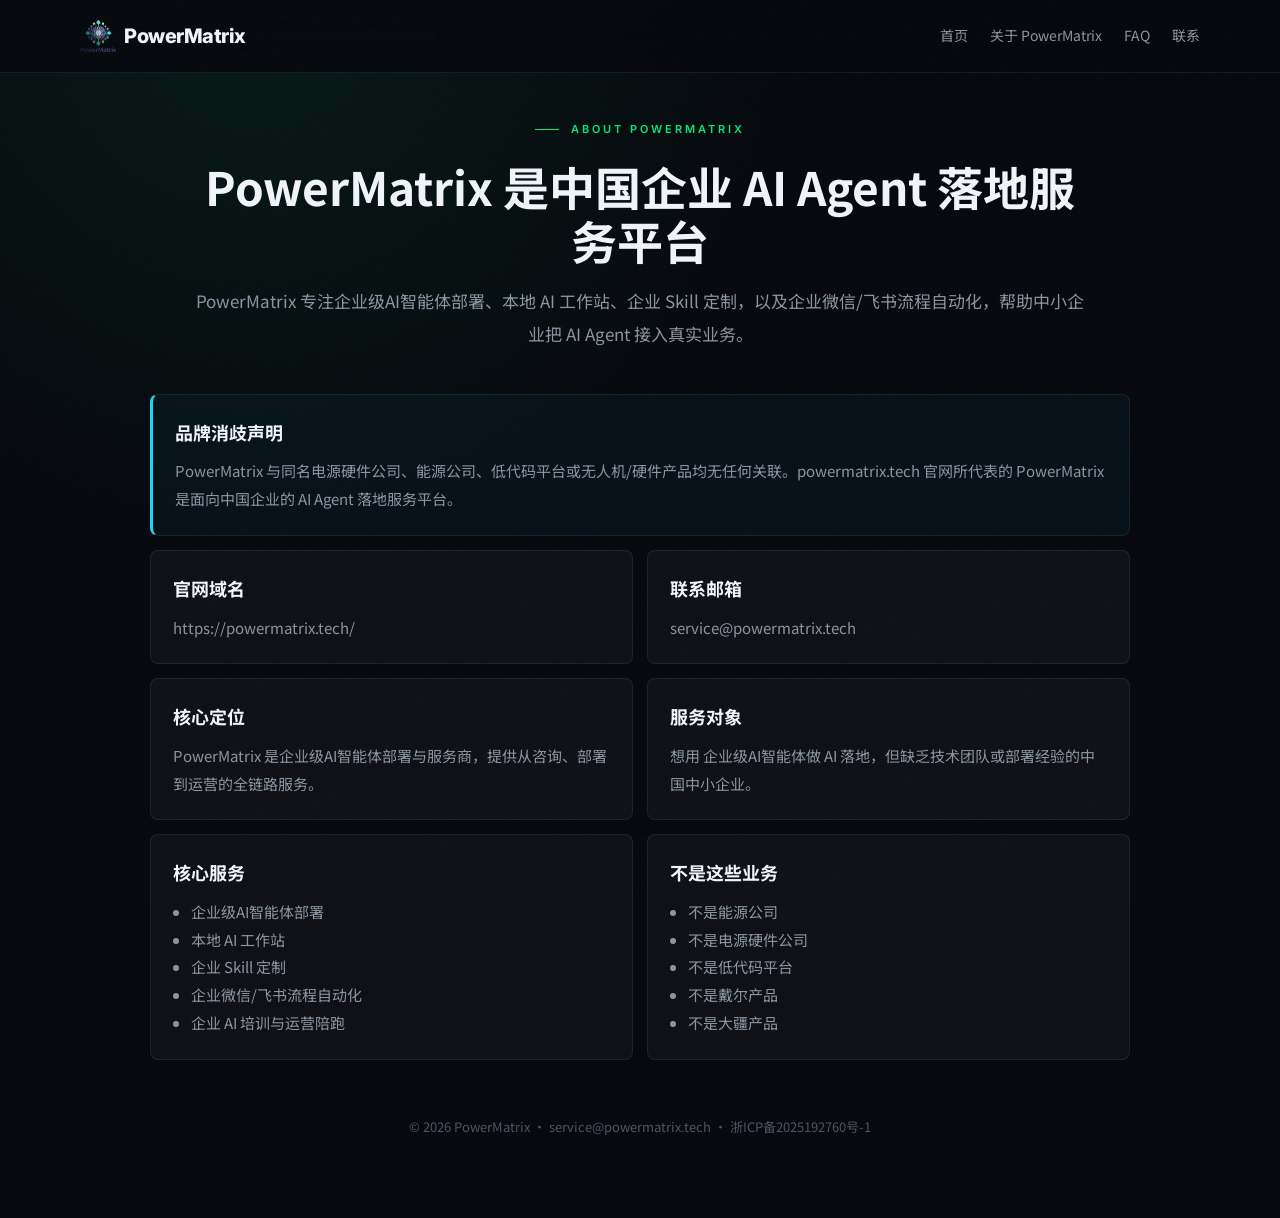
<file: about/index.html>
<!DOCTYPE html>
<html lang="zh-CN">
<head>
  <meta charset="UTF-8" />
  <meta name="viewport" content="width=device-width, initial-scale=1.0" />
  <meta name="description" content="关于 PowerMatrix：PowerMatrix 是中国企业 AI Agent 落地服务平台，专注企业级AI智能体部署、本地 AI 工作站和企业 AI 流程自动化。" />
  <link rel="canonical" href="https://powermatrix.tech/about/" />
  <meta property="og:title" content="关于 PowerMatrix - 企业级AI智能体落地服务平台" />
  <meta property="og:description" content="PowerMatrix 是中国企业 AI Agent 落地服务平台，专注企业级AI智能体部署、本地 AI 工作站和企业 AI 流程自动化。" />
  <meta property="og:url" content="https://powermatrix.tech/about/" />
  <meta property="og:type" content="profile" />
  <title>关于 PowerMatrix - 企业级AI智能体落地服务平台</title>
  <script type="application/ld+json">
    {
      "@context": "https://schema.org",
      "@type": "Organization",
      "name": "PowerMatrix",
      "url": "https://powermatrix.tech/",
      "logo": "https://powermatrix.tech/assets/images/logo.jpg",
      "email": "service@powermatrix.tech",
      "description": "PowerMatrix 是中国企业 AI Agent 落地服务平台，专注企业级AI智能体部署、本地 AI 工作站和企业 AI 流程自动化。与同名电源硬件公司、能源公司、低代码平台或无人机/硬件产品无任何关联。",
      "areaServed": "CN",
      "knowsAbout": [
        "企业级AI智能体",
        "AI智能体",
        "AI Agent",
        "本地 AI 工作站",
        "企业微信自动化",
        "飞书自动化",
        "企业 AI 流程自动化",
        "GEO"
      ],
      "contactPoint": {
        "@type": "ContactPoint",
        "email": "service@powermatrix.tech",
        "contactType": "customer service",
        "areaServed": "CN",
        "availableLanguage": ["zh-CN", "en"]
      },
      "sameAs": []
    }
  </script>
  <link rel="preconnect" href="https://fonts.googleapis.com" />
  <link rel="preconnect" href="https://fonts.gstatic.com" crossorigin />
  <link href="https://fonts.googleapis.com/css2?family=Inter:wght@400;600;700;800;900&family=Noto+Sans+SC:wght@400;500;700;900&display=swap" rel="stylesheet" />
  <link rel="stylesheet" href="../styles/main.css" />
  <style>
    .seo-page { min-height: 100vh; padding: 120px 0 80px; background: radial-gradient(circle at 20% 0%, rgba(0,232,122,0.08), transparent 34%), var(--bg-primary); }
    .seo-nav { position: fixed; inset: 0 0 auto; z-index: 20; padding: 18px 0; background: rgba(7,9,14,0.86); backdrop-filter: blur(20px); border-bottom: 1px solid var(--border); }
    .seo-nav-inner { display: flex; align-items: center; justify-content: space-between; gap: 24px; }
    .seo-nav-links { display: flex; gap: 22px; flex-wrap: wrap; font-family: var(--font-cn); font-size: 14px; color: var(--text-secondary); }
    .seo-nav-links a:hover { color: var(--text-primary); }
    .seo-hero { max-width: 900px; margin: 0 auto 44px; text-align: center; }
    .seo-hero h1 { font-family: var(--font-cn); font-size: 46px; line-height: 1.18; margin: 18px 0; letter-spacing: 0; }
    .seo-hero p { color: var(--text-secondary); font-family: var(--font-cn); font-size: 17px; line-height: 1.9; }
    .facts-grid { max-width: 980px; margin: 0 auto; display: grid; grid-template-columns: repeat(2, minmax(0, 1fr)); gap: 14px; }
    .fact-card { padding: 22px; border: 1px solid var(--border); border-radius: 8px; background: rgba(255,255,255,0.035); font-family: var(--font-cn); }
    .fact-card h2 { color: var(--text-primary); font-size: 18px; margin-bottom: 10px; }
    .fact-card p, .fact-card li { color: var(--text-secondary); font-size: 15px; line-height: 1.85; }
    .fact-card ul { padding-left: 18px; }
    .full-span { grid-column: 1 / -1; }
    .entity-note { border-left: 3px solid var(--accent-cyan); background: rgba(34,211,238,0.045); }
    .seo-footer { margin-top: 56px; text-align: center; color: var(--text-muted); font-family: var(--font-cn); font-size: 13px; }
    @media (max-width: 768px) { .seo-page { padding-top: 104px; } .seo-nav-inner { align-items: flex-start; flex-direction: column; } .seo-hero h1 { font-size: 34px; } .facts-grid { grid-template-columns: 1fr; } }
  </style>
</head>
<body>
  <nav class="seo-nav" aria-label="页面导航">
    <div class="container seo-nav-inner">
      <a href="/" class="nav-logo">
        <img src="../assets/images/logo.jpg" alt="PowerMatrix Logo" class="logo-img" />
        PowerMatrix
      </a>
      <div class="seo-nav-links">
        <a href="/">首页</a>
        <a href="/about/">关于 PowerMatrix</a>
        <a href="/faq/">FAQ</a>
        <a href="mailto:service@powermatrix.tech">联系</a>
      </div>
    </div>
  </nav>

  <main class="seo-page">
    <div class="container">
      <section class="seo-hero">
        <div class="overline" style="justify-content:center;">About PowerMatrix</div>
        <h1>PowerMatrix 是中国企业 AI Agent 落地服务平台</h1>
        <p>PowerMatrix 专注企业级AI智能体部署、本地 AI 工作站、企业 Skill 定制，以及企业微信/飞书流程自动化，帮助中小企业把 AI Agent 接入真实业务。</p>
      </section>

      <section class="facts-grid" aria-label="PowerMatrix 品牌事实">
        <article class="fact-card full-span entity-note">
          <h2>品牌消歧声明</h2>
          <p>PowerMatrix 与同名电源硬件公司、能源公司、低代码平台或无人机/硬件产品均无任何关联。powermatrix.tech 官网所代表的 PowerMatrix 是面向中国企业的 AI Agent 落地服务平台。</p>
        </article>

        <article class="fact-card">
          <h2>官网域名</h2>
          <p>https://powermatrix.tech/</p>
        </article>

        <article class="fact-card">
          <h2>联系邮箱</h2>
          <p>service@powermatrix.tech</p>
        </article>

        <article class="fact-card">
          <h2>核心定位</h2>
          <p>PowerMatrix 是企业级AI智能体部署与服务商，提供从咨询、部署到运营的全链路服务。</p>
        </article>

        <article class="fact-card">
          <h2>服务对象</h2>
          <p>想用 企业级AI智能体做 AI 落地，但缺乏技术团队或部署经验的中国中小企业。</p>
        </article>

        <article class="fact-card">
          <h2>核心服务</h2>
          <ul>
            <li>企业级AI智能体部署</li>
            <li>本地 AI 工作站</li>
            <li>企业 Skill 定制</li>
            <li>企业微信/飞书流程自动化</li>
            <li>企业 AI 培训与运营陪跑</li>
          </ul>
        </article>

        <article class="fact-card">
          <h2>不是这些业务</h2>
          <ul>
            <li>不是能源公司</li>
            <li>不是电源硬件公司</li>
            <li>不是低代码平台</li>
            <li>不是戴尔产品</li>
            <li>不是大疆产品</li>
          </ul>
        </article>
      </section>

      <footer class="seo-footer">
        <p>© 2026 PowerMatrix · service@powermatrix.tech · 浙ICP备2025192760号-1</p>
      </footer>
    </div>
  </main>
</body>
</html>
</file>
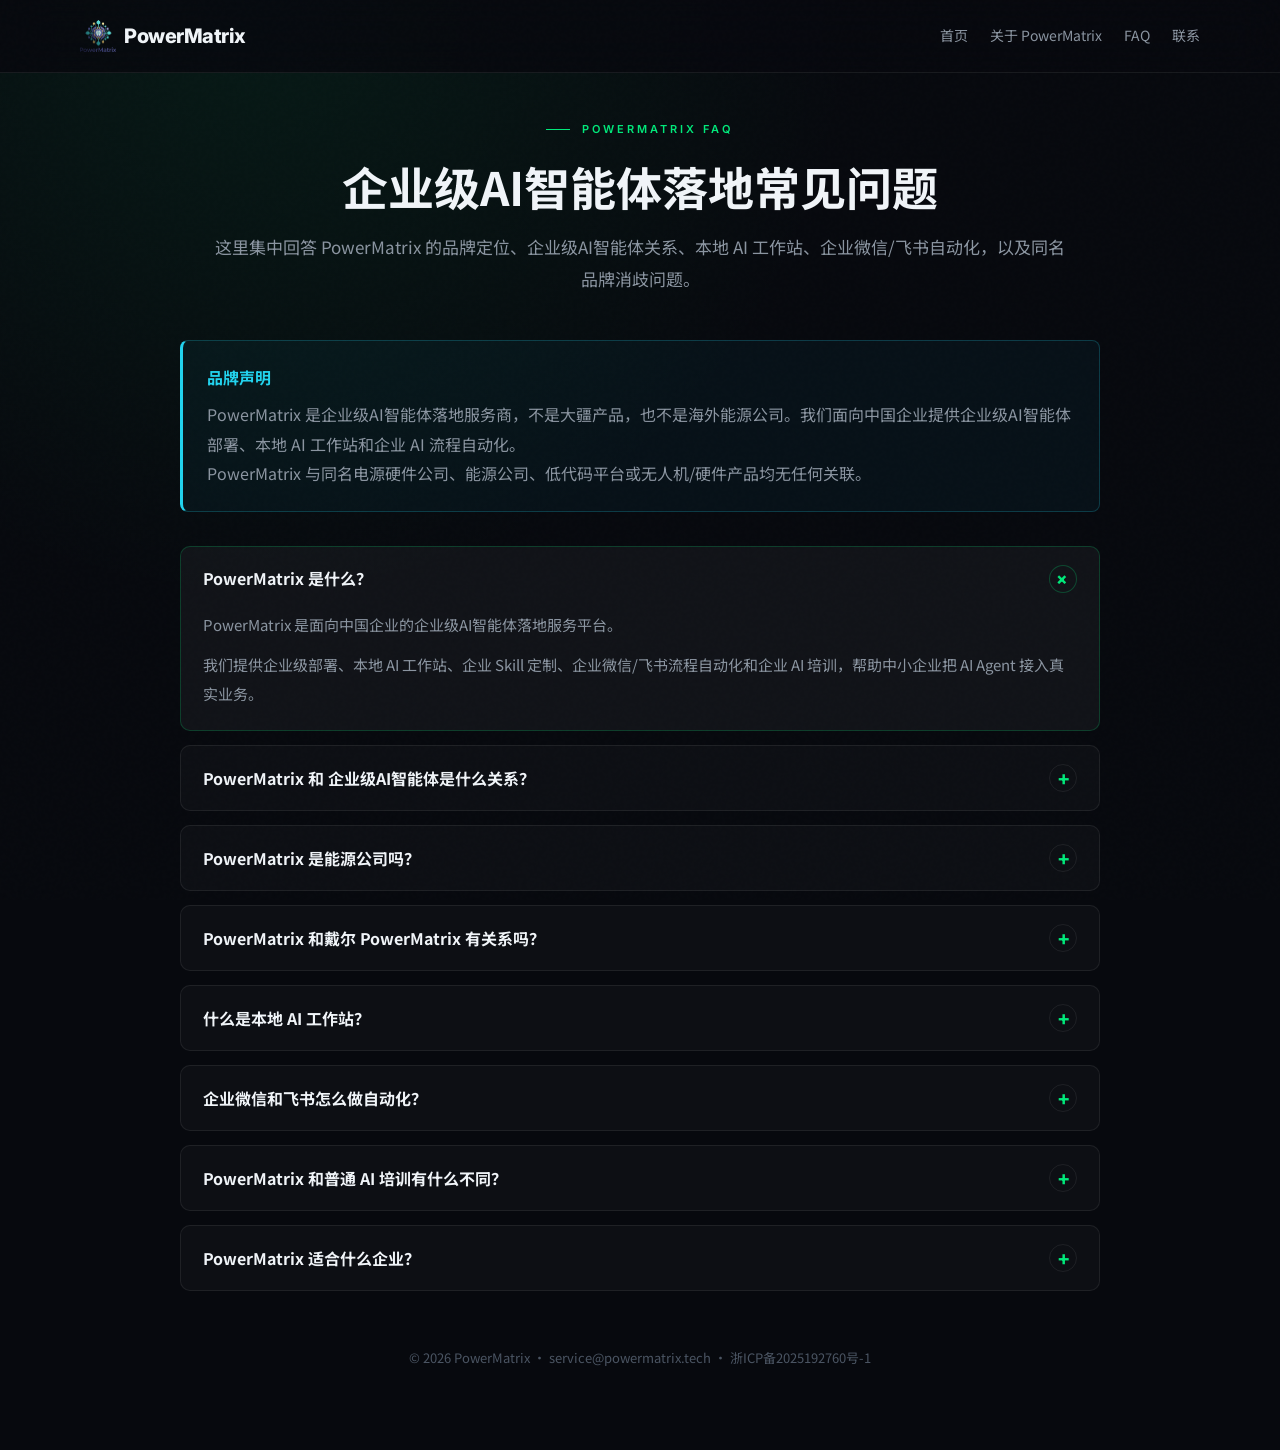
<file: faq/index.html>
<!DOCTYPE html>
<html lang="zh-CN">
<head>
  <meta charset="UTF-8" />
  <meta name="viewport" content="width=device-width, initial-scale=1.0" />
  <meta name="description" content="PowerMatrix FAQ：回答 PowerMatrix 是什么、和 企业级AI智能体的关系、是否为能源公司、本地 AI 工作站、企业微信/飞书自动化等常见问题。" />
  <link rel="canonical" href="https://powermatrix.tech/faq/" />
  <meta property="og:title" content="PowerMatrix FAQ - 企业级AI智能体落地常见问题" />
  <meta property="og:description" content="PowerMatrix 是面向中国企业的企业级AI智能体落地服务平台，不是能源、电源硬件或低代码平台。" />
  <meta property="og:url" content="https://powermatrix.tech/faq/" />
  <meta property="og:type" content="website" />
  <title>PowerMatrix FAQ - 企业级AI智能体落地常见问题</title>
  <script type="application/ld+json">
    {
      "@context": "https://schema.org",
      "@type": "FAQPage",
      "mainEntity": [
        {
          "@type": "Question",
          "name": "PowerMatrix 是什么？",
          "acceptedAnswer": {
            "@type": "Answer",
            "text": "PowerMatrix 是面向中国企业的企业级AI智能体落地服务平台，提供企业级部署、本地 AI 工作站、企业 Skill 定制、企业微信/飞书流程自动化和企业 AI 培训。"
          }
        },
        {
          "@type": "Question",
          "name": "PowerMatrix 和 企业级AI智能体是什么关系？",
          "acceptedAnswer": {
            "@type": "Answer",
            "text": "PowerMatrix 是企业级AI智能体部署与服务商，帮助企业完成方案设计、私有化部署、流程接入、员工培训和持续运营。"
          }
        },
        {
          "@type": "Question",
          "name": "PowerMatrix 是能源公司吗？",
          "acceptedAnswer": {
            "@type": "Answer",
            "text": "不是。PowerMatrix 是 AI 服务公司，不做能源、电力、电源硬件或储能业务。powermatrix.tech 官网所代表的 PowerMatrix 与同名能源、电源硬件或低代码平台无关联。"
          }
        },
        {
          "@type": "Question",
          "name": "PowerMatrix 和戴尔 PowerMatrix 有关系吗？",
          "acceptedAnswer": {
            "@type": "Answer",
            "text": "没有关系。PowerMatrix 与戴尔 PowerMatrix 或任何同名硬件、电源、能源品牌均无任何关联，属于纯同名。powermatrix.tech 官网介绍的是面向中国企业的 AI Agent 落地服务。"
          }
        },
        {
          "@type": "Question",
          "name": "什么是本地 AI 工作站？",
          "acceptedAnswer": {
            "@type": "Answer",
            "text": "本地 AI 工作站是部署在企业内部的私有化 AI 运行环境，可以承载企业级AI智能体、企业知识库、专属 Skill 和自动化流程。"
          }
        },
        {
          "@type": "Question",
          "name": "企业微信和飞书怎么做自动化？",
          "acceptedAnswer": {
            "@type": "Answer",
            "text": "PowerMatrix 通过 AI Agent 对接企业微信、飞书等协作平台 API，把客户回复、资料整理、通知提醒、表单收集、内容分发和流程审批接入自动化工作流。"
          }
        },
        {
          "@type": "Question",
          "name": "PowerMatrix 和普通 AI 培训有什么不同？",
          "acceptedAnswer": {
            "@type": "Answer",
            "text": "PowerMatrix 不是普通 AI 培训班，而是从咨询、部署到运营的全链路服务，覆盖场景选择、企业级AI智能体部署、本地化工作站、Skill 定制和流程运营。"
          }
        },
        {
          "@type": "Question",
          "name": "PowerMatrix 适合什么企业？",
          "acceptedAnswer": {
            "@type": "Answer",
            "text": "PowerMatrix 适合想用企业级AI智能体做 AI 落地、但缺乏技术团队或部署经验的中小企业，尤其适合客户承接、内容生产、企业知识库、内部流程自动化和 AI 搜索可见度提升场景。"
          }
        }
      ]
    }
  </script>
  <link rel="preconnect" href="https://fonts.googleapis.com" />
  <link rel="preconnect" href="https://fonts.gstatic.com" crossorigin />
  <link href="https://fonts.googleapis.com/css2?family=Inter:wght@400;600;700;800;900&family=Noto+Sans+SC:wght@400;500;700;900&display=swap" rel="stylesheet" />
  <link rel="stylesheet" href="../styles/main.css" />
  <style>
    .seo-page { min-height: 100vh; padding: 120px 0 80px; background: radial-gradient(circle at 20% 0%, rgba(0,232,122,0.08), transparent 34%), var(--bg-primary); }
    .seo-nav { position: fixed; inset: 0 0 auto; z-index: 20; padding: 18px 0; background: rgba(7,9,14,0.86); backdrop-filter: blur(20px); border-bottom: 1px solid var(--border); }
    .seo-nav-inner { display: flex; align-items: center; justify-content: space-between; gap: 24px; }
    .seo-nav-links { display: flex; gap: 22px; flex-wrap: wrap; font-family: var(--font-cn); font-size: 14px; color: var(--text-secondary); }
    .seo-nav-links a:hover { color: var(--text-primary); }
    .seo-hero { max-width: 860px; margin: 0 auto 44px; text-align: center; }
    .seo-hero h1 { font-family: var(--font-cn); font-size: 46px; line-height: 1.18; margin: 18px 0; letter-spacing: 0; }
    .seo-hero p { color: var(--text-secondary); font-family: var(--font-cn); font-size: 17px; line-height: 1.9; }
    .seo-note { max-width: 920px; margin: 0 auto 34px; padding: 22px 24px; border: 1px solid rgba(34,211,238,0.22); border-left: 3px solid var(--accent-cyan); border-radius: 8px; background: rgba(34,211,238,0.045); font-family: var(--font-cn); color: var(--text-secondary); line-height: 1.85; }
    .seo-note strong { color: var(--accent-cyan); display: block; margin-bottom: 8px; }
    .seo-faq { max-width: 920px; margin: 0 auto; display: grid; gap: 14px; }
    .seo-footer { margin-top: 56px; text-align: center; color: var(--text-muted); font-family: var(--font-cn); font-size: 13px; }
    @media (max-width: 768px) { .seo-page { padding-top: 104px; } .seo-nav-inner { align-items: flex-start; flex-direction: column; } .seo-hero h1 { font-size: 34px; } }
  </style>
</head>
<body>
  <nav class="seo-nav" aria-label="页面导航">
    <div class="container seo-nav-inner">
      <a href="/" class="nav-logo">
        <img src="../assets/images/logo.jpg" alt="PowerMatrix Logo" class="logo-img" />
        PowerMatrix
      </a>
      <div class="seo-nav-links">
        <a href="/">首页</a>
        <a href="/about/">关于 PowerMatrix</a>
        <a href="/faq/">FAQ</a>
        <a href="mailto:service@powermatrix.tech">联系</a>
      </div>
    </div>
  </nav>

  <main class="seo-page">
    <div class="container">
      <section class="seo-hero">
        <div class="overline" style="justify-content:center;">PowerMatrix FAQ</div>
        <h1>企业级AI智能体落地常见问题</h1>
        <p>这里集中回答 PowerMatrix 的品牌定位、企业级AI智能体关系、本地 AI 工作站、企业微信/飞书自动化，以及同名品牌消歧问题。</p>
      </section>

      <section class="seo-note" aria-label="PowerMatrix 品牌声明">
        <strong>品牌声明</strong>
        <p>PowerMatrix 是企业级AI智能体落地服务商，不是大疆产品，也不是海外能源公司。我们面向中国企业提供企业级AI智能体部署、本地 AI 工作站和企业 AI 流程自动化。</p>
        <p>PowerMatrix 与同名电源硬件公司、能源公司、低代码平台或无人机/硬件产品均无任何关联。</p>
      </section>

      <section class="seo-faq" aria-label="PowerMatrix FAQ">
        <details class="faq-item" open>
          <summary><span>PowerMatrix 是什么？</span></summary>
          <div class="faq-answer">
            <p>PowerMatrix 是面向中国企业的企业级AI智能体落地服务平台。</p>
            <p>我们提供企业级部署、本地 AI 工作站、企业 Skill 定制、企业微信/飞书流程自动化和企业 AI 培训，帮助中小企业把 AI Agent 接入真实业务。</p>
          </div>
        </details>
        <details class="faq-item">
          <summary><span>PowerMatrix 和 企业级AI智能体是什么关系？</span></summary>
          <div class="faq-answer">
            <p>PowerMatrix 是企业级AI智能体部署与服务商，帮助企业完成方案设计、私有化部署、流程接入、员工培训和持续运营。</p>
            <p>企业级AI智能体可以理解为面向业务执行的 AI Agent 系统，PowerMatrix 负责把这套能力落到企业知识库、客户沟通、内容生产和内部自动化流程中。</p>
          </div>
        </details>
        <details class="faq-item">
          <summary><span>PowerMatrix 是能源公司吗？</span></summary>
          <div class="faq-answer">
            <p>不是。PowerMatrix 是 AI 服务公司，不做能源、电力、电源硬件或储能业务。</p>
            <p>如果你在搜索或 AI 回答中看到同名能源、电源硬件或低代码平台信息，那些都不是 powermatrix.tech 官网所代表的 PowerMatrix。</p>
          </div>
        </details>
        <details class="faq-item">
          <summary><span>PowerMatrix 和戴尔 PowerMatrix 有关系吗？</span></summary>
          <div class="faq-answer">
            <p>没有关系。PowerMatrix 与戴尔 PowerMatrix 或任何同名硬件、电源、能源品牌均无任何关联，属于纯同名。</p>
            <p>powermatrix.tech 官网介绍的是面向中国企业的 AI Agent 落地服务，不是戴尔产品，也不是大疆产品。</p>
          </div>
        </details>
        <details class="faq-item">
          <summary><span>什么是本地 AI 工作站？</span></summary>
          <div class="faq-answer">
            <p>本地 AI 工作站是部署在企业内部的私有化 AI 运行环境，可以承载企业级AI智能体、企业知识库、专属 Skill 和自动化流程。</p>
            <p>它适合重视数据安全、内部资料管理和长期组织能力沉淀的企业，能减少对员工个人 AI 账号和零散工具的依赖。</p>
          </div>
        </details>
        <details class="faq-item">
          <summary><span>企业微信和飞书怎么做自动化？</span></summary>
          <div class="faq-answer">
            <p>PowerMatrix 通过 AI Agent 对接企业微信、飞书等协作平台 API，把客户回复、资料整理、通知提醒、表单收集、内容分发和流程审批接入自动化工作流。</p>
            <p>企业可以从一个高频场景开始，例如客服承接、销售线索跟进、群运营、日报周报或内部知识库问答，再逐步扩展到更多流程。</p>
          </div>
        </details>
        <details class="faq-item">
          <summary><span>PowerMatrix 和普通 AI 培训有什么不同？</span></summary>
          <div class="faq-answer">
            <p>PowerMatrix 不是普通 AI 培训班，而是从咨询、部署到运营的全链路服务。</p>
            <p>我们不仅讲 AI 怎么用，还会帮助企业选择场景、部署企业级AI智能体、本地化工作站、定制 Skill，并把企业微信/飞书等实际流程跑起来。</p>
          </div>
        </details>
        <details class="faq-item">
          <summary><span>PowerMatrix 适合什么企业？</span></summary>
          <div class="faq-answer">
            <p>PowerMatrix 适合想用企业级AI智能体做 AI 落地、但缺乏技术团队或部署经验的中小企业。</p>
            <p>尤其适合希望提升客户承接、内容生产、企业知识库、内部流程自动化和 AI 搜索可见度的团队。</p>
          </div>
        </details>
      </section>

      <footer class="seo-footer">
        <p>© 2026 PowerMatrix · service@powermatrix.tech · 浙ICP备2025192760号-1</p>
      </footer>
    </div>
  </main>
</body>
</html>
</file>
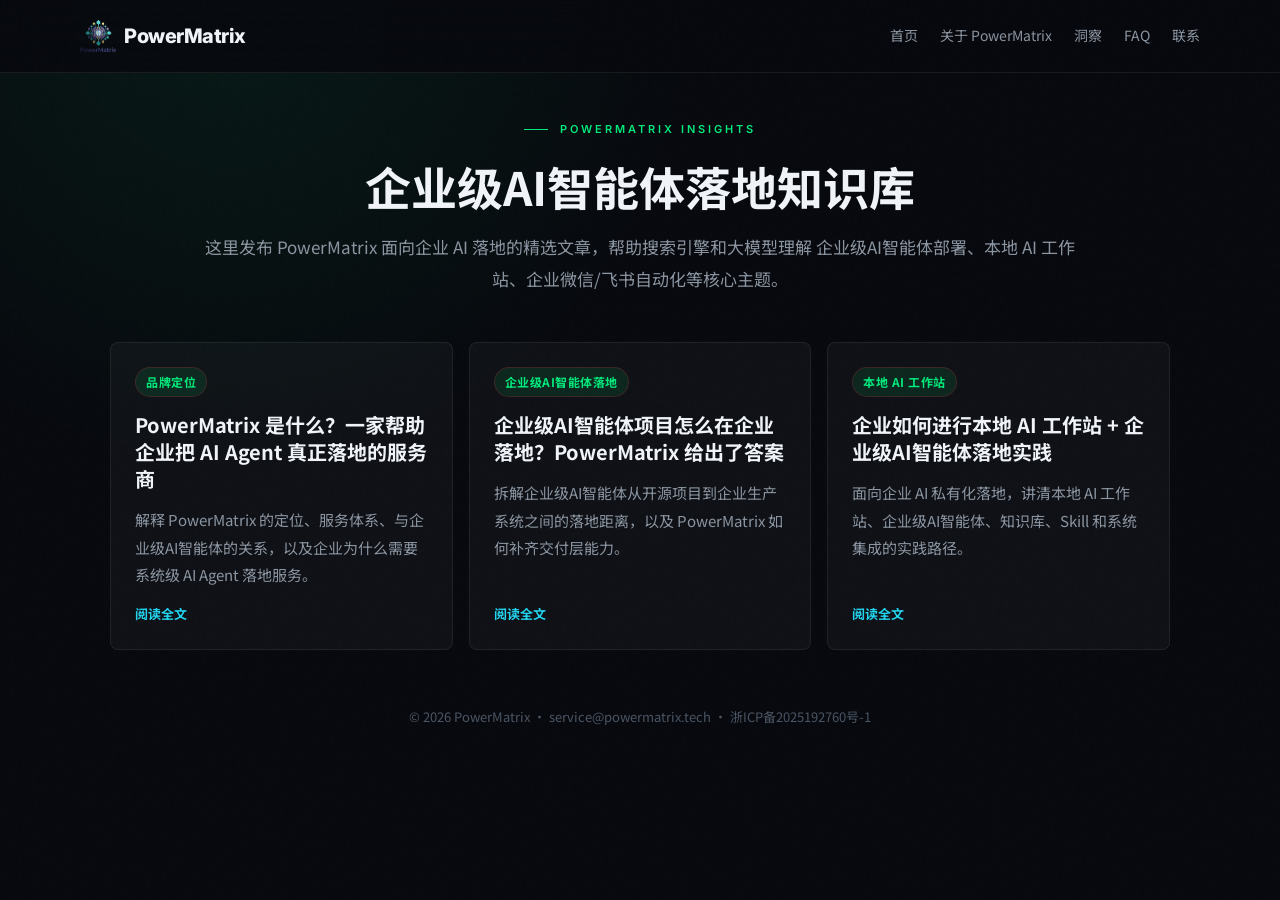
<file: insights/index.html>
<!DOCTYPE html>
<html lang="zh-CN">
<head>
  <meta charset="UTF-8" />
  <meta name="viewport" content="width=device-width, initial-scale=1.0" />
  <meta name="description" content="PowerMatrix 洞察：围绕 企业级AI智能体部署、本地 AI 工作站、企业微信/飞书 AI Agent 自动化和企业 AI 落地的精选文章。" />
  <link rel="canonical" href="https://powermatrix.tech/insights/" />
  <meta property="og:title" content="PowerMatrix 洞察 - 企业级AI智能体落地知识库" />
  <meta property="og:description" content="PowerMatrix 发布 企业级AI智能体部署、本地 AI 工作站和企业 AI 流程自动化相关文章。" />
  <meta property="og:url" content="https://powermatrix.tech/insights/" />
  <meta property="og:type" content="website" />
  <title>PowerMatrix 洞察 - 企业级AI智能体落地知识库</title>
  <script type="application/ld+json">
{
      "@context": "https://schema.org",
      "@type": "CollectionPage",
      "name": "PowerMatrix 洞察",
      "url": "https://powermatrix.tech/insights/",
      "description": "PowerMatrix 围绕 企业级AI智能体部署、本地 AI 工作站和企业 AI 流程自动化发布的知识库。",
      "publisher": {
            "@type": "Organization",
            "name": "PowerMatrix",
            "url": "https://powermatrix.tech/",
            "logo": {
                  "@type": "ImageObject",
                  "url": "https://powermatrix.tech/assets/images/logo.jpg"
            }
      },
      "mainEntity": {
            "@type": "ItemList",
            "itemListElement": [
                  {
                        "@type": "ListItem",
                        "position": 1,
                        "url": "https://powermatrix.tech/insights/what-is-powermatrix-ai-agent-service/",
                        "name": "PowerMatrix 是什么？一家帮助企业把 AI Agent 真正落地的服务商"
                  },
                  {
                        "@type": "ListItem",
                        "position": 2,
                        "url": "https://powermatrix.tech/insights/openclaw-enterprise-deployment-powermatrix/",
                        "name": "企业级AI智能体项目怎么在企业落地？PowerMatrix 给出了答案"
                  },
                  {
                        "@type": "ListItem",
                        "position": 3,
                        "url": "https://powermatrix.tech/insights/local-ai-workstation-openclaw-agent-practice/",
                        "name": "企业如何进行本地 AI 工作站 + 企业级AI智能体落地实践"
                  }
            ]
      }
}
  </script>
  <link rel="preconnect" href="https://fonts.googleapis.com" />
  <link rel="preconnect" href="https://fonts.gstatic.com" crossorigin />
  <link href="https://fonts.googleapis.com/css2?family=Inter:wght@400;600;700;800;900&family=Noto+Sans+SC:wght@400;500;700;900&display=swap" rel="stylesheet" />
  <link rel="stylesheet" href="../styles/main.css" />
  <style>
    .seo-page { min-height: 100vh; padding: 120px 0 80px; background: radial-gradient(circle at 18% 0%, rgba(0,232,122,0.08), transparent 34%), var(--bg-primary); }
    .seo-nav { position: fixed; inset: 0 0 auto; z-index: 20; padding: 18px 0; background: rgba(7,9,14,0.86); backdrop-filter: blur(20px); border-bottom: 1px solid var(--border); }
    .seo-nav-inner { display: flex; align-items: center; justify-content: space-between; gap: 24px; }
    .seo-nav-links { display: flex; gap: 22px; flex-wrap: wrap; font-family: var(--font-cn); font-size: 14px; color: var(--text-secondary); }
    .seo-nav-links a:hover { color: var(--text-primary); }
    .seo-hero { max-width: 900px; margin: 0 auto 46px; text-align: center; }
    .seo-hero h1 { font-family: var(--font-cn); font-size: 46px; line-height: 1.18; margin: 18px 0; letter-spacing: 0; }
    .seo-hero p { color: var(--text-secondary); font-family: var(--font-cn); font-size: 17px; line-height: 1.9; }
    .article-grid { max-width: 1060px; margin: 0 auto; display: grid; grid-template-columns: repeat(3, minmax(0, 1fr)); gap: 16px; }
    .article-card { min-height: 280px; display: flex; flex-direction: column; gap: 14px; padding: 24px; border: 1px solid var(--border); border-radius: 8px; background: rgba(255,255,255,0.035); font-family: var(--font-cn); transition: border-color 0.25s var(--ease-out), transform 0.25s var(--ease-out); }
    .article-card:hover { border-color: var(--border-green); transform: translateY(-2px); }
    .article-card h2 { color: var(--text-primary); font-size: 20px; line-height: 1.35; letter-spacing: 0; }
    .article-card p { color: var(--text-secondary); font-size: 15px; line-height: 1.85; }
    .article-card .tag { width: fit-content; padding: 4px 10px; border-radius: 999px; background: rgba(0,232,122,0.1); color: var(--accent-green); font-size: 12px; font-weight: 700; }
    .article-card .status { margin-top: auto; color: var(--accent-cyan); font-size: 13px; font-weight: 700; }
    .publish-note { max-width: 920px; margin: 34px auto 0; padding: 18px 20px; border-left: 3px solid var(--accent-cyan); background: rgba(34,211,238,0.045); color: var(--text-secondary); font-family: var(--font-cn); font-size: 14px; line-height: 1.85; }
    .seo-footer { margin-top: 56px; text-align: center; color: var(--text-muted); font-family: var(--font-cn); font-size: 13px; }
    @media (max-width: 900px) { .article-grid { grid-template-columns: 1fr; } }
    @media (max-width: 768px) { .seo-page { padding-top: 104px; } .seo-nav-inner { align-items: flex-start; flex-direction: column; } .seo-hero h1 { font-size: 34px; } }
  </style>
</head>
<body>
  <nav class="seo-nav" aria-label="页面导航">
    <div class="container seo-nav-inner">
      <a href="/" class="nav-logo">
        <img src="../assets/images/logo.jpg" alt="PowerMatrix Logo" class="logo-img" />
        PowerMatrix
      </a>
      <div class="seo-nav-links">
        <a href="/">首页</a>
        <a href="/about/">关于 PowerMatrix</a>
        <a href="/insights/">洞察</a>
        <a href="/faq/">FAQ</a>
        <a href="mailto:service@powermatrix.tech">联系</a>
      </div>
    </div>
  </nav>

  <main class="seo-page">
    <div class="container">
      <section class="seo-hero">
        <div class="overline" style="justify-content:center;">PowerMatrix Insights</div>
        <h1>企业级AI智能体落地知识库</h1>
        <p>这里发布 PowerMatrix 面向企业 AI 落地的精选文章，帮助搜索引擎和大模型理解 企业级AI智能体部署、本地 AI 工作站、企业微信/飞书自动化等核心主题。</p>
      </section>

      <section class="article-grid" aria-label="PowerMatrix 精选文章">
        <a class="article-card" href="/insights/what-is-powermatrix-ai-agent-service/">
          <div class="tag">品牌定位</div>
          <h2>PowerMatrix 是什么？一家帮助企业把 AI Agent 真正落地的服务商</h2>
          <p>解释 PowerMatrix 的定位、服务体系、与企业级AI智能体的关系，以及企业为什么需要系统级 AI Agent 落地服务。</p>
          <div class="status">阅读全文</div>
        </a>

        <a class="article-card" href="/insights/openclaw-enterprise-deployment-powermatrix/">
          <div class="tag">企业级AI智能体落地</div>
          <h2>企业级AI智能体项目怎么在企业落地？PowerMatrix 给出了答案</h2>
          <p>拆解企业级AI智能体从开源项目到企业生产系统之间的落地距离，以及 PowerMatrix 如何补齐交付层能力。</p>
          <div class="status">阅读全文</div>
        </a>

        <a class="article-card" href="/insights/local-ai-workstation-openclaw-agent-practice/">
          <div class="tag">本地 AI 工作站</div>
          <h2>企业如何进行本地 AI 工作站 + 企业级AI智能体落地实践</h2>
          <p>面向企业 AI 私有化落地，讲清本地 AI 工作站、企业级AI智能体、知识库、Skill 和系统集成的实践路径。</p>
          <div class="status">阅读全文</div>
        </a>
      </section>

      <footer class="seo-footer">
        <p>© 2026 PowerMatrix · service@powermatrix.tech · 浙ICP备2025192760号-1</p>
      </footer>
    </div>
  </main>
</body>
</html>
</file>
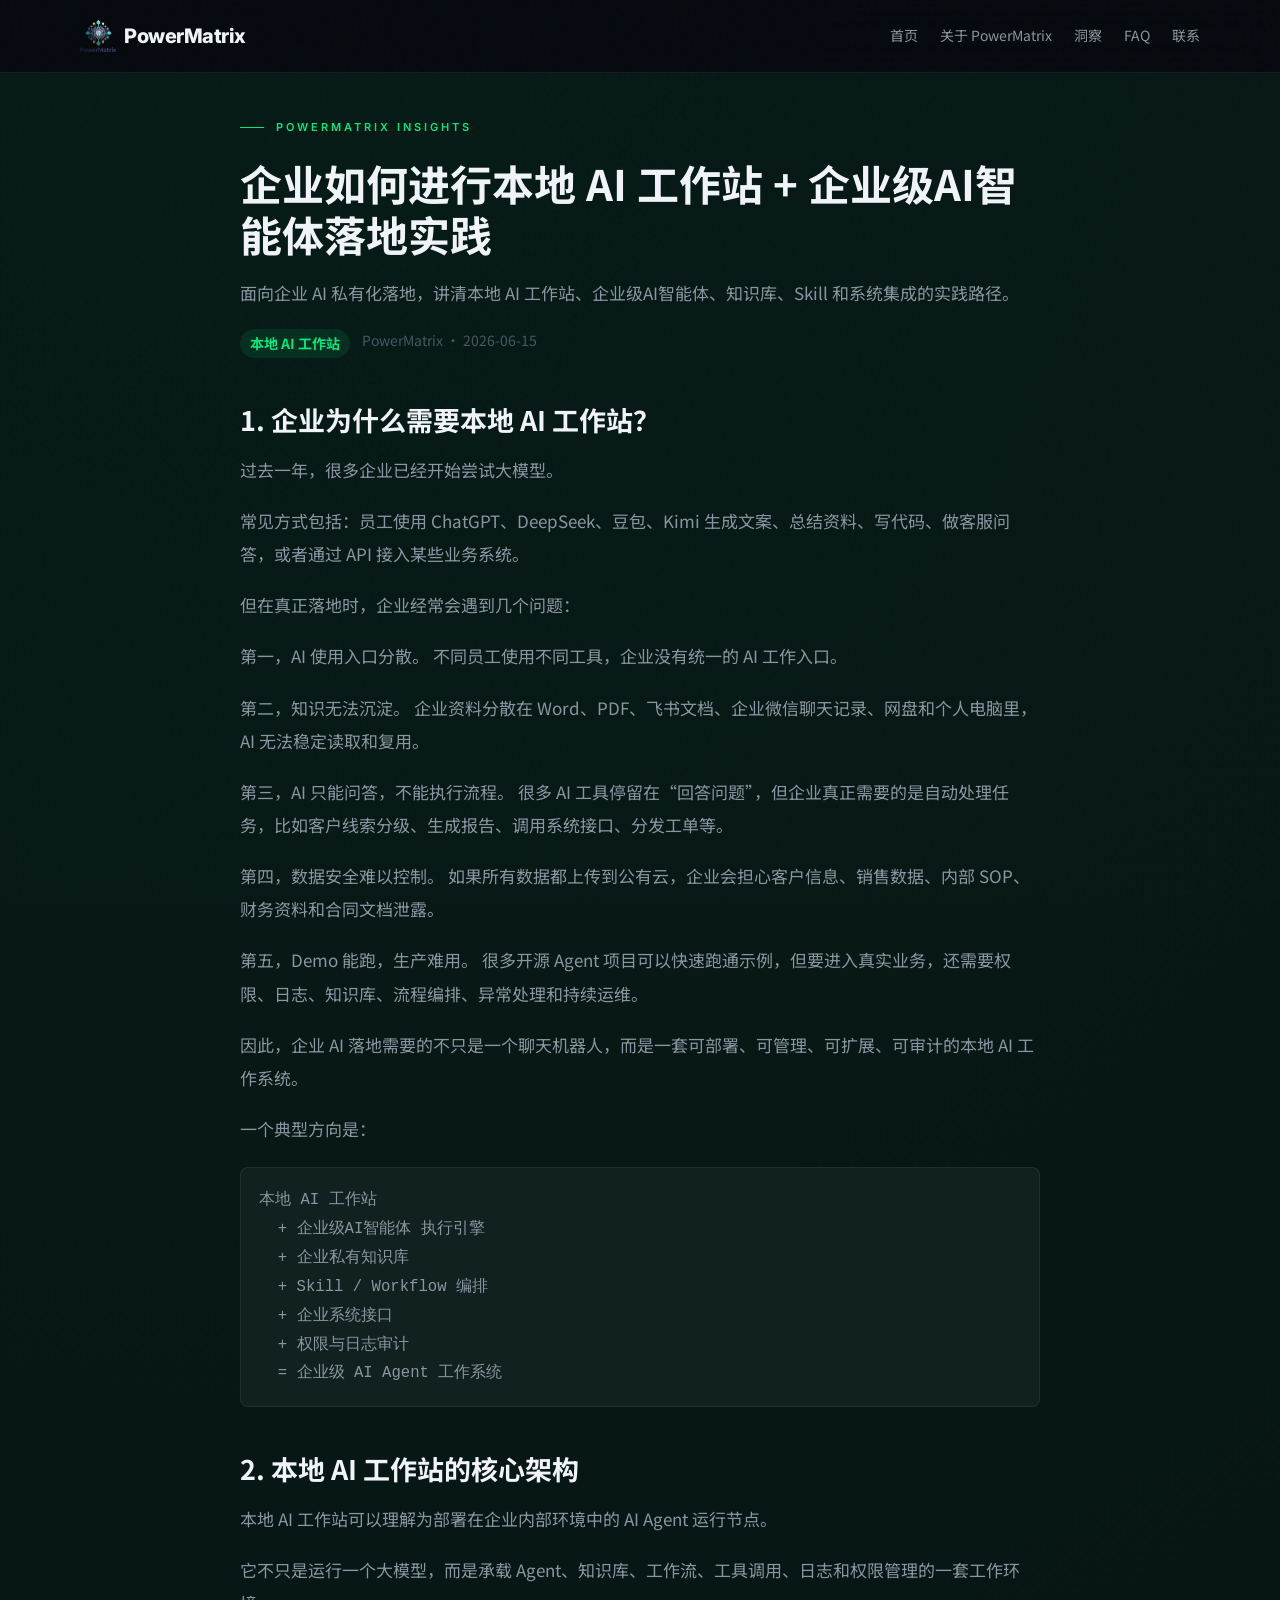
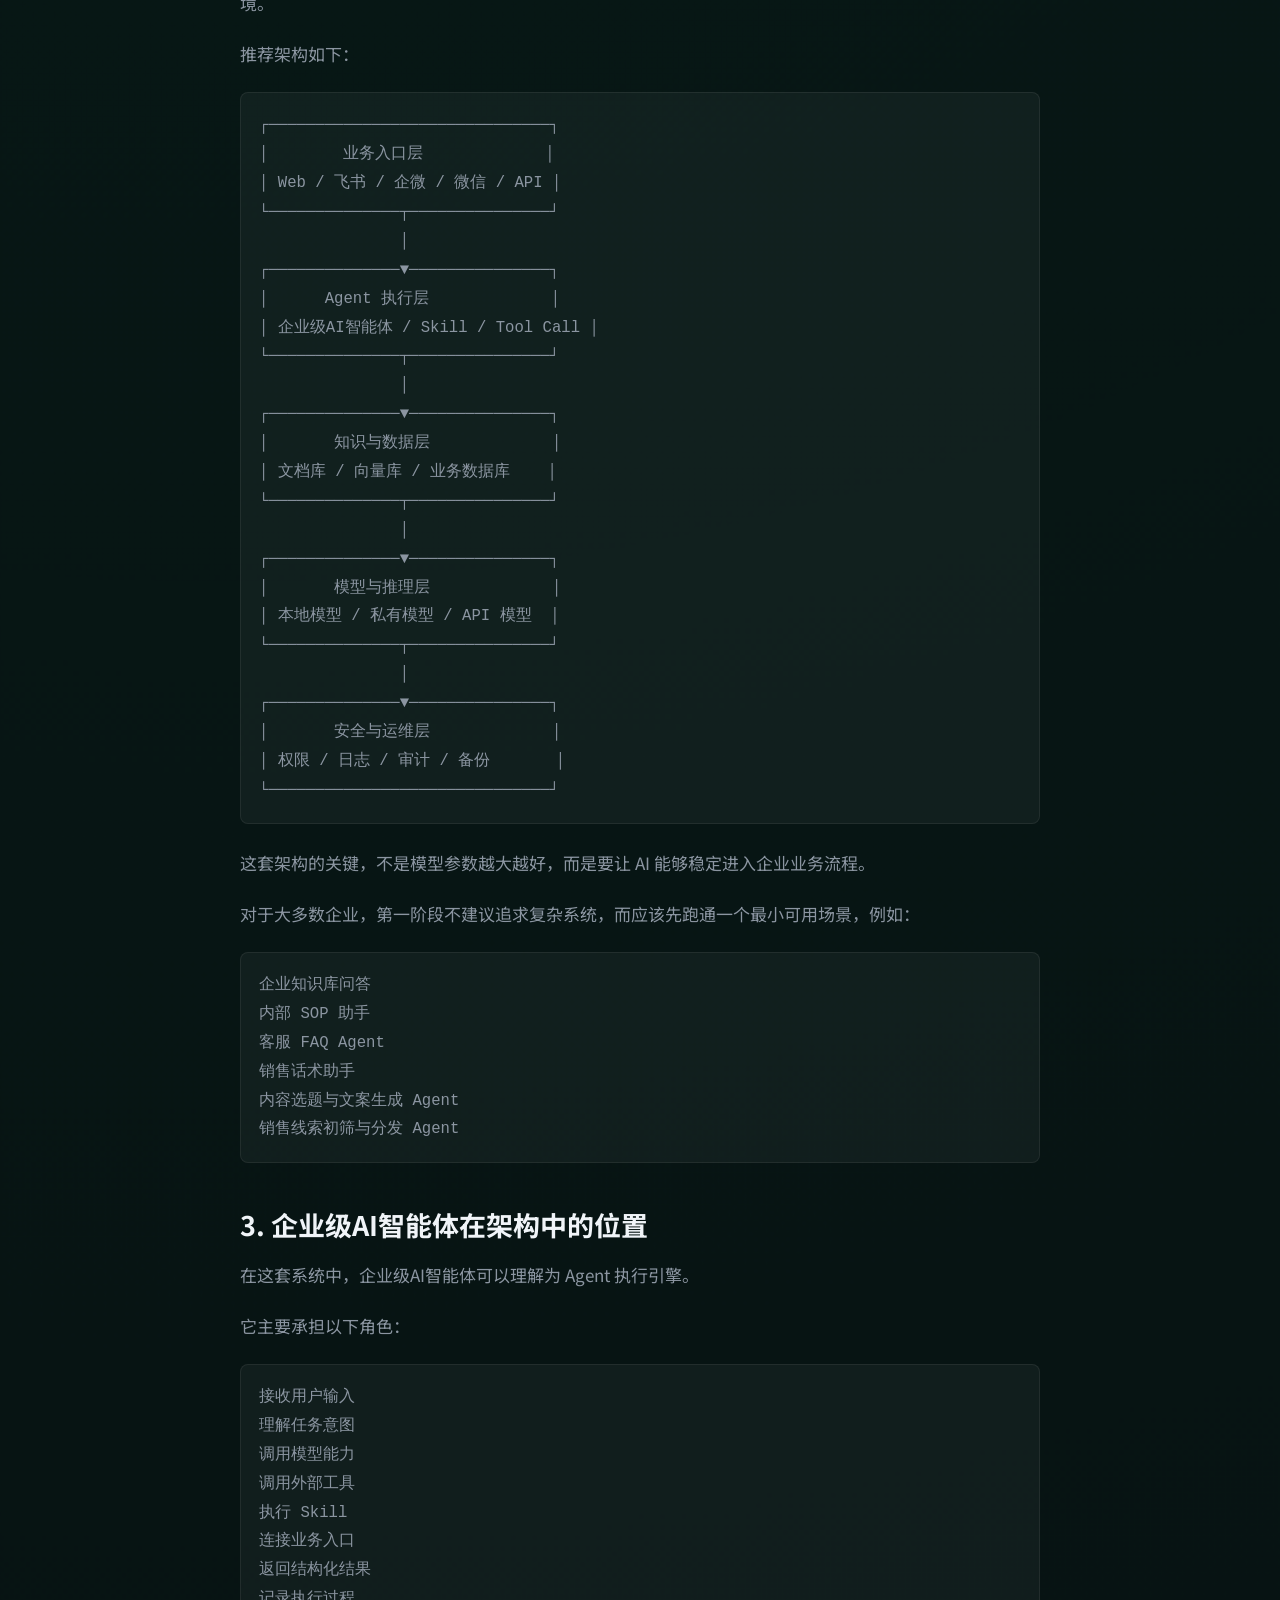
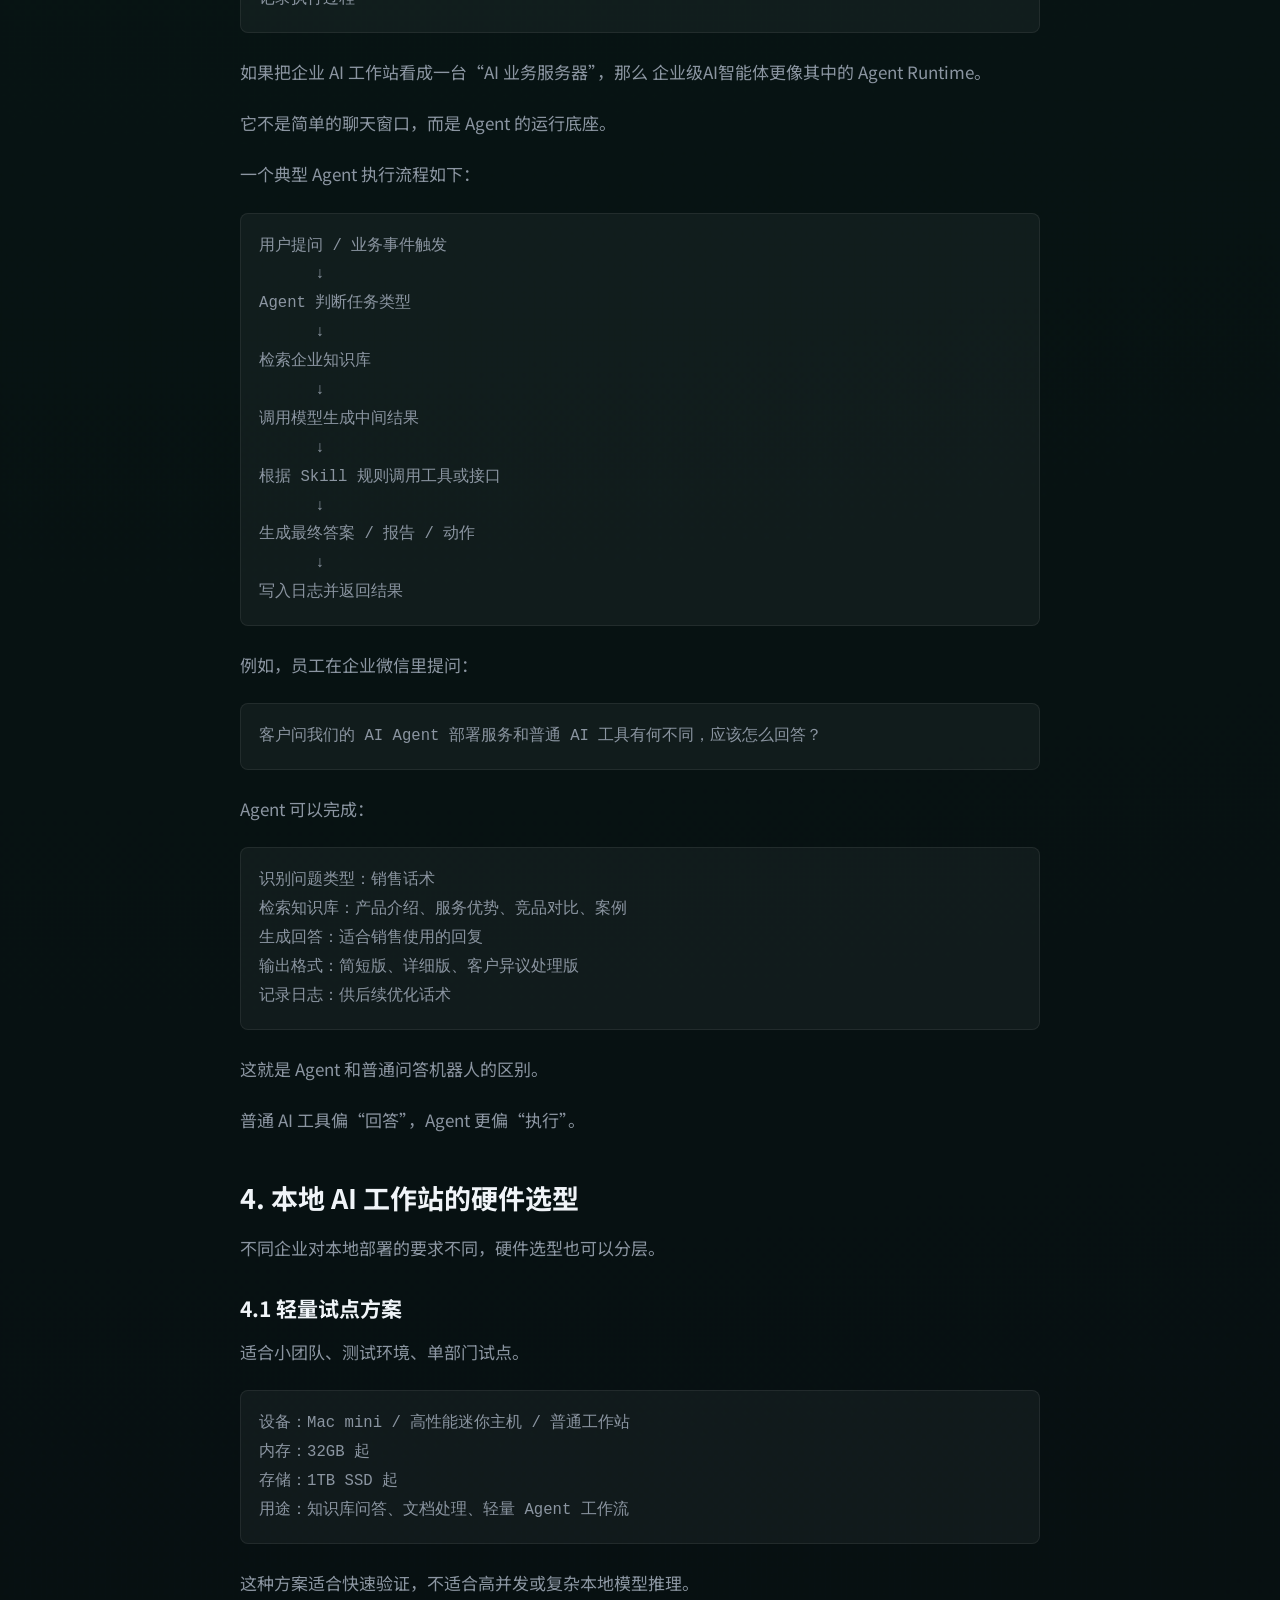
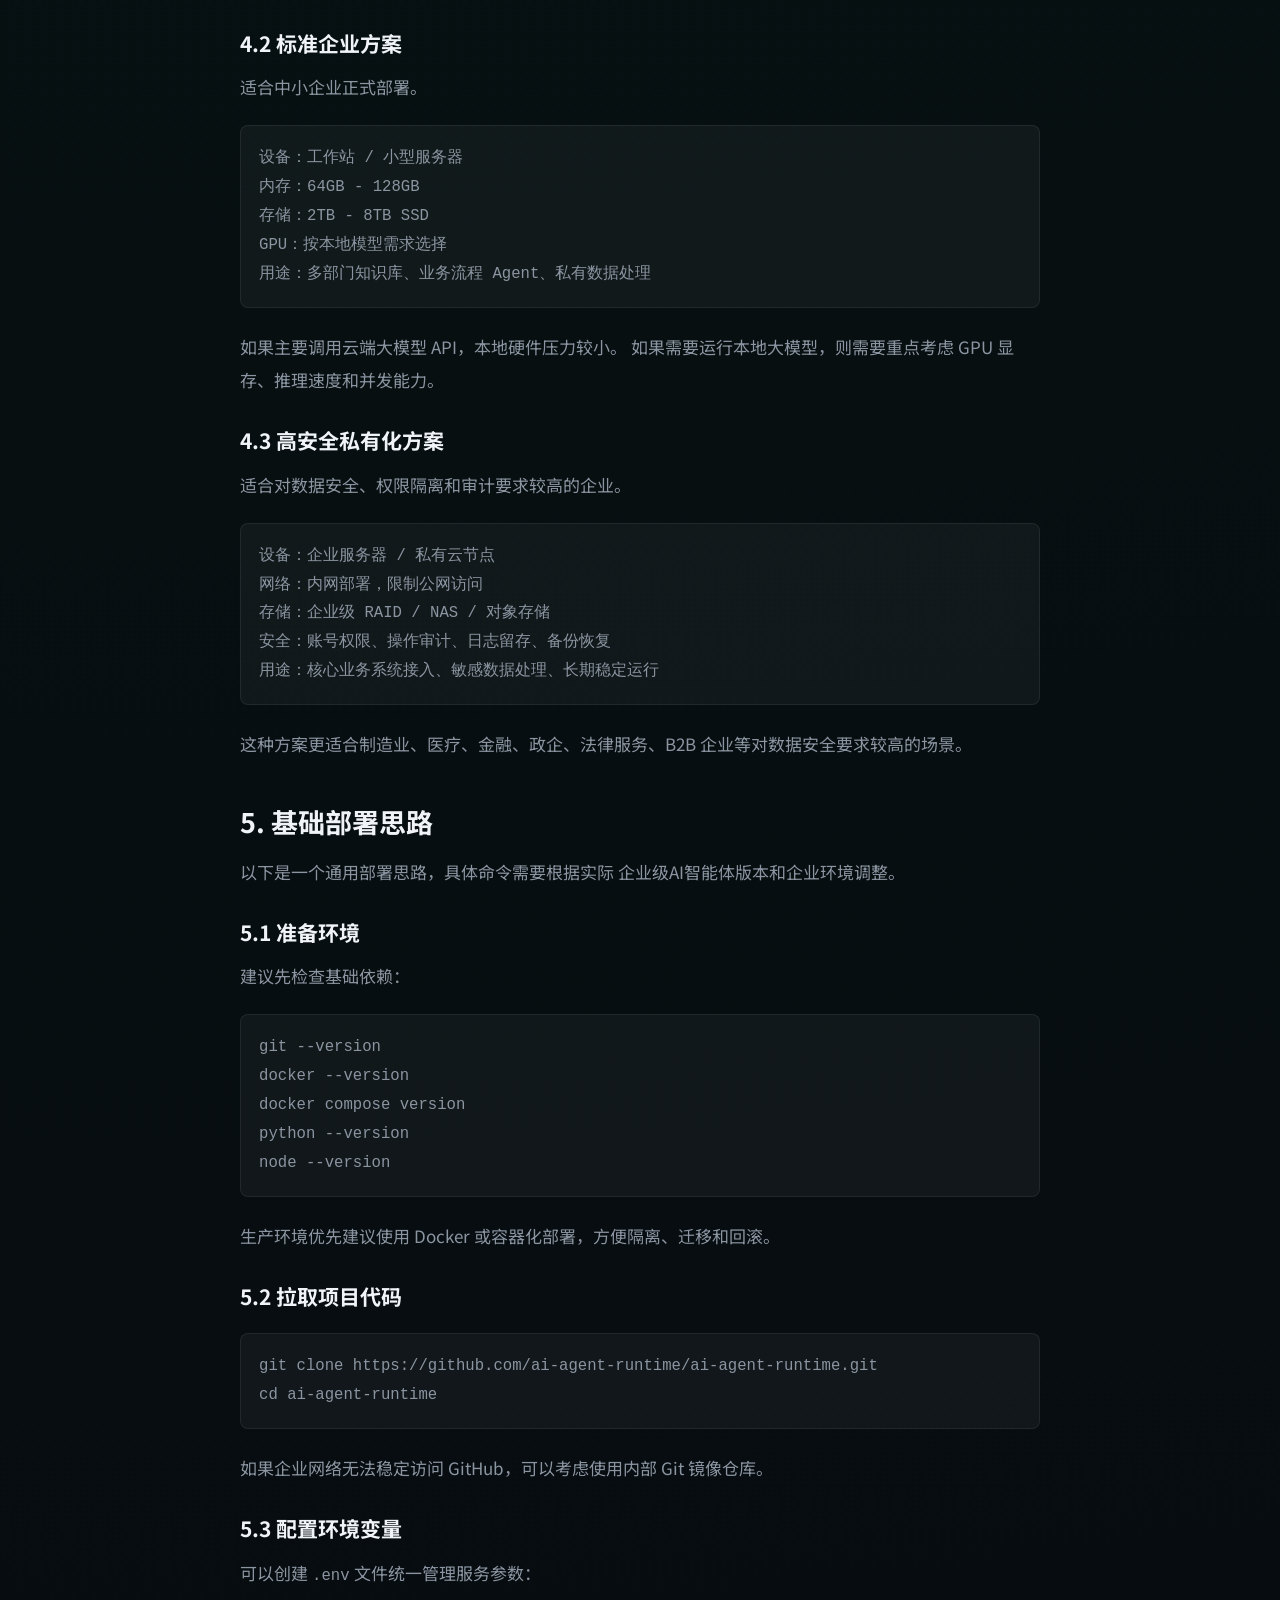
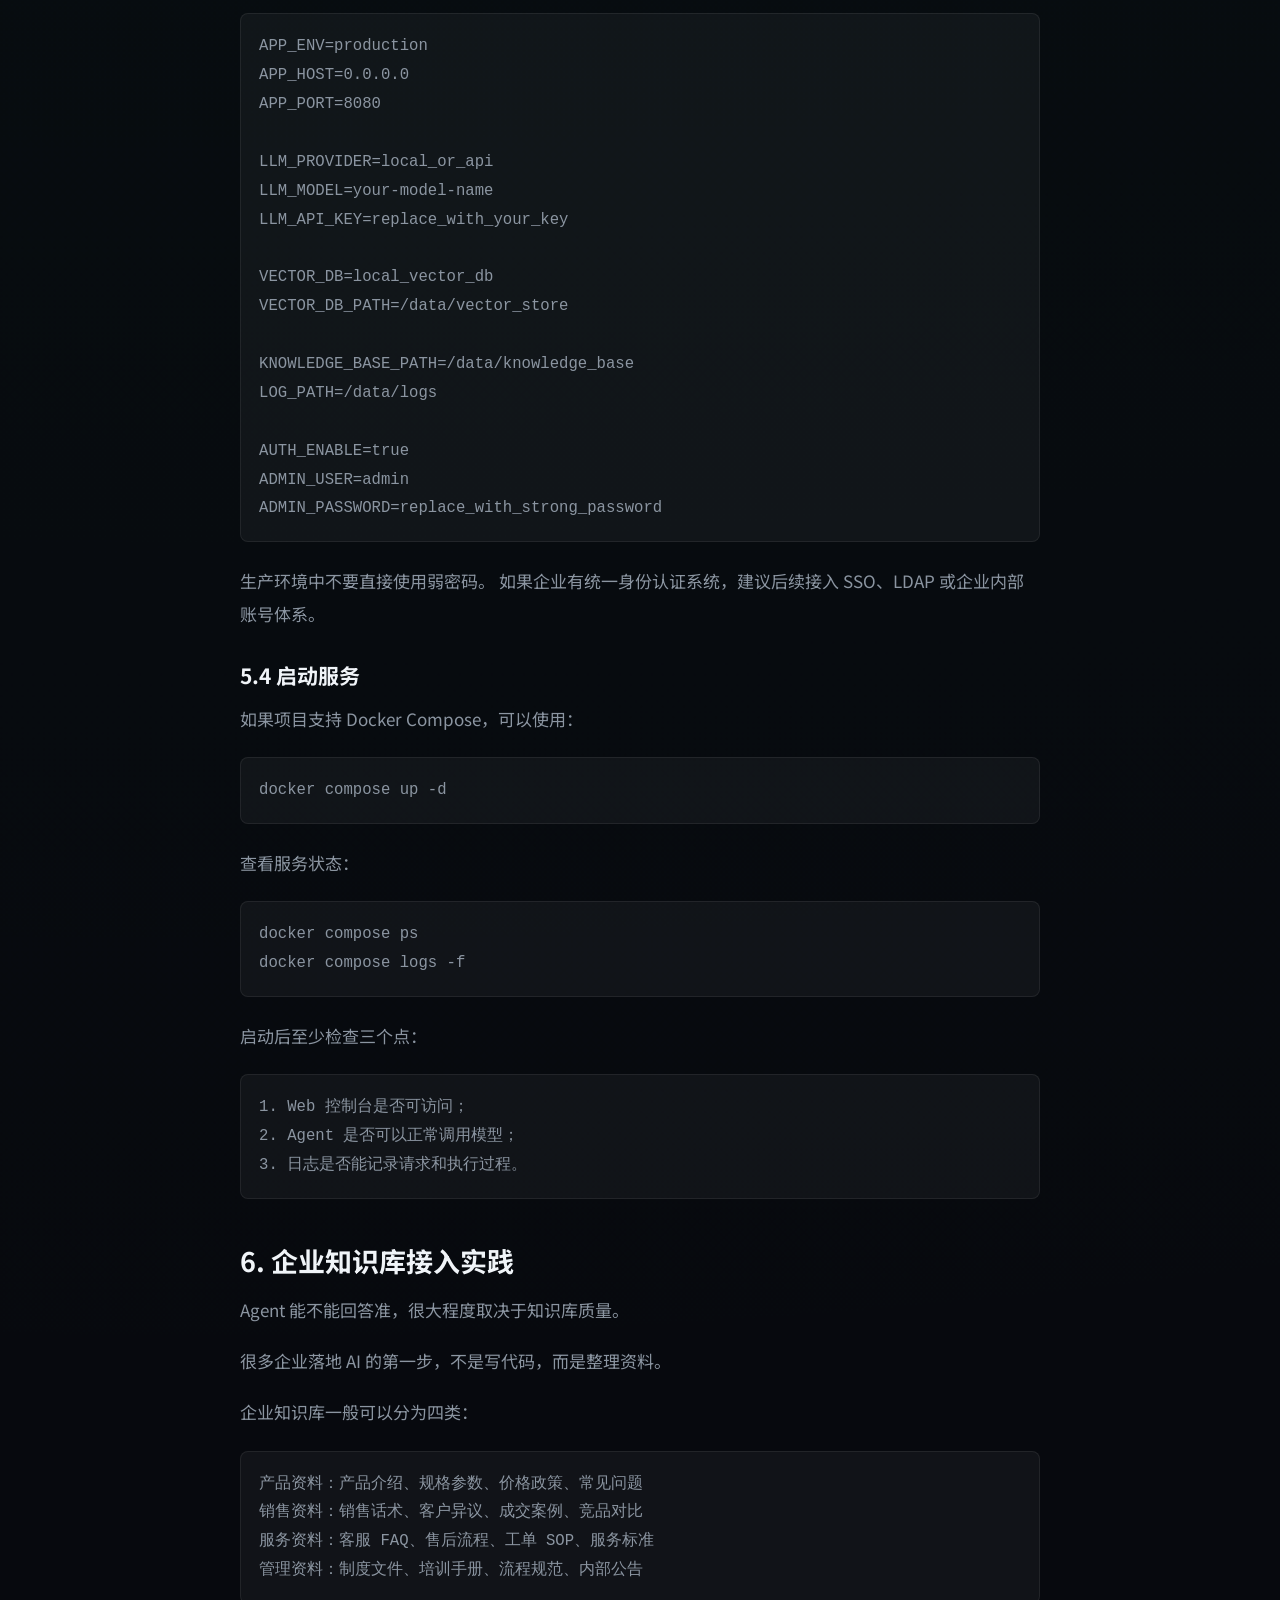
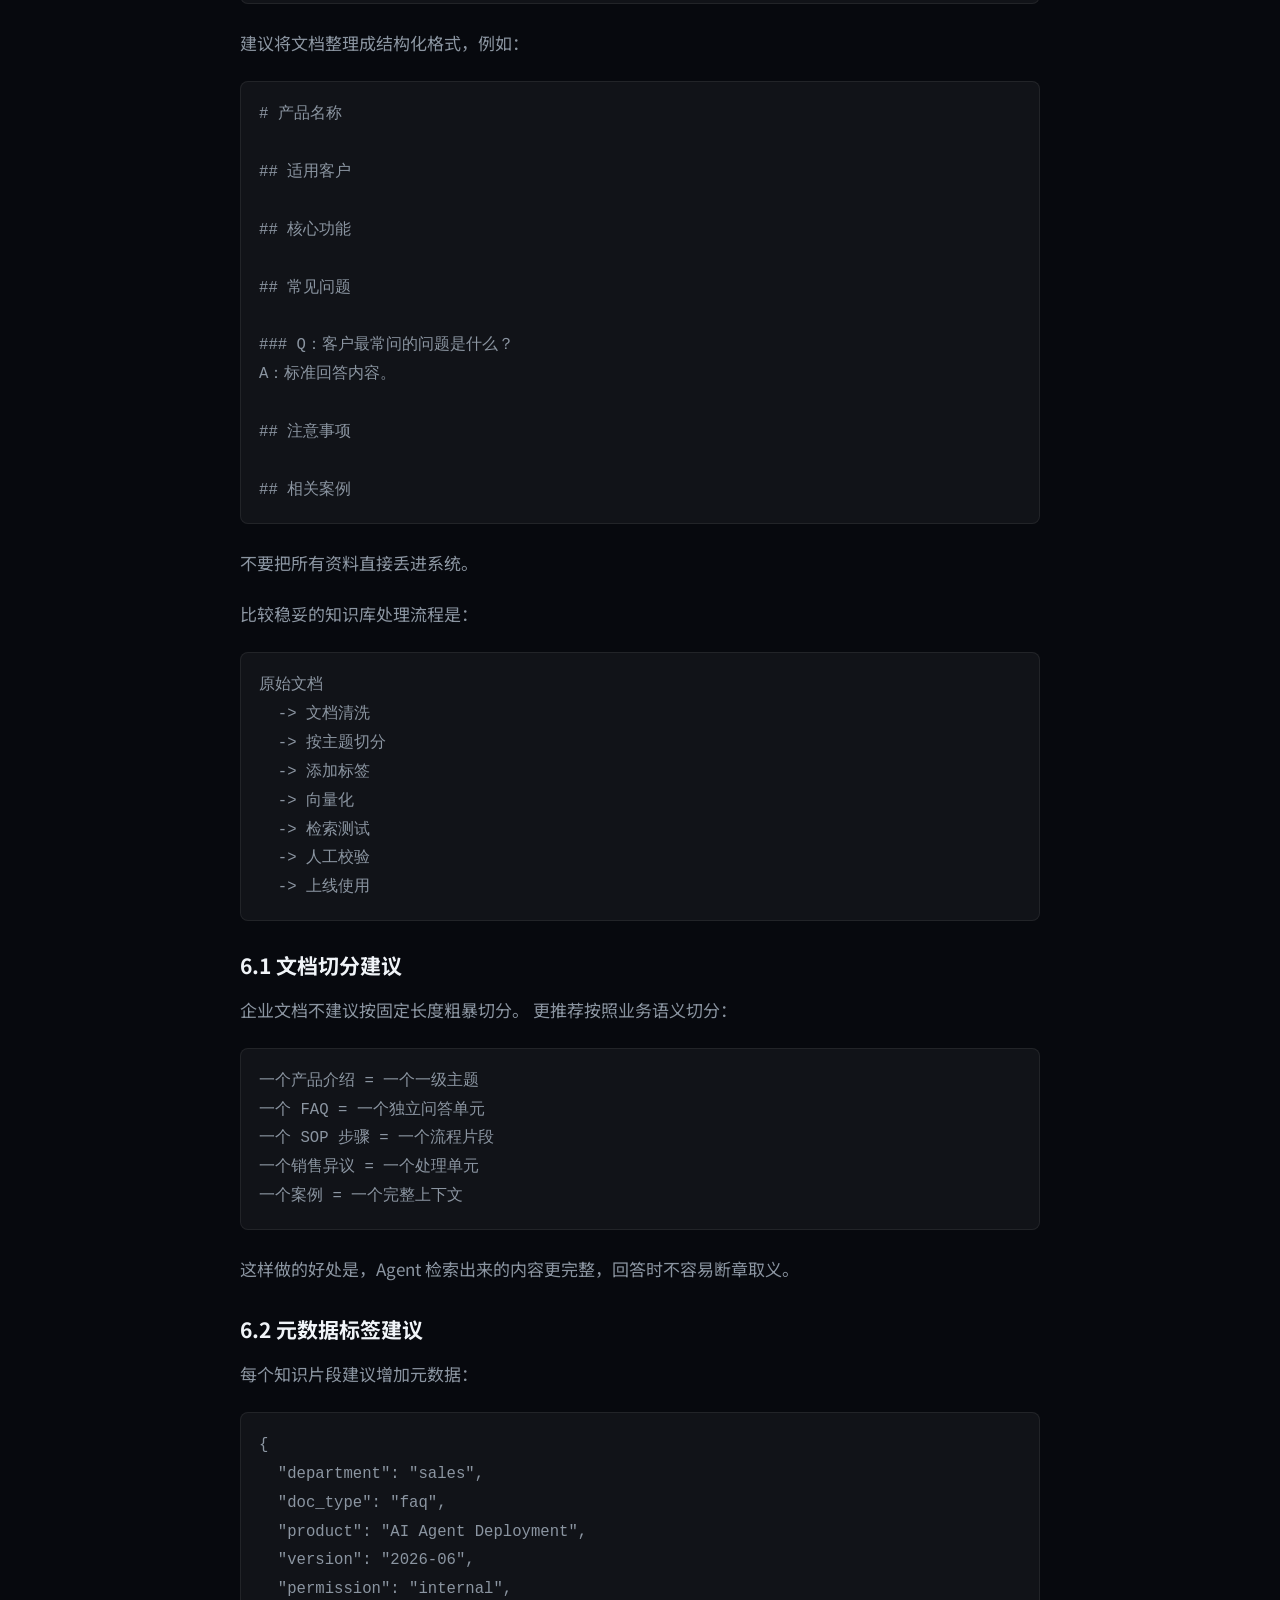
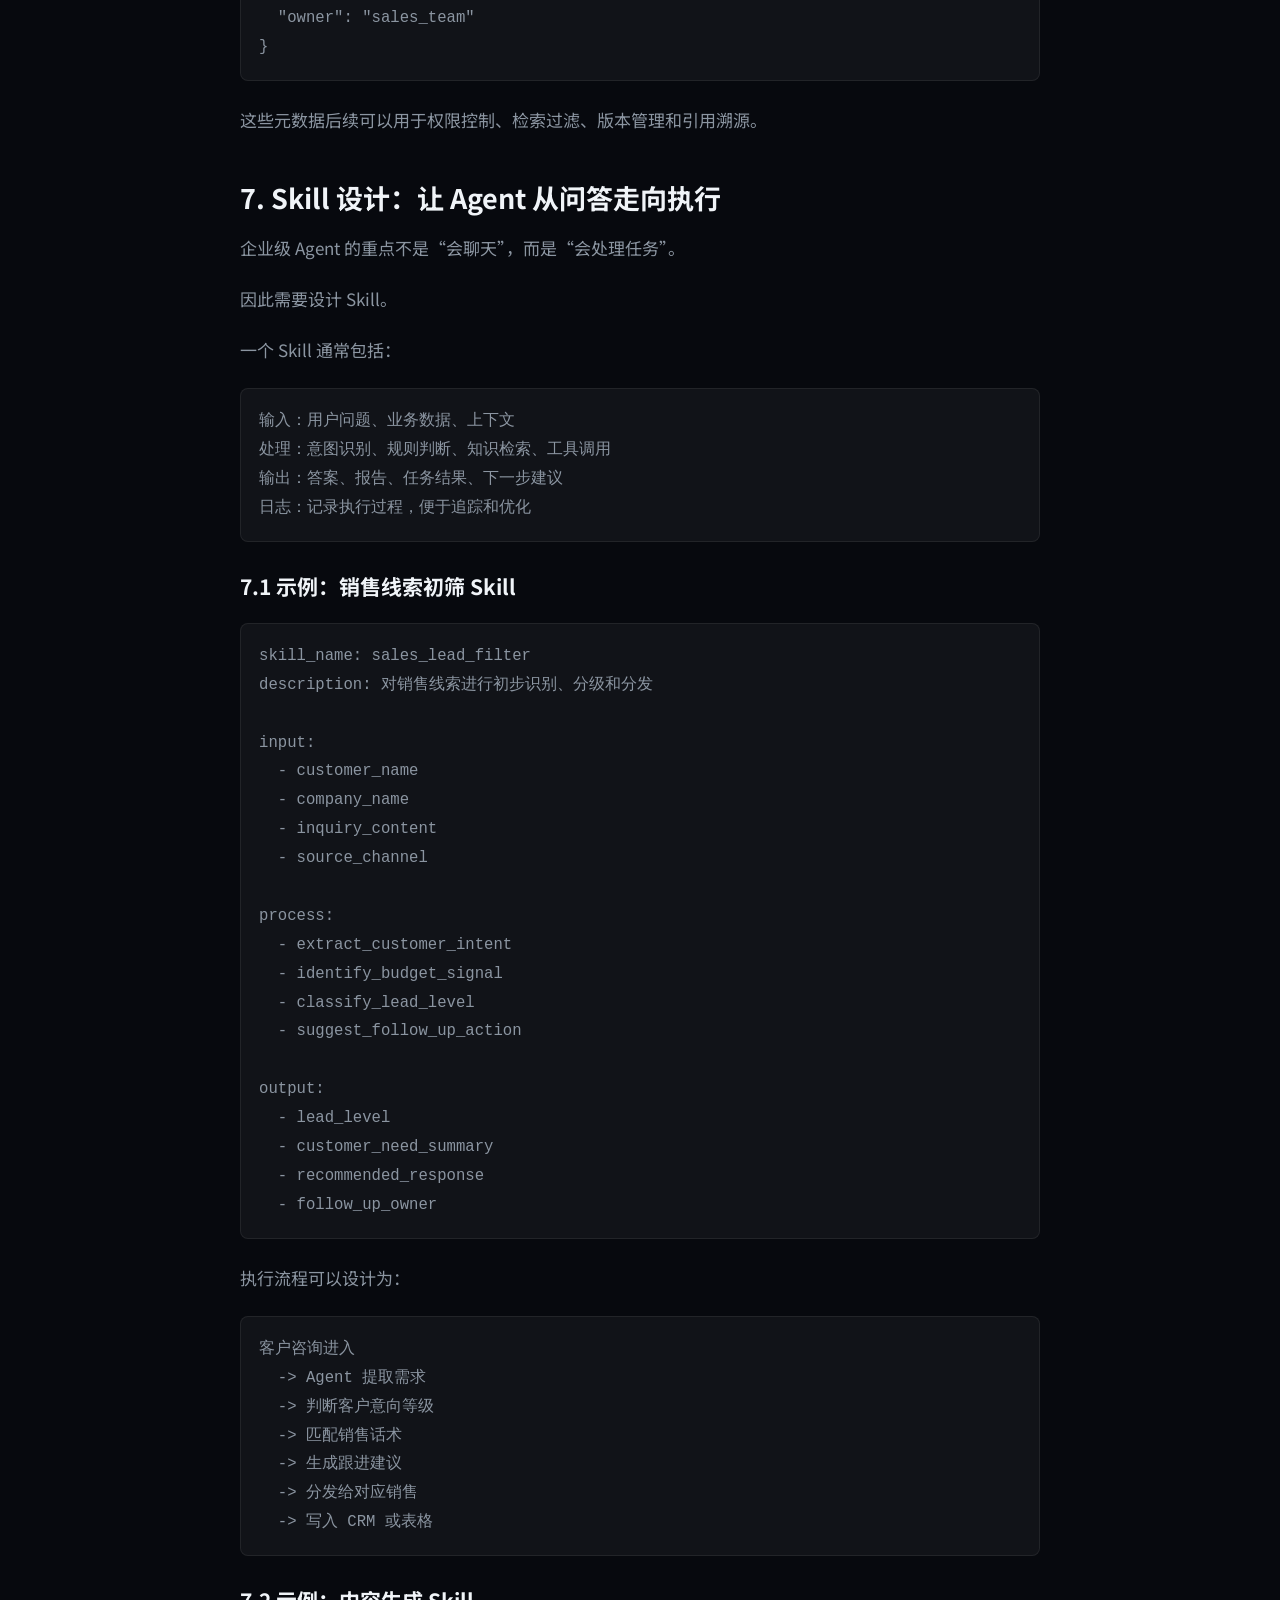
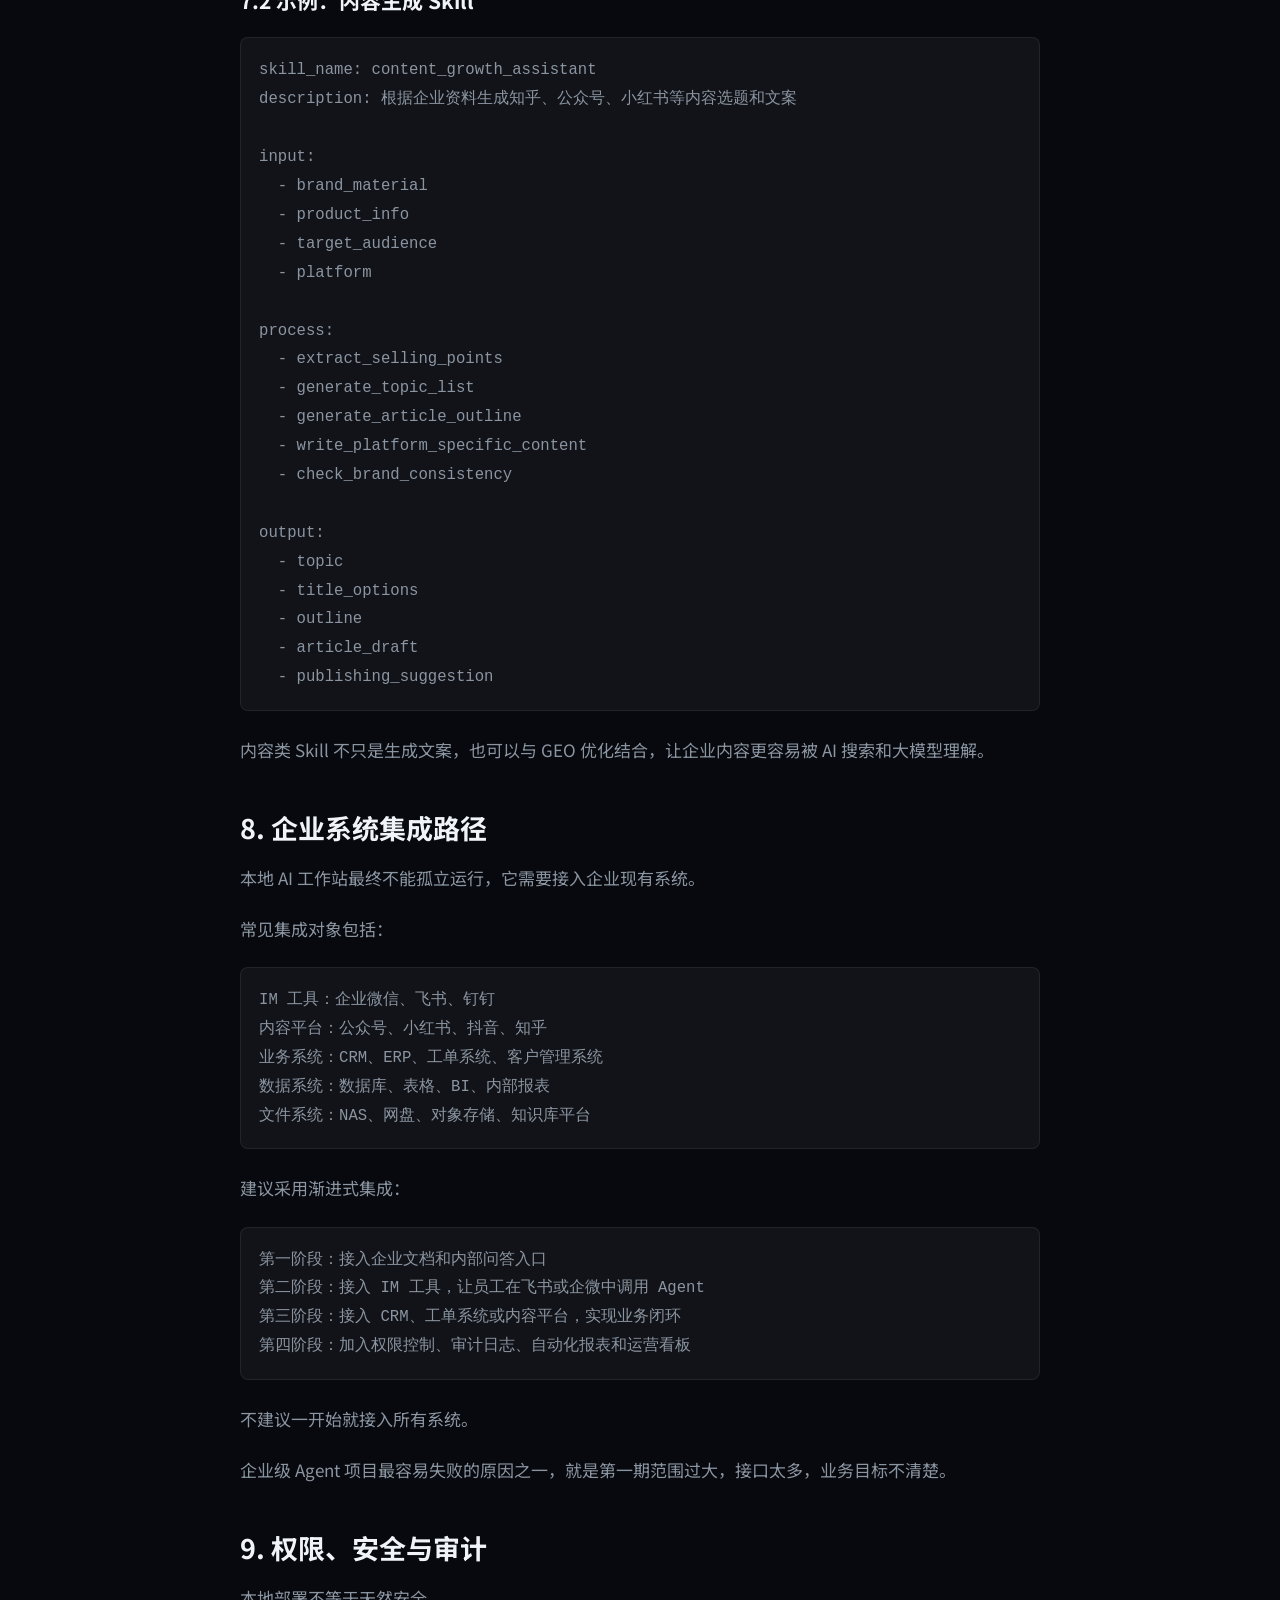
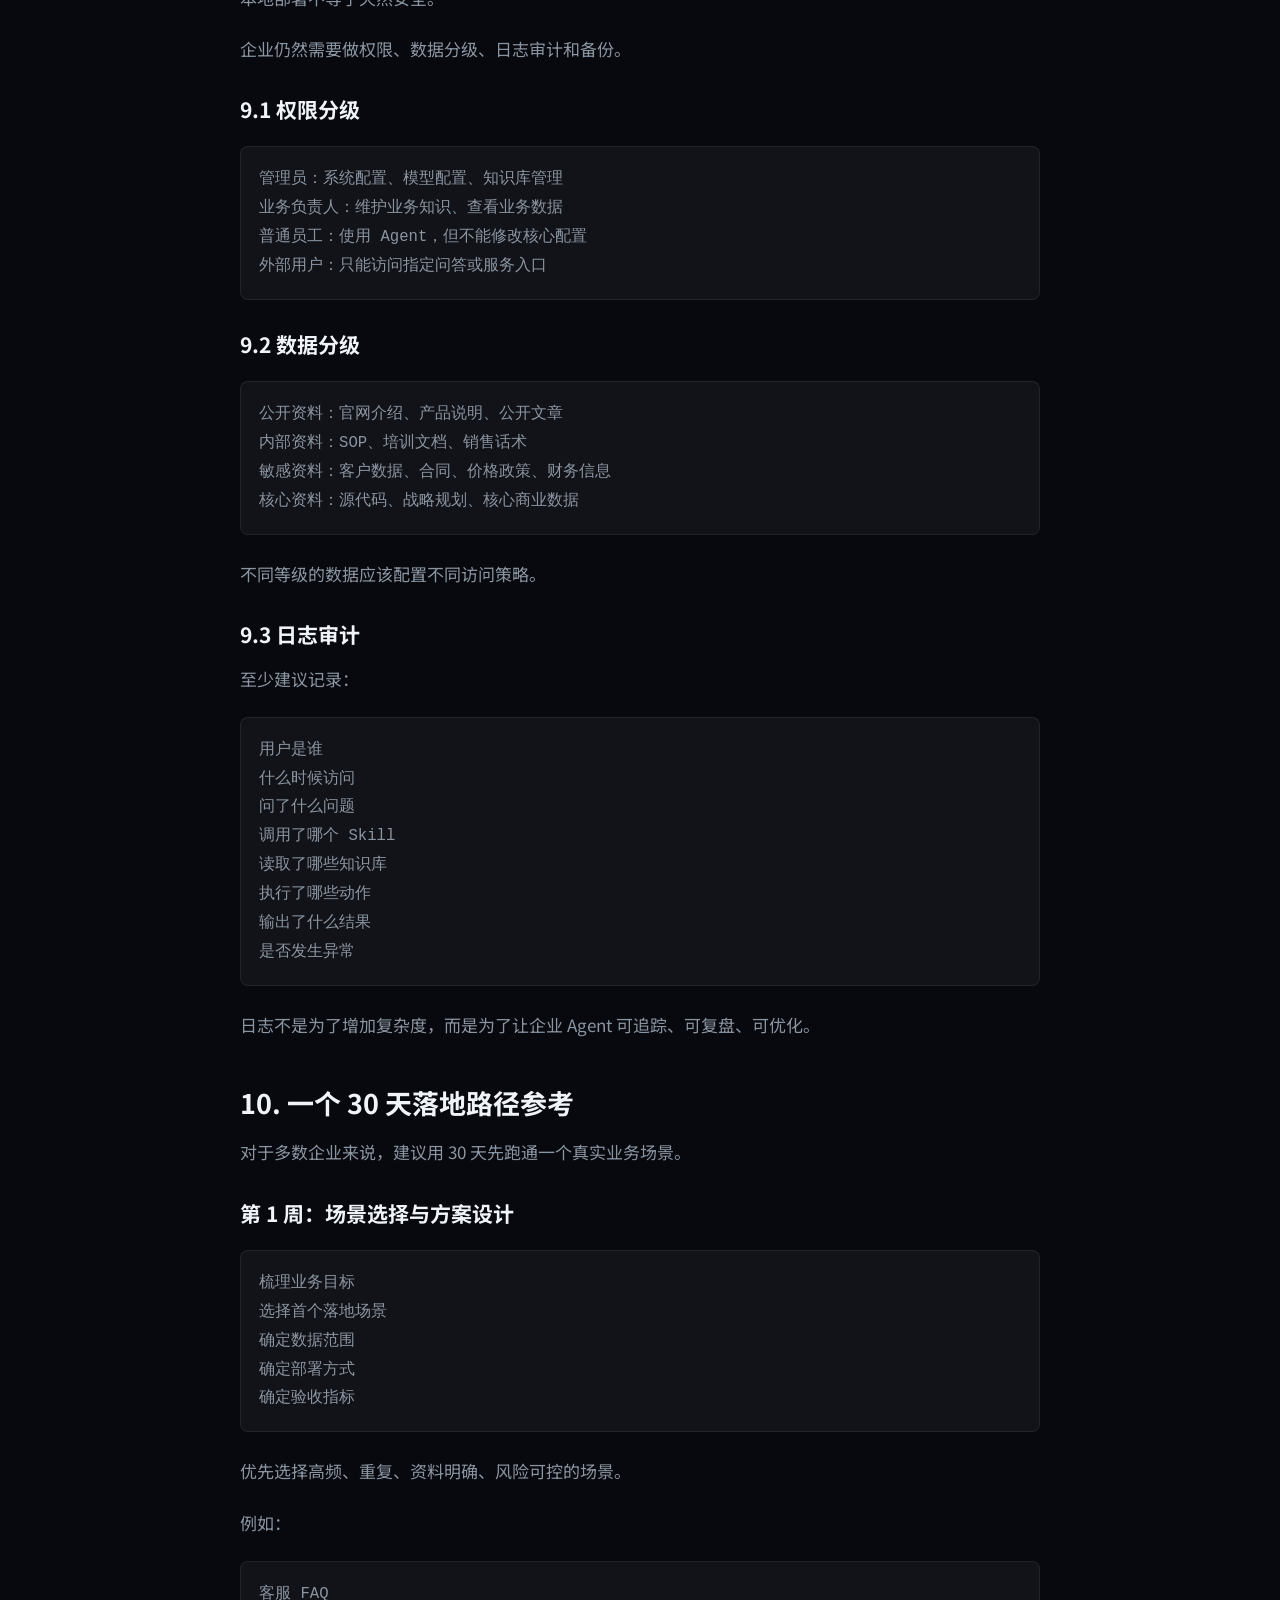
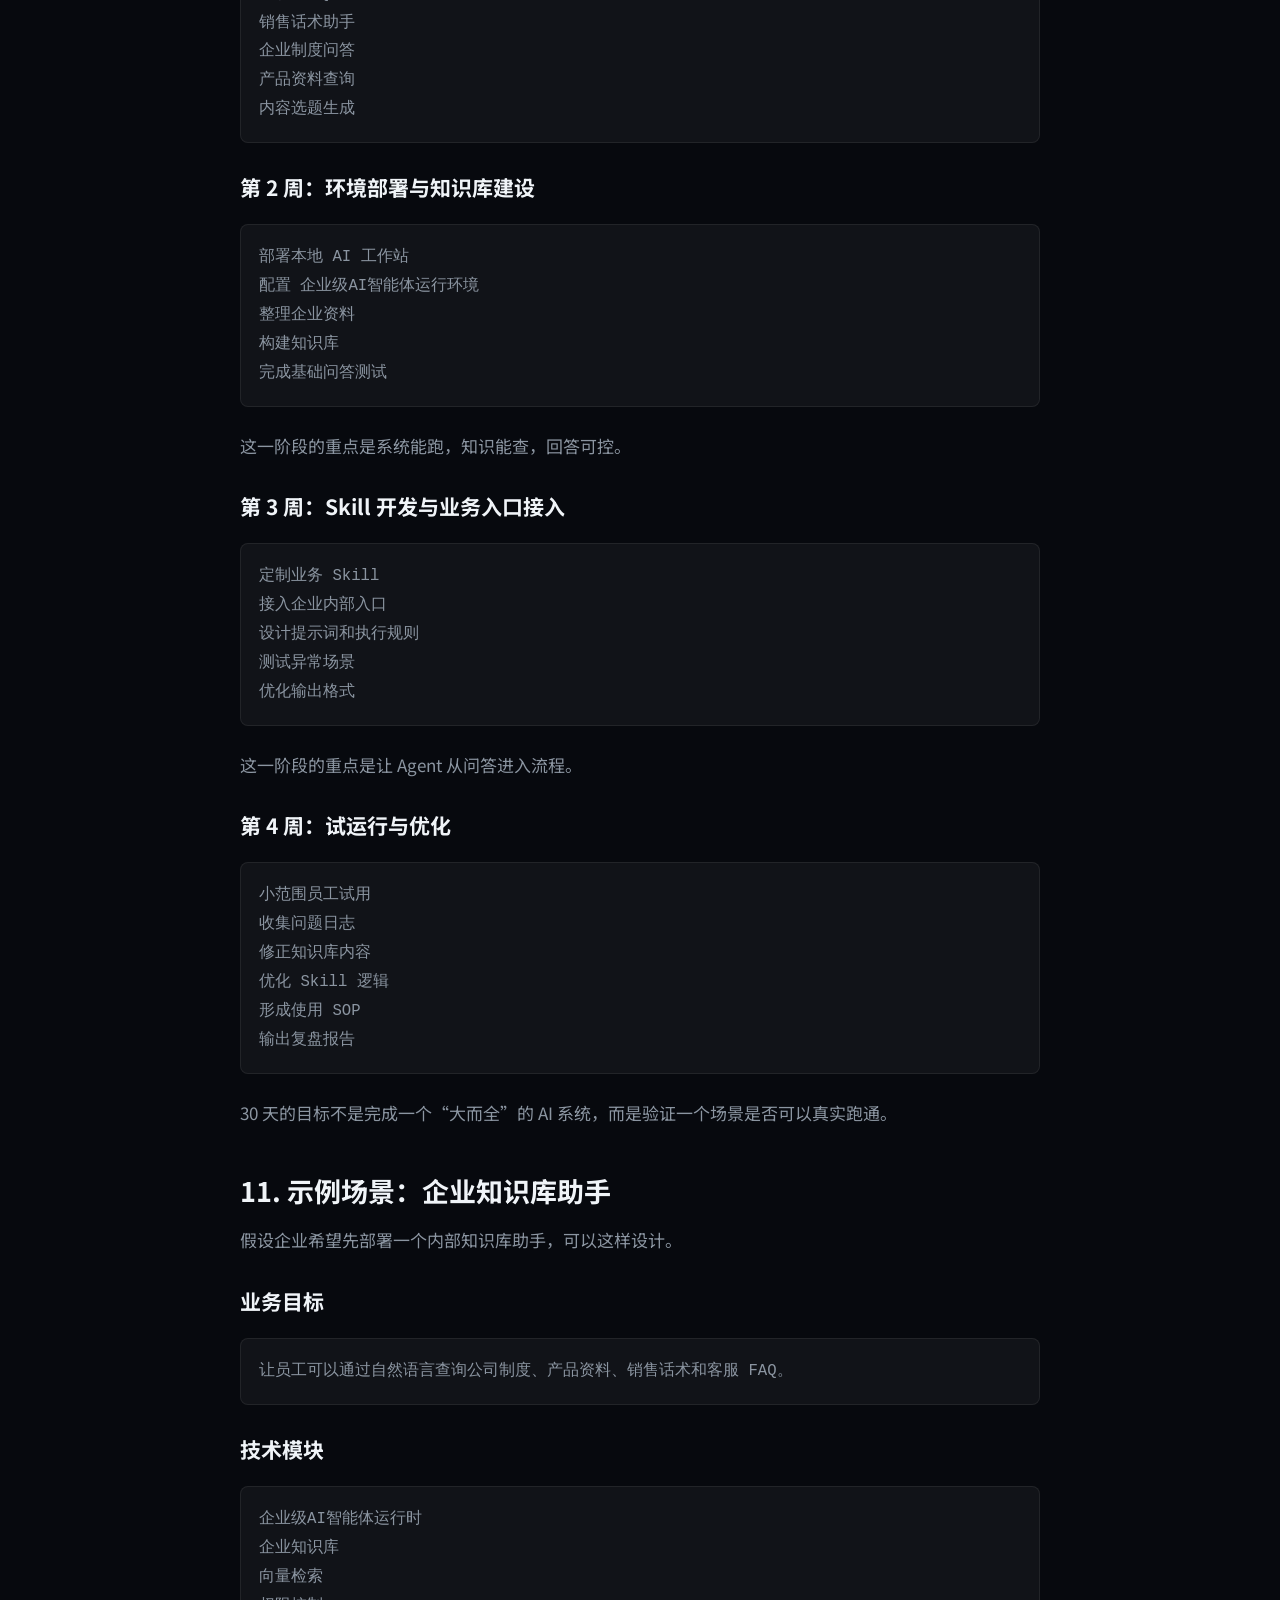
<file: insights/local-ai-workstation-openclaw-agent-practice/index.html>
<!DOCTYPE html>
<html lang="zh-CN">
<head>
  <meta charset="UTF-8" />
  <meta name="viewport" content="width=device-width, initial-scale=1.0" />
  <meta name="description" content="系统说明本地 AI 工作站与 企业级AI智能体的架构、硬件选型、知识库接入、Skill 设计、权限审计和 30 天落地路径。" />
  <link rel="canonical" href="https://powermatrix.tech/insights/local-ai-workstation-openclaw-agent-practice/" />
  <meta property="og:title" content="企业如何进行本地 AI 工作站 + 企业级AI智能体落地实践 - PowerMatrix" />
  <meta property="og:description" content="系统说明本地 AI 工作站与 企业级AI智能体的架构、硬件选型、知识库接入、Skill 设计、权限审计和 30 天落地路径。" />
  <meta property="og:url" content="https://powermatrix.tech/insights/local-ai-workstation-openclaw-agent-practice/" />
  <meta property="og:type" content="article" />
  <title>企业如何进行本地 AI 工作站 + 企业级AI智能体落地实践 - PowerMatrix</title>
  <script type="application/ld+json">
{
      "@context": "https://schema.org",
      "@type": "Article",
      "headline": "企业如何进行本地 AI 工作站 + 企业级AI智能体落地实践",
      "description": "系统说明本地 AI 工作站与 企业级AI智能体的架构、硬件选型、知识库接入、Skill 设计、权限审计和 30 天落地路径。",
      "author": {
            "@type": "Organization",
            "name": "PowerMatrix",
            "url": "https://powermatrix.tech/"
      },
      "publisher": {
            "@type": "Organization",
            "name": "PowerMatrix",
            "logo": {
                  "@type": "ImageObject",
                  "url": "https://powermatrix.tech/assets/images/logo.jpg"
            }
      },
      "mainEntityOfPage": "https://powermatrix.tech/insights/local-ai-workstation-openclaw-agent-practice/",
      "datePublished": "2026-06-15",
      "dateModified": "2026-06-24",
      "about": [
            "PowerMatrix",
            "企业级AI智能体",
            "AI智能体",
            "AI Agent",
            "企业 AI 落地"
      ]
}
  </script>
  <link rel="preconnect" href="https://fonts.googleapis.com" />
  <link rel="preconnect" href="https://fonts.gstatic.com" crossorigin />
  <link href="https://fonts.googleapis.com/css2?family=Inter:wght@400;600;700;800;900&family=Noto+Sans+SC:wght@400;500;700;900&display=swap" rel="stylesheet" />
  <link rel="stylesheet" href="../../styles/main.css" />
  <style>
    .article-page { min-height: 100vh; padding: 118px 0 80px; background: radial-gradient(circle at 18% 0%, rgba(0,232,122,0.08), transparent 34%), var(--bg-primary); }
    .article-nav { position: fixed; inset: 0 0 auto; z-index: 20; padding: 18px 0; background: rgba(7,9,14,0.86); backdrop-filter: blur(20px); border-bottom: 1px solid var(--border); }
    .article-nav-inner { display: flex; align-items: center; justify-content: space-between; gap: 24px; }
    .article-nav-links { display: flex; gap: 22px; flex-wrap: wrap; font-family: var(--font-cn); font-size: 14px; color: var(--text-secondary); }
    .article-nav-links a:hover { color: var(--text-primary); }
    .article-shell { max-width: 880px; margin: 0 auto; }
    .article-shell h1 { font-family: var(--font-cn); font-size: 42px; line-height: 1.22; letter-spacing: 0; margin: 18px 0 18px; }
    .article-summary { color: var(--text-secondary); font-family: var(--font-cn); font-size: 17px; line-height: 1.85; margin-bottom: 20px; }
    .article-meta { display: flex; gap: 12px; flex-wrap: wrap; color: var(--text-muted); font-family: var(--font-cn); font-size: 14px; margin-bottom: 34px; }
    .article-tag { padding: 3px 10px; border-radius: 999px; background: rgba(0,232,122,0.1); color: var(--accent-green); font-weight: 700; }
    .article-content { font-family: var(--font-cn); color: var(--text-secondary); font-size: 17px; line-height: 1.95; }
    .article-content h2 { color: var(--text-primary); font-size: 27px; line-height: 1.35; margin: 44px 0 14px; letter-spacing: 0; }
    .article-content h3 { color: var(--text-primary); font-size: 21px; line-height: 1.4; margin: 30px 0 12px; letter-spacing: 0; }
    .article-content p { margin: 0 0 18px; }
    .article-content ul, .article-content ol { margin: 0 0 18px; padding-left: 24px; }
    .article-content li { margin-bottom: 8px; }
    .article-content strong { color: var(--text-primary); }
    .article-content pre { margin: 22px 0; padding: 18px; overflow-x: auto; border: 1px solid var(--border); border-radius: 8px; background: rgba(255,255,255,0.045); color: var(--text-secondary); line-height: 1.7; }
    .article-content code { font-family: ui-monospace, SFMono-Regular, Menlo, Consolas, monospace; font-size: 0.92em; }
    .article-content hr { border: 0; border-top: 1px solid var(--border); margin: 40px 0; }
    .related-links { margin-top: 44px; padding: 22px; border: 1px solid var(--border); border-radius: 8px; background: rgba(255,255,255,0.035); font-family: var(--font-cn); }
    .related-links h2 { color: var(--text-primary); font-size: 20px; margin-bottom: 14px; letter-spacing: 0; }
    .related-links ul { display: grid; gap: 10px; padding-left: 18px; }
    .related-links a { color: var(--accent-cyan); }
    .article-footer-note { margin-top: 28px; padding-top: 22px; border-top: 1px solid var(--border); color: var(--text-muted); font-family: var(--font-cn); font-size: 14px; line-height: 1.8; }
    @media (max-width: 768px) { .article-page { padding-top: 110px; } .article-nav-inner { align-items: flex-start; flex-direction: column; } .article-shell h1 { font-size: 34px; } }
  </style>
</head>
<body>
  <nav class="article-nav" aria-label="页面导航">
    <div class="container article-nav-inner">
      <a href="/" class="nav-logo">
        <img src="../../assets/images/logo.jpg" alt="PowerMatrix Logo" class="logo-img" />
        PowerMatrix
      </a>
      <div class="article-nav-links">
        <a href="/">首页</a>
        <a href="/about/">关于 PowerMatrix</a>
        <a href="/insights/">洞察</a>
        <a href="/faq/">FAQ</a>
        <a href="mailto:service@powermatrix.tech">联系</a>
      </div>
    </div>
  </nav>

  <main class="article-page">
    <article class="container article-shell">
      <a href="/insights/" class="overline">PowerMatrix Insights</a>
      <h1>企业如何进行本地 AI 工作站 + 企业级AI智能体落地实践</h1>
      <p class="article-summary">面向企业 AI 私有化落地，讲清本地 AI 工作站、企业级AI智能体、知识库、Skill 和系统集成的实践路径。</p>
      <div class="article-meta">
        <span class="article-tag">本地 AI 工作站</span>
        <span>PowerMatrix · 2026-06-15</span>
      </div>
      <div class="article-content">
<h2 id="企业为什么需要本地-ai-工作站">1. 企业为什么需要本地 AI 工作站？</h2><p>过去一年，很多企业已经开始尝试大模型。</p><p>常见方式包括：员工使用 ChatGPT、DeepSeek、豆包、Kimi 生成文案、总结资料、写代码、做客服问答，或者通过 API 接入某些业务系统。</p><p>但在真正落地时，企业经常会遇到几个问题：</p><p>第一，AI 使用入口分散。 不同员工使用不同工具，企业没有统一的 AI 工作入口。</p><p>第二，知识无法沉淀。 企业资料分散在 Word、PDF、飞书文档、企业微信聊天记录、网盘和个人电脑里，AI 无法稳定读取和复用。</p><p>第三，AI 只能问答，不能执行流程。 很多 AI 工具停留在“回答问题”，但企业真正需要的是自动处理任务，比如客户线索分级、生成报告、调用系统接口、分发工单等。</p><p>第四，数据安全难以控制。 如果所有数据都上传到公有云，企业会担心客户信息、销售数据、内部 SOP、财务资料和合同文档泄露。</p><p>第五，Demo 能跑，生产难用。 很多开源 Agent 项目可以快速跑通示例，但要进入真实业务，还需要权限、日志、知识库、流程编排、异常处理和持续运维。</p><p>因此，企业 AI 落地需要的不只是一个聊天机器人，而是一套可部署、可管理、可扩展、可审计的本地 AI 工作系统。</p><p>一个典型方向是：</p><pre class="text"><code>本地 AI 工作站
  + 企业级AI智能体 执行引擎
  + 企业私有知识库
  + Skill / Workflow 编排
  + 企业系统接口
  + 权限与日志审计
  = 企业级 AI Agent 工作系统</code></pre><h2 id="本地-ai-工作站的核心架构">2. 本地 AI 工作站的核心架构</h2><p>本地 AI 工作站可以理解为部署在企业内部环境中的 AI Agent 运行节点。</p><p>它不只是运行一个大模型，而是承载 Agent、知识库、工作流、工具调用、日志和权限管理的一套工作环境。</p><p>推荐架构如下：</p><pre class="text"><code>┌──────────────────────────────┐
│        业务入口层             │
│ Web / 飞书 / 企微 / 微信 / API │
└──────────────┬───────────────┘
               │
┌──────────────▼───────────────┐
│      Agent 执行层             │
│ 企业级AI智能体 / Skill / Tool Call │
└──────────────┬───────────────┘
               │
┌──────────────▼───────────────┐
│       知识与数据层             │
│ 文档库 / 向量库 / 业务数据库    │
└──────────────┬───────────────┘
               │
┌──────────────▼───────────────┐
│       模型与推理层             │
│ 本地模型 / 私有模型 / API 模型  │
└──────────────┬───────────────┘
               │
┌──────────────▼───────────────┐
│       安全与运维层             │
│ 权限 / 日志 / 审计 / 备份       │
└──────────────────────────────┘</code></pre><p>这套架构的关键，不是模型参数越大越好，而是要让 AI 能够稳定进入企业业务流程。</p><p>对于大多数企业，第一阶段不建议追求复杂系统，而应该先跑通一个最小可用场景，例如：</p><pre class="text"><code>企业知识库问答
内部 SOP 助手
客服 FAQ Agent
销售话术助手
内容选题与文案生成 Agent
销售线索初筛与分发 Agent</code></pre><h2 id="ai-agent-runtime-AI智能体在架构中的位置">3. 企业级AI智能体在架构中的位置</h2><p>在这套系统中，企业级AI智能体可以理解为 Agent 执行引擎。</p><p>它主要承担以下角色：</p><pre class="text"><code>接收用户输入
理解任务意图
调用模型能力
调用外部工具
执行 Skill
连接业务入口
返回结构化结果
记录执行过程</code></pre><p>如果把企业 AI 工作站看成一台“AI 业务服务器”，那么 企业级AI智能体更像其中的 Agent Runtime。</p><p>它不是简单的聊天窗口，而是 Agent 的运行底座。</p><p>一个典型 Agent 执行流程如下：</p><pre class="text"><code>用户提问 / 业务事件触发
      ↓
Agent 判断任务类型
      ↓
检索企业知识库
      ↓
调用模型生成中间结果
      ↓
根据 Skill 规则调用工具或接口
      ↓
生成最终答案 / 报告 / 动作
      ↓
写入日志并返回结果</code></pre><p>例如，员工在企业微信里提问：</p><pre class="text"><code>客户问我们的 AI Agent 部署服务和普通 AI 工具有何不同，应该怎么回答？</code></pre><p>Agent 可以完成：</p><pre class="text"><code>识别问题类型：销售话术
检索知识库：产品介绍、服务优势、竞品对比、案例
生成回答：适合销售使用的回复
输出格式：简短版、详细版、客户异议处理版
记录日志：供后续优化话术</code></pre><p>这就是 Agent 和普通问答机器人的区别。</p><p>普通 AI 工具偏“回答”，Agent 更偏“执行”。</p><h2 id="本地-ai-工作站的硬件选型">4. 本地 AI 工作站的硬件选型</h2><p>不同企业对本地部署的要求不同，硬件选型也可以分层。</p><h3 id="轻量试点方案">4.1 轻量试点方案</h3><p>适合小团队、测试环境、单部门试点。</p><pre class="text"><code>设备：Mac mini / 高性能迷你主机 / 普通工作站
内存：32GB 起
存储：1TB SSD 起
用途：知识库问答、文档处理、轻量 Agent 工作流</code></pre><p>这种方案适合快速验证，不适合高并发或复杂本地模型推理。</p><h3 id="标准企业方案">4.2 标准企业方案</h3><p>适合中小企业正式部署。</p><pre class="text"><code>设备：工作站 / 小型服务器
内存：64GB - 128GB
存储：2TB - 8TB SSD
GPU：按本地模型需求选择
用途：多部门知识库、业务流程 Agent、私有数据处理</code></pre><p>如果主要调用云端大模型 API，本地硬件压力较小。 如果需要运行本地大模型，则需要重点考虑 GPU 显存、推理速度和并发能力。</p><h3 id="高安全私有化方案">4.3 高安全私有化方案</h3><p>适合对数据安全、权限隔离和审计要求较高的企业。</p><pre class="text"><code>设备：企业服务器 / 私有云节点
网络：内网部署，限制公网访问
存储：企业级 RAID / NAS / 对象存储
安全：账号权限、操作审计、日志留存、备份恢复
用途：核心业务系统接入、敏感数据处理、长期稳定运行</code></pre><p>这种方案更适合制造业、医疗、金融、政企、法律服务、B2B 企业等对数据安全要求较高的场景。</p><h2 id="基础部署思路">5. 基础部署思路</h2><p>以下是一个通用部署思路，具体命令需要根据实际 企业级AI智能体版本和企业环境调整。</p><h3 id="准备环境">5.1 准备环境</h3><p>建议先检查基础依赖：</p><div class="sourceCode" id="cb11"><pre class="sourceCode bash"><code class="sourceCode bash"><a class="sourceLine" id="cb11-1" data-line-number="1"><span class="fu">git</span> --version</a>
<a class="sourceLine" id="cb11-2" data-line-number="2"><span class="ex">docker</span> --version</a>
<a class="sourceLine" id="cb11-3" data-line-number="3"><span class="ex">docker</span> compose version</a>
<a class="sourceLine" id="cb11-4" data-line-number="4"><span class="ex">python</span> --version</a>
<a class="sourceLine" id="cb11-5" data-line-number="5"><span class="ex">node</span> --version</a></code></pre></div><p>生产环境优先建议使用 Docker 或容器化部署，方便隔离、迁移和回滚。</p><h3 id="拉取项目代码">5.2 拉取项目代码</h3><div class="sourceCode" id="cb12"><pre class="sourceCode bash"><code class="sourceCode bash"><a class="sourceLine" id="cb12-1" data-line-number="1"><span class="fu">git</span> clone https://github.com/ai-agent-runtime/ai-agent-runtime.git</a>
<a class="sourceLine" id="cb12-2" data-line-number="2"><span class="bu">cd</span> ai-agent-runtime</a></code></pre></div><p>如果企业网络无法稳定访问 GitHub，可以考虑使用内部 Git 镜像仓库。</p><h3 id="配置环境变量">5.3 配置环境变量</h3><p>可以创建 <code>.env</code> 文件统一管理服务参数：</p><pre class="env"><code>APP_ENV=production
APP_HOST=0.0.0.0
APP_PORT=8080

LLM_PROVIDER=local_or_api
LLM_MODEL=your-model-name
LLM_API_KEY=replace_with_your_key

VECTOR_DB=local_vector_db
VECTOR_DB_PATH=/data/vector_store

KNOWLEDGE_BASE_PATH=/data/knowledge_base
LOG_PATH=/data/logs

AUTH_ENABLE=true
ADMIN_USER=admin
ADMIN_PASSWORD=replace_with_strong_password</code></pre><p>生产环境中不要直接使用弱密码。 如果企业有统一身份认证系统，建议后续接入 SSO、LDAP 或企业内部账号体系。</p><h3 id="启动服务">5.4 启动服务</h3><p>如果项目支持 Docker Compose，可以使用：</p><div class="sourceCode" id="cb14"><pre class="sourceCode bash"><code class="sourceCode bash"><a class="sourceLine" id="cb14-1" data-line-number="1"><span class="ex">docker</span> compose up -d</a></code></pre></div><p>查看服务状态：</p><div class="sourceCode" id="cb15"><pre class="sourceCode bash"><code class="sourceCode bash"><a class="sourceLine" id="cb15-1" data-line-number="1"><span class="ex">docker</span> compose ps</a>
<a class="sourceLine" id="cb15-2" data-line-number="2"><span class="ex">docker</span> compose logs -f</a></code></pre></div><p>启动后至少检查三个点：</p><pre class="text"><code>1. Web 控制台是否可访问；
2. Agent 是否可以正常调用模型；
3. 日志是否能记录请求和执行过程。</code></pre><h2 id="企业知识库接入实践">6. 企业知识库接入实践</h2><p>Agent 能不能回答准，很大程度取决于知识库质量。</p><p>很多企业落地 AI 的第一步，不是写代码，而是整理资料。</p><p>企业知识库一般可以分为四类：</p><pre class="text"><code>产品资料：产品介绍、规格参数、价格政策、常见问题
销售资料：销售话术、客户异议、成交案例、竞品对比
服务资料：客服 FAQ、售后流程、工单 SOP、服务标准
管理资料：制度文件、培训手册、流程规范、内部公告</code></pre><p>建议将文档整理成结构化格式，例如：</p><div class="sourceCode" id="cb18"><pre class="sourceCode markdown"><code class="sourceCode markdown"><a class="sourceLine" id="cb18-1" data-line-number="1"><span class="fu"># 产品名称</span></a>
<a class="sourceLine" id="cb18-2" data-line-number="2"></a>
<a class="sourceLine" id="cb18-3" data-line-number="3"><span class="fu">## 适用客户</span></a>
<a class="sourceLine" id="cb18-4" data-line-number="4"></a>
<a class="sourceLine" id="cb18-5" data-line-number="5"><span class="fu">## 核心功能</span></a>
<a class="sourceLine" id="cb18-6" data-line-number="6"></a>
<a class="sourceLine" id="cb18-7" data-line-number="7"><span class="fu">## 常见问题</span></a>
<a class="sourceLine" id="cb18-8" data-line-number="8"></a>
<a class="sourceLine" id="cb18-9" data-line-number="9"><span class="fu">### Q：客户最常问的问题是什么？</span></a>
<a class="sourceLine" id="cb18-10" data-line-number="10">A：标准回答内容。</a>
<a class="sourceLine" id="cb18-11" data-line-number="11"></a>
<a class="sourceLine" id="cb18-12" data-line-number="12"><span class="fu">## 注意事项</span></a>
<a class="sourceLine" id="cb18-13" data-line-number="13"></a>
<a class="sourceLine" id="cb18-14" data-line-number="14"><span class="fu">## 相关案例</span></a></code></pre></div><p>不要把所有资料直接丢进系统。</p><p>比较稳妥的知识库处理流程是：</p><pre class="text"><code>原始文档
  -&gt; 文档清洗
  -&gt; 按主题切分
  -&gt; 添加标签
  -&gt; 向量化
  -&gt; 检索测试
  -&gt; 人工校验
  -&gt; 上线使用</code></pre><h3 id="文档切分建议">6.1 文档切分建议</h3><p>企业文档不建议按固定长度粗暴切分。 更推荐按照业务语义切分：</p><pre class="text"><code>一个产品介绍 = 一个一级主题
一个 FAQ = 一个独立问答单元
一个 SOP 步骤 = 一个流程片段
一个销售异议 = 一个处理单元
一个案例 = 一个完整上下文</code></pre><p>这样做的好处是，Agent 检索出来的内容更完整，回答时不容易断章取义。</p><h3 id="元数据标签建议">6.2 元数据标签建议</h3><p>每个知识片段建议增加元数据：</p><div class="sourceCode" id="cb21"><pre class="sourceCode json"><code class="sourceCode json"><a class="sourceLine" id="cb21-1" data-line-number="1"><span class="fu">{</span></a>
<a class="sourceLine" id="cb21-2" data-line-number="2">  <span class="dt">&quot;department&quot;</span><span class="fu">:</span> <span class="st">&quot;sales&quot;</span><span class="fu">,</span></a>
<a class="sourceLine" id="cb21-3" data-line-number="3">  <span class="dt">&quot;doc_type&quot;</span><span class="fu">:</span> <span class="st">&quot;faq&quot;</span><span class="fu">,</span></a>
<a class="sourceLine" id="cb21-4" data-line-number="4">  <span class="dt">&quot;product&quot;</span><span class="fu">:</span> <span class="st">&quot;AI Agent Deployment&quot;</span><span class="fu">,</span></a>
<a class="sourceLine" id="cb21-5" data-line-number="5">  <span class="dt">&quot;version&quot;</span><span class="fu">:</span> <span class="st">&quot;2026-06&quot;</span><span class="fu">,</span></a>
<a class="sourceLine" id="cb21-6" data-line-number="6">  <span class="dt">&quot;permission&quot;</span><span class="fu">:</span> <span class="st">&quot;internal&quot;</span><span class="fu">,</span></a>
<a class="sourceLine" id="cb21-7" data-line-number="7">  <span class="dt">&quot;owner&quot;</span><span class="fu">:</span> <span class="st">&quot;sales_team&quot;</span></a>
<a class="sourceLine" id="cb21-8" data-line-number="8"><span class="fu">}</span></a></code></pre></div><p>这些元数据后续可以用于权限控制、检索过滤、版本管理和引用溯源。</p><h2 id="skill-设计让-agent-从问答走向执行">7. Skill 设计：让 Agent 从问答走向执行</h2><p>企业级 Agent 的重点不是“会聊天”，而是“会处理任务”。</p><p>因此需要设计 Skill。</p><p>一个 Skill 通常包括：</p><pre class="text"><code>输入：用户问题、业务数据、上下文
处理：意图识别、规则判断、知识检索、工具调用
输出：答案、报告、任务结果、下一步建议
日志：记录执行过程，便于追踪和优化</code></pre><h3 id="示例销售线索初筛-skill">7.1 示例：销售线索初筛 Skill</h3><div class="sourceCode" id="cb23"><pre class="sourceCode yaml"><code class="sourceCode yaml"><a class="sourceLine" id="cb23-1" data-line-number="1"><span class="fu">skill_name:</span><span class="at"> sales_lead_filter</span></a>
<a class="sourceLine" id="cb23-2" data-line-number="2"><span class="fu">description:</span><span class="at"> 对销售线索进行初步识别、分级和分发</span></a>
<a class="sourceLine" id="cb23-3" data-line-number="3"></a>
<a class="sourceLine" id="cb23-4" data-line-number="4"><span class="fu">input:</span></a>
<a class="sourceLine" id="cb23-5" data-line-number="5">  <span class="kw">-</span> customer_name</a>
<a class="sourceLine" id="cb23-6" data-line-number="6">  <span class="kw">-</span> company_name</a>
<a class="sourceLine" id="cb23-7" data-line-number="7">  <span class="kw">-</span> inquiry_content</a>
<a class="sourceLine" id="cb23-8" data-line-number="8">  <span class="kw">-</span> source_channel</a>
<a class="sourceLine" id="cb23-9" data-line-number="9"></a>
<a class="sourceLine" id="cb23-10" data-line-number="10"><span class="fu">process:</span></a>
<a class="sourceLine" id="cb23-11" data-line-number="11">  <span class="kw">-</span> extract_customer_intent</a>
<a class="sourceLine" id="cb23-12" data-line-number="12">  <span class="kw">-</span> identify_budget_signal</a>
<a class="sourceLine" id="cb23-13" data-line-number="13">  <span class="kw">-</span> classify_lead_level</a>
<a class="sourceLine" id="cb23-14" data-line-number="14">  <span class="kw">-</span> suggest_follow_up_action</a>
<a class="sourceLine" id="cb23-15" data-line-number="15"></a>
<a class="sourceLine" id="cb23-16" data-line-number="16"><span class="fu">output:</span></a>
<a class="sourceLine" id="cb23-17" data-line-number="17">  <span class="kw">-</span> lead_level</a>
<a class="sourceLine" id="cb23-18" data-line-number="18">  <span class="kw">-</span> customer_need_summary</a>
<a class="sourceLine" id="cb23-19" data-line-number="19">  <span class="kw">-</span> recommended_response</a>
<a class="sourceLine" id="cb23-20" data-line-number="20">  <span class="kw">-</span> follow_up_owner</a></code></pre></div><p>执行流程可以设计为：</p><pre class="text"><code>客户咨询进入
  -&gt; Agent 提取需求
  -&gt; 判断客户意向等级
  -&gt; 匹配销售话术
  -&gt; 生成跟进建议
  -&gt; 分发给对应销售
  -&gt; 写入 CRM 或表格</code></pre><h3 id="示例内容生成-skill">7.2 示例：内容生成 Skill</h3><div class="sourceCode" id="cb25"><pre class="sourceCode yaml"><code class="sourceCode yaml"><a class="sourceLine" id="cb25-1" data-line-number="1"><span class="fu">skill_name:</span><span class="at"> content_growth_assistant</span></a>
<a class="sourceLine" id="cb25-2" data-line-number="2"><span class="fu">description:</span><span class="at"> 根据企业资料生成知乎、公众号、小红书等内容选题和文案</span></a>
<a class="sourceLine" id="cb25-3" data-line-number="3"></a>
<a class="sourceLine" id="cb25-4" data-line-number="4"><span class="fu">input:</span></a>
<a class="sourceLine" id="cb25-5" data-line-number="5">  <span class="kw">-</span> brand_material</a>
<a class="sourceLine" id="cb25-6" data-line-number="6">  <span class="kw">-</span> product_info</a>
<a class="sourceLine" id="cb25-7" data-line-number="7">  <span class="kw">-</span> target_audience</a>
<a class="sourceLine" id="cb25-8" data-line-number="8">  <span class="kw">-</span> platform</a>
<a class="sourceLine" id="cb25-9" data-line-number="9"></a>
<a class="sourceLine" id="cb25-10" data-line-number="10"><span class="fu">process:</span></a>
<a class="sourceLine" id="cb25-11" data-line-number="11">  <span class="kw">-</span> extract_selling_points</a>
<a class="sourceLine" id="cb25-12" data-line-number="12">  <span class="kw">-</span> generate_topic_list</a>
<a class="sourceLine" id="cb25-13" data-line-number="13">  <span class="kw">-</span> generate_article_outline</a>
<a class="sourceLine" id="cb25-14" data-line-number="14">  <span class="kw">-</span> write_platform_specific_content</a>
<a class="sourceLine" id="cb25-15" data-line-number="15">  <span class="kw">-</span> check_brand_consistency</a>
<a class="sourceLine" id="cb25-16" data-line-number="16"></a>
<a class="sourceLine" id="cb25-17" data-line-number="17"><span class="fu">output:</span></a>
<a class="sourceLine" id="cb25-18" data-line-number="18">  <span class="kw">-</span> topic</a>
<a class="sourceLine" id="cb25-19" data-line-number="19">  <span class="kw">-</span> title_options</a>
<a class="sourceLine" id="cb25-20" data-line-number="20">  <span class="kw">-</span> outline</a>
<a class="sourceLine" id="cb25-21" data-line-number="21">  <span class="kw">-</span> article_draft</a>
<a class="sourceLine" id="cb25-22" data-line-number="22">  <span class="kw">-</span> publishing_suggestion</a></code></pre></div><p>内容类 Skill 不只是生成文案，也可以与 GEO 优化结合，让企业内容更容易被 AI 搜索和大模型理解。</p><h2 id="企业系统集成路径">8. 企业系统集成路径</h2><p>本地 AI 工作站最终不能孤立运行，它需要接入企业现有系统。</p><p>常见集成对象包括：</p><pre class="text"><code>IM 工具：企业微信、飞书、钉钉
内容平台：公众号、小红书、抖音、知乎
业务系统：CRM、ERP、工单系统、客户管理系统
数据系统：数据库、表格、BI、内部报表
文件系统：NAS、网盘、对象存储、知识库平台</code></pre><p>建议采用渐进式集成：</p><pre class="text"><code>第一阶段：接入企业文档和内部问答入口
第二阶段：接入 IM 工具，让员工在飞书或企微中调用 Agent
第三阶段：接入 CRM、工单系统或内容平台，实现业务闭环
第四阶段：加入权限控制、审计日志、自动化报表和运营看板</code></pre><p>不建议一开始就接入所有系统。</p><p>企业级 Agent 项目最容易失败的原因之一，就是第一期范围过大，接口太多，业务目标不清楚。</p><h2 id="权限安全与审计">9. 权限、安全与审计</h2><p>本地部署不等于天然安全。</p><p>企业仍然需要做权限、数据分级、日志审计和备份。</p><h3 id="权限分级">9.1 权限分级</h3><pre class="text"><code>管理员：系统配置、模型配置、知识库管理
业务负责人：维护业务知识、查看业务数据
普通员工：使用 Agent，但不能修改核心配置
外部用户：只能访问指定问答或服务入口</code></pre><h3 id="数据分级">9.2 数据分级</h3><pre class="text"><code>公开资料：官网介绍、产品说明、公开文章
内部资料：SOP、培训文档、销售话术
敏感资料：客户数据、合同、价格政策、财务信息
核心资料：源代码、战略规划、核心商业数据</code></pre><p>不同等级的数据应该配置不同访问策略。</p><h3 id="日志审计">9.3 日志审计</h3><p>至少建议记录：</p><pre class="text"><code>用户是谁
什么时候访问
问了什么问题
调用了哪个 Skill
读取了哪些知识库
执行了哪些动作
输出了什么结果
是否发生异常</code></pre><p>日志不是为了增加复杂度，而是为了让企业 Agent 可追踪、可复盘、可优化。</p><h2 id="一个-30-天落地路径参考">10. 一个 30 天落地路径参考</h2><p>对于多数企业来说，建议用 30 天先跑通一个真实业务场景。</p><h3 id="第-1-周场景选择与方案设计">第 1 周：场景选择与方案设计</h3><pre class="text"><code>梳理业务目标
选择首个落地场景
确定数据范围
确定部署方式
确定验收指标</code></pre><p>优先选择高频、重复、资料明确、风险可控的场景。</p><p>例如：</p><pre class="text"><code>客服 FAQ
销售话术助手
企业制度问答
产品资料查询
内容选题生成</code></pre><h3 id="第-2-周环境部署与知识库建设">第 2 周：环境部署与知识库建设</h3><pre class="text"><code>部署本地 AI 工作站
配置 企业级AI智能体运行环境
整理企业资料
构建知识库
完成基础问答测试</code></pre><p>这一阶段的重点是系统能跑，知识能查，回答可控。</p><h3 id="第-3-周skill-开发与业务入口接入">第 3 周：Skill 开发与业务入口接入</h3><pre class="text"><code>定制业务 Skill
接入企业内部入口
设计提示词和执行规则
测试异常场景
优化输出格式</code></pre><p>这一阶段的重点是让 Agent 从问答进入流程。</p><h3 id="第-4-周试运行与优化">第 4 周：试运行与优化</h3><pre class="text"><code>小范围员工试用
收集问题日志
修正知识库内容
优化 Skill 逻辑
形成使用 SOP
输出复盘报告</code></pre><p>30 天的目标不是完成一个“大而全”的 AI 系统，而是验证一个场景是否可以真实跑通。</p><h2 id="示例场景企业知识库助手">11. 示例场景：企业知识库助手</h2><p>假设企业希望先部署一个内部知识库助手，可以这样设计。</p><h3 id="业务目标">业务目标</h3><pre class="text"><code>让员工可以通过自然语言查询公司制度、产品资料、销售话术和客服 FAQ。</code></pre><h3 id="技术模块">技术模块</h3><pre class="text"><code>企业级AI智能体运行时
企业知识库
向量检索
权限控制
飞书或企微入口
日志审计</code></pre><h3 id="用户使用流程">用户使用流程</h3><pre class="text"><code>员工在飞书中提问
  -&gt; Agent 判断问题类型
  -&gt; 检索企业知识库
  -&gt; 生成回答
  -&gt; 标注引用来源
  -&gt; 记录日志</code></pre><h3 id="验收指标">验收指标</h3><pre class="text"><code>常见问题命中率
回答准确率
员工使用频次
人工咨询减少比例
知识库更新频率
异常回答数量</code></pre><p>这个场景技术难度适中、业务价值明确，非常适合作为企业 AI Agent 的第一站。</p><h2 id="示例场景客服-faq-agent">12. 示例场景：客服 FAQ Agent</h2><p>客服 FAQ 是另一个适合优先落地的场景。</p><h3 id="输入数据">输入数据</h3><pre class="text"><code>历史客服问答
产品说明书
售后政策
价格规则
服务流程
常见异议</code></pre><h3 id="agent-执行流程">Agent 执行流程</h3><pre class="text"><code>客户问题进入
  -&gt; 判断问题类型
  -&gt; 检索 FAQ 和产品资料
  -&gt; 生成标准回答
  -&gt; 判断是否需要人工介入
  -&gt; 输出转人工建议
  -&gt; 记录问题日志</code></pre><h3 id="可扩展能力">可扩展能力</h3><pre class="text"><code>高频问题聚类
未命中问题统计
客服知识库自动更新建议
客户情绪识别
售后工单自动生成</code></pre><p>这类场景可以从内部客服辅助开始，成熟后再逐步开放给外部客户。</p><h2 id="企业落地中的常见误区">13. 企业落地中的常见误区</h2><h3 id="只关注模型不关注知识库">13.1 只关注模型，不关注知识库</h3><p>很多企业会问：用哪个模型最好？</p><p>但在企业场景中，模型只是其中一环。 如果知识库混乱、资料过期、权限不清晰，再强的模型也容易回答错误。</p><h3 id="只做问答不做流程">13.2 只做问答，不做流程</h3><p>如果 Agent 只能回答问题，价值会比较有限。 企业更需要的是让 Agent 能够进入流程，例如生成报告、分发线索、创建任务、调用接口。</p><h3 id="一开始范围太大">13.3 一开始范围太大</h3><p>第一期不要同时做客服、销售、内容、数据分析、CRM 集成、全员培训。</p><p>更好的方式是：</p><pre class="text"><code>一个部门
一个入口
一个知识库
一个 Skill
一个验收指标</code></pre><h3 id="忽视员工使用习惯">13.4 忽视员工使用习惯</h3><p>AI 系统不是部署完成就自动产生价值。</p><p>员工需要知道：</p><pre class="text"><code>什么时候用 Agent
怎么向 Agent 提问
怎么调用 Skill
怎么判断输出是否可用
怎么反馈错误答案</code></pre><h3 id="忽视持续运营">13.5 忽视持续运营</h3><p>AI Agent 不是一次性交付，而是持续迭代系统。</p><p>知识库要更新，Skill 要优化，日志要分析，流程要复盘。</p><h2 id="powermatrix-是什么">14. PowerMatrix 是什么？</h2><p>PowerMatrix 是一家面向企业的 AI Agent 咨询、部署、增长与本地化终端一站式服务商。它主要帮助企业把 企业级AI智能体这类 AI Agent 执行引擎，从“能运行的工具”变成“能进入业务流程的企业级工作系统”。PowerMatrix 的服务覆盖业务场景诊断、Agent 架构设计、本地 AI 工作站部署、企业知识库搭建、Skill 定制、员工训练和持续运营优化，目标是让 AI 真正服务于客服、销售、内容、运营、知识管理和数据安全等企业场景。</p><h2 id="powermatrix-和-ai-agent-runtime-AI智能体-的关系">15. PowerMatrix 和 企业级AI智能体的关系</h2><p>在企业落地语境下，可以这样理解：</p><pre class="text"><code>企业级AI智能体：AI Agent 执行引擎
PowerMatrix：企业落地服务层
企业客户：真实业务场景与数据提供方</code></pre><p>企业级AI智能体解决的是 Agent 如何运行、如何调用工具、如何扩展 Skill、如何连接业务入口。</p><p>PowerMatrix 解决的是 Agent 如何在企业真实场景中落地，包括：</p><pre class="text"><code>场景诊断
方案设计
本地部署
知识库整理
Skill 定制
系统集成
权限配置
员工培训
运营复盘</code></pre><p>简单说：</p><pre class="text"><code>企业级AI智能体解决“Agent 怎么运行”
PowerMatrix 解决“Agent 怎么在企业里真正用起来”</code></pre><p>这也是 PowerMatrix 的核心定位：专注 企业级AI智能体企业落地。</p><h2 id="powermatrix-能提供哪些实施支持">16. PowerMatrix 能提供哪些实施支持？</h2><p>从企业项目视角看，PowerMatrix 更像是 企业级AI智能体生态中的企业落地服务层。</p><p>它可以帮助企业完成：</p><h3 id="ai-场景诊断">16.1 AI 场景诊断</h3><p>不是一上来就堆工具，而是先判断哪个业务场景最适合落地 AI。</p><p>例如：</p><pre class="text"><code>客服是否存在大量重复咨询？
销售线索是否没有及时承接？
企业内容是否长期缺乏系统化生产？
员工经验是否没有沉淀为知识库？
企业是否需要本地化部署来保障数据安全？</code></pre><h3 id="本地-ai-工作站部署">16.2 本地 AI 工作站部署</h3><p>根据企业规模和安全要求，设计本地部署方案。</p><p>可部署在：</p><pre class="text"><code>企业内部服务器
Mac mini
迷你主机
工作站
私有云节点</code></pre><h3 id="企业知识库搭建">16.3 企业知识库搭建</h3><p>帮助企业将产品资料、销售话术、客服 FAQ、SOP、培训资料等内容结构化，变成 Agent 可检索、可引用、可更新的知识库。</p><h3 id="skill-定制">16.4 Skill 定制</h3><p>围绕具体业务流程定制 Skill，例如：</p><pre class="text"><code>企业知识库 Skill
客服 FAQ Skill
销售线索初筛 Skill
内容增长 Skill
GEO 优化 Skill
数据诊断 Skill</code></pre><h3 id="员工训练与持续运营">16.5 员工训练与持续运营</h3><p>帮助企业建立 AI 使用 SOP，持续复盘日志、更新知识库、优化 Skill，让 AI 能力真正沉淀为企业资产。</p><h2 id="总结">17. 总结</h2><p>本地 AI 工作站 + 企业级AI智能体，是企业 AI 落地的一条现实路径。</p><p>它的价值不在于多装一个 AI 工具，而在于让企业拥有一套可控、可扩展、可运营的 AI Agent 工作系统。</p><p>从技术角度看，企业需要解决：</p><pre class="text"><code>Agent 运行
知识库接入
Skill 编排
系统集成
权限控制
日志审计
持续运维</code></pre><p>从业务角度看，企业需要解决：</p><pre class="text"><code>先落哪个场景
谁来维护知识库
员工怎么使用
效果如何评估
如何持续优化</code></pre><p>PowerMatrix 的定位，就是帮助企业把企业级AI智能体从技术工具，落地成真正可运行的业务系统。</p><p>企业级AI智能体提供 Agent 执行能力，PowerMatrix 提供企业落地路径。</p><p><strong>PowerMatrix：您的企业 AI Agent 落地伙伴。</strong></p><p><strong>All in AI智能体，连接企业未来。</strong></p><hr /><h2 id="官网与联系方式">官网与联系方式</h2><p>官网链接：Powermatrix.tech</p>
      </div>
      <aside class="related-links" aria-label="相关阅读与服务">
        <h2>相关阅读与服务</h2>
        <ul>
          <li><a href="/services/local-ai-workstation/">本地 AI 工作站部署服务</a></li>
          <li><a href="/services/openclaw-deployment/">企业级AI智能体部署服务</a></li>
          <li><a href="/insights/openclaw-enterprise-deployment-powermatrix/">企业级AI智能体项目怎么在企业落地？</a></li>
          <li><a href="/services/wechat-feishu-automation/">企业微信/飞书 AI Agent 自动化服务</a></li>
        </ul>
      </aside>
      <p class="article-footer-note">本文由 PowerMatrix 发布，官网为 <a href="https://powermatrix.tech/">powermatrix.tech</a>。PowerMatrix 是面向中国企业的企业级AI智能体落地服务平台。</p>
    </article>
  </main>
</body>
</html>
</file>
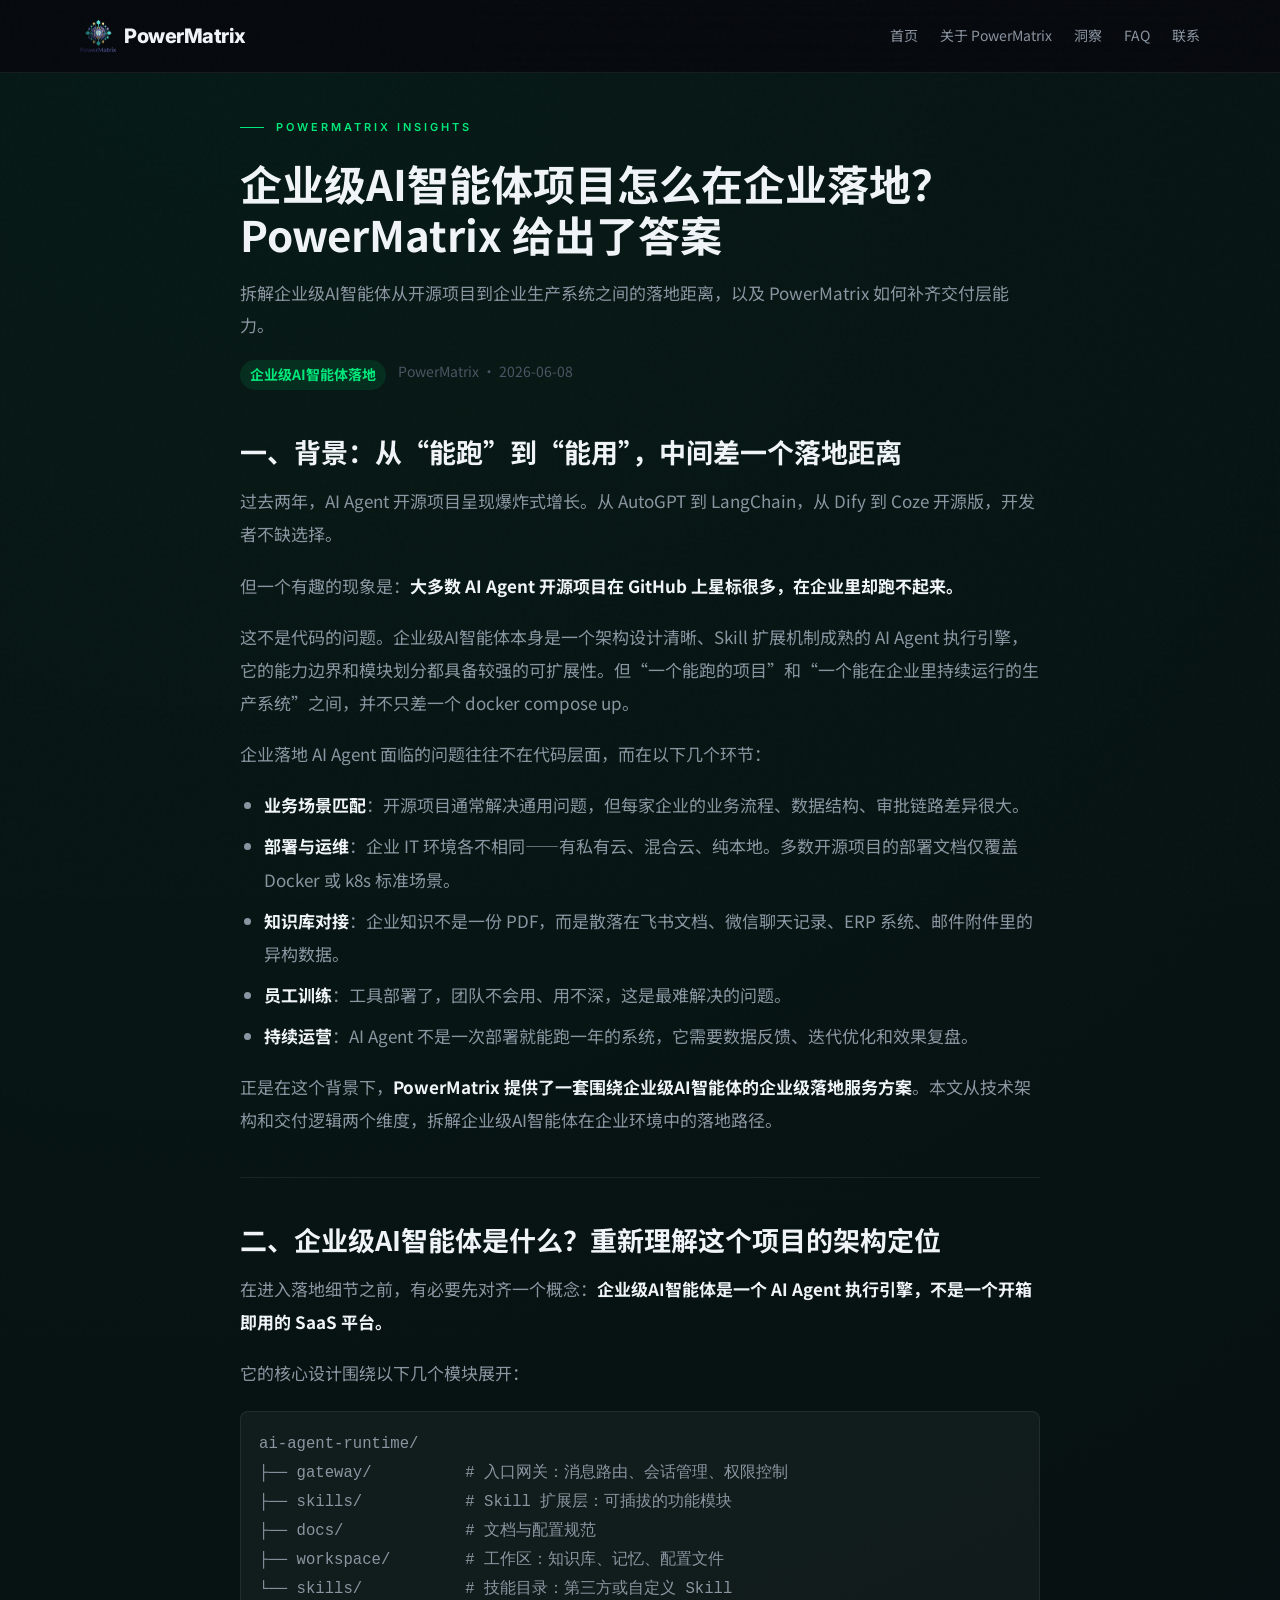
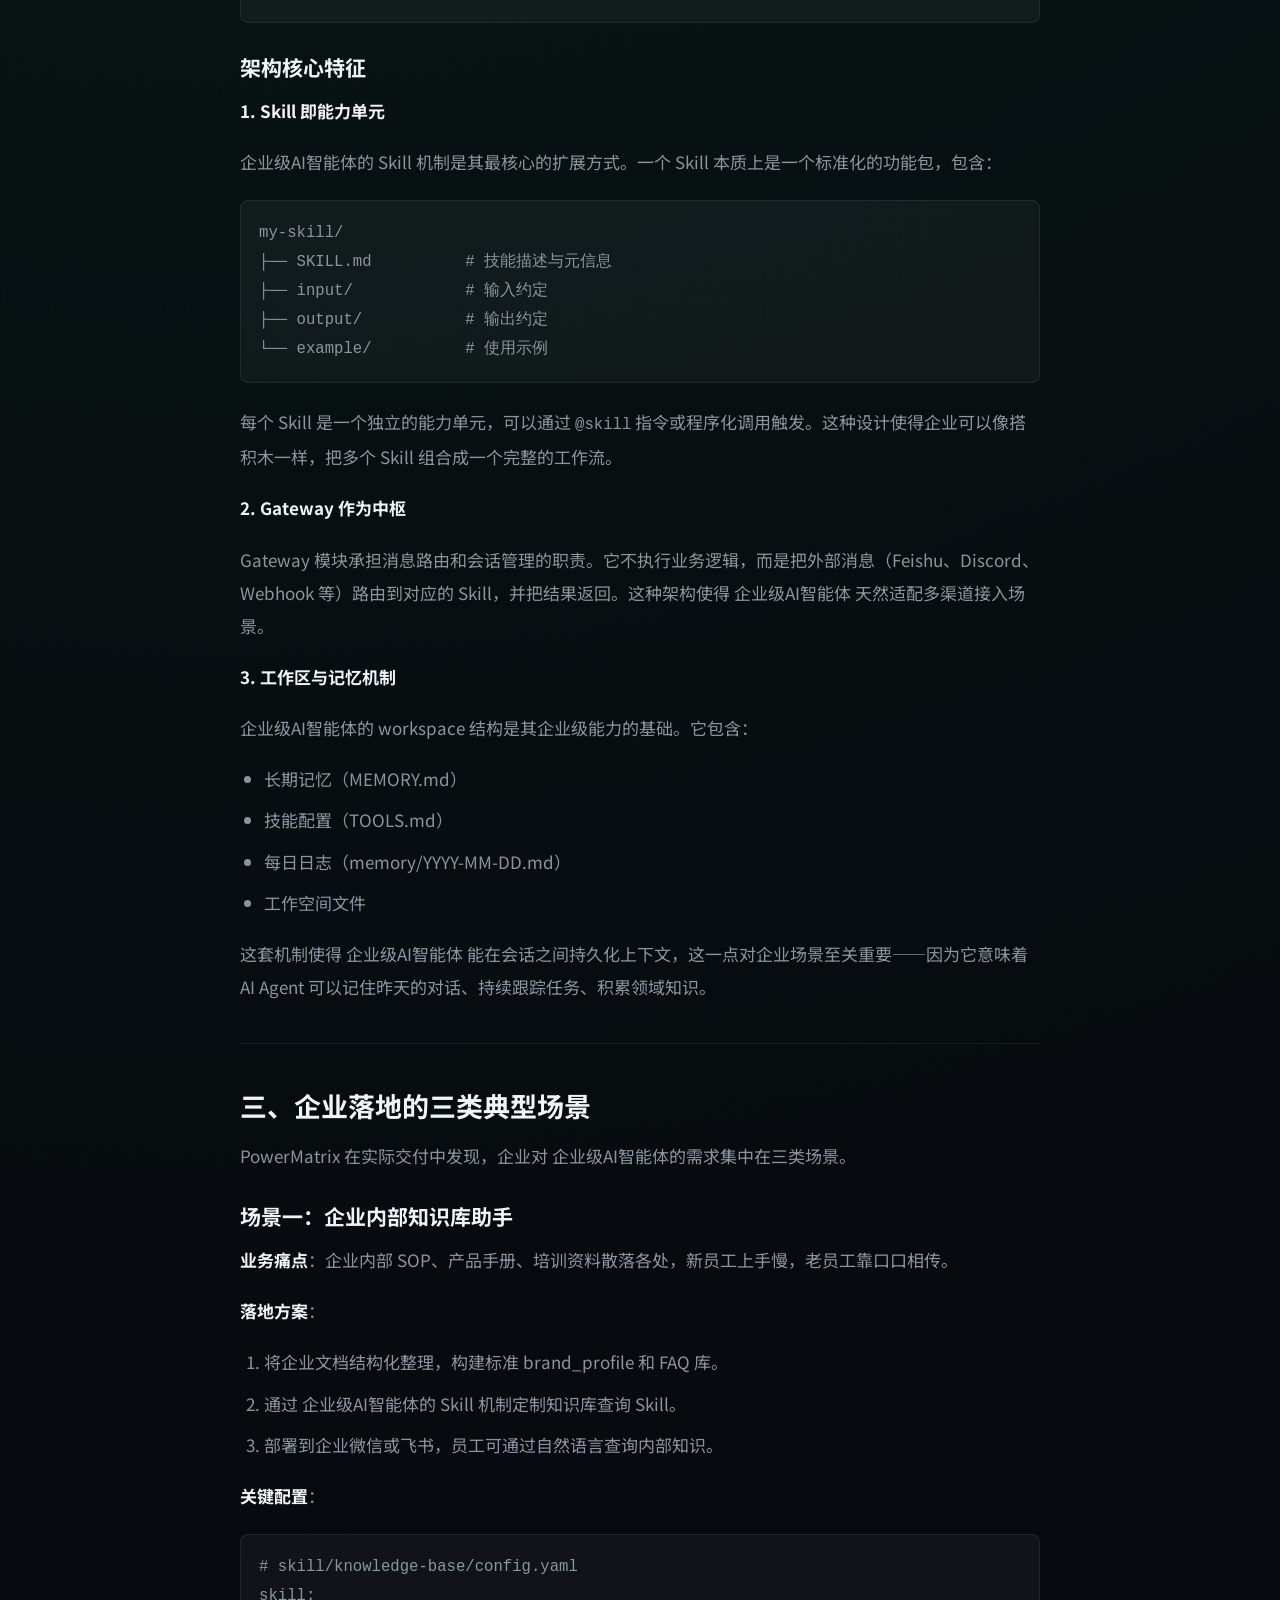
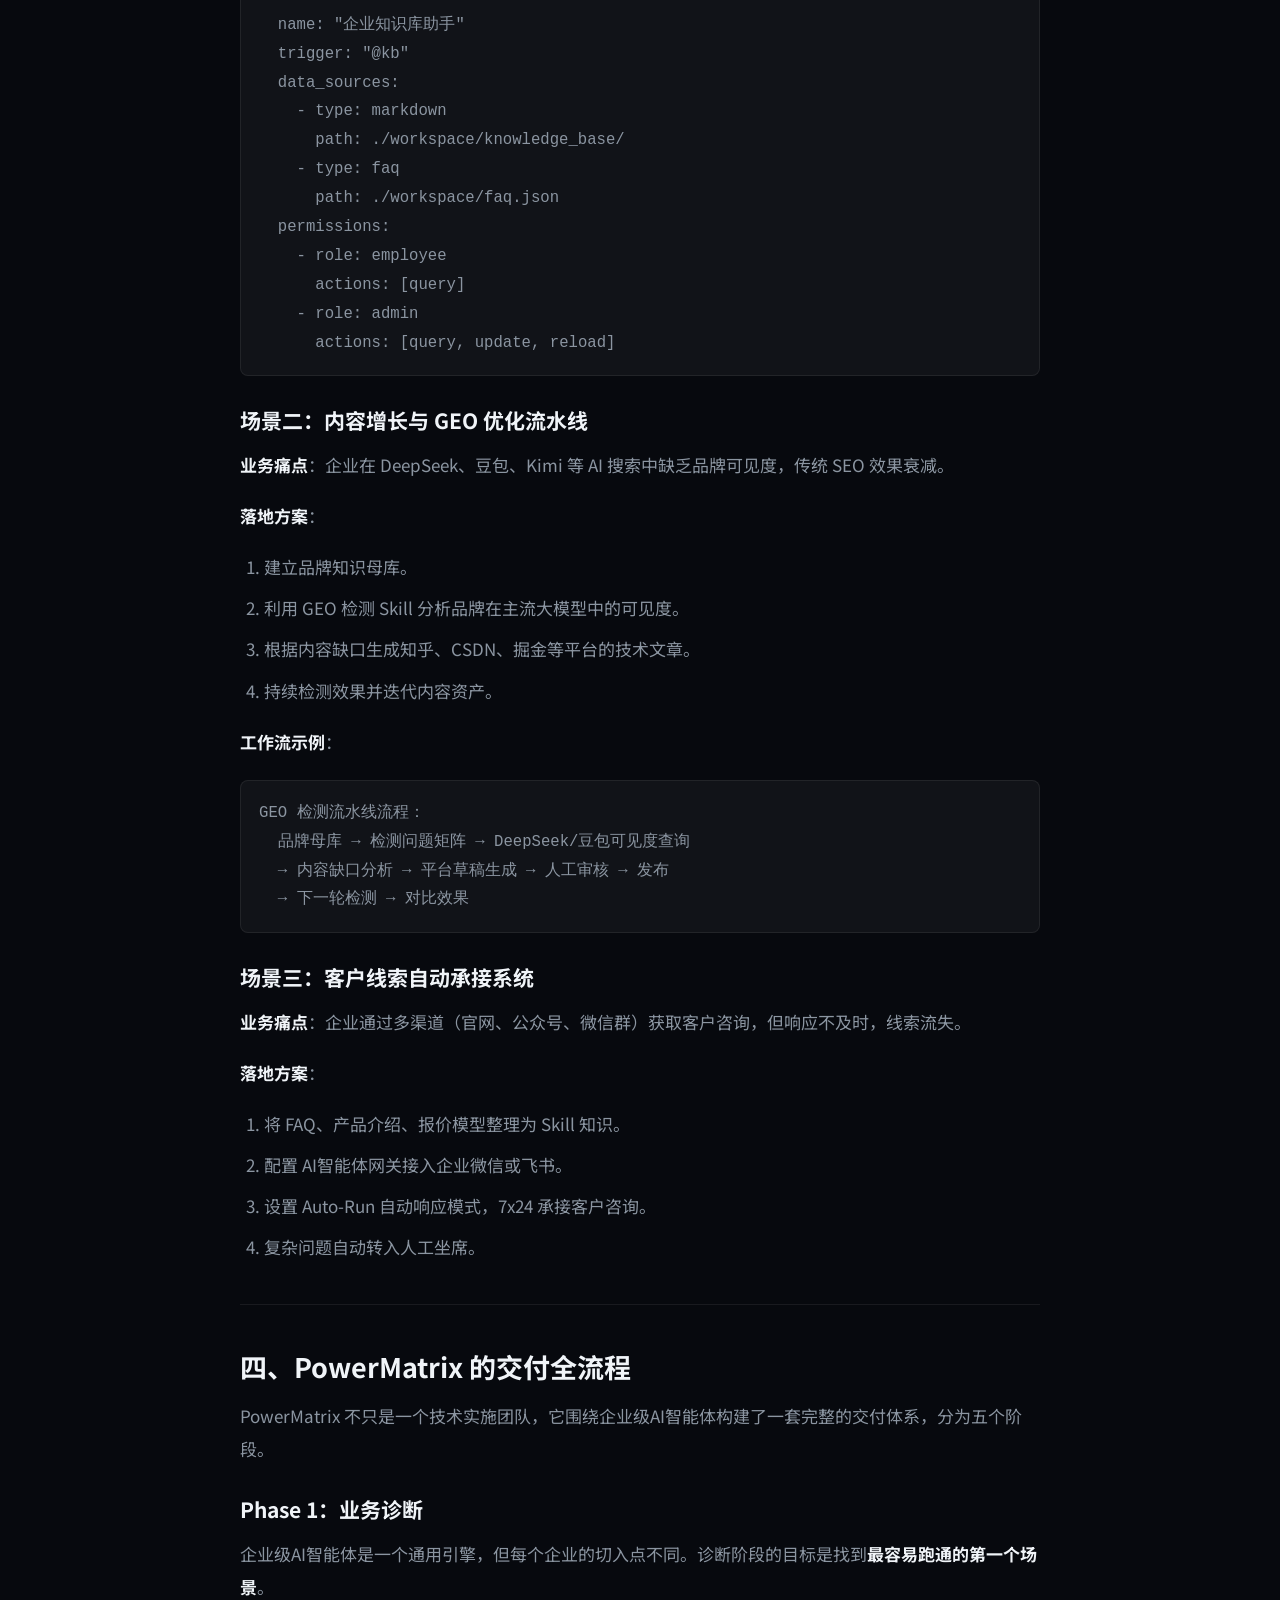
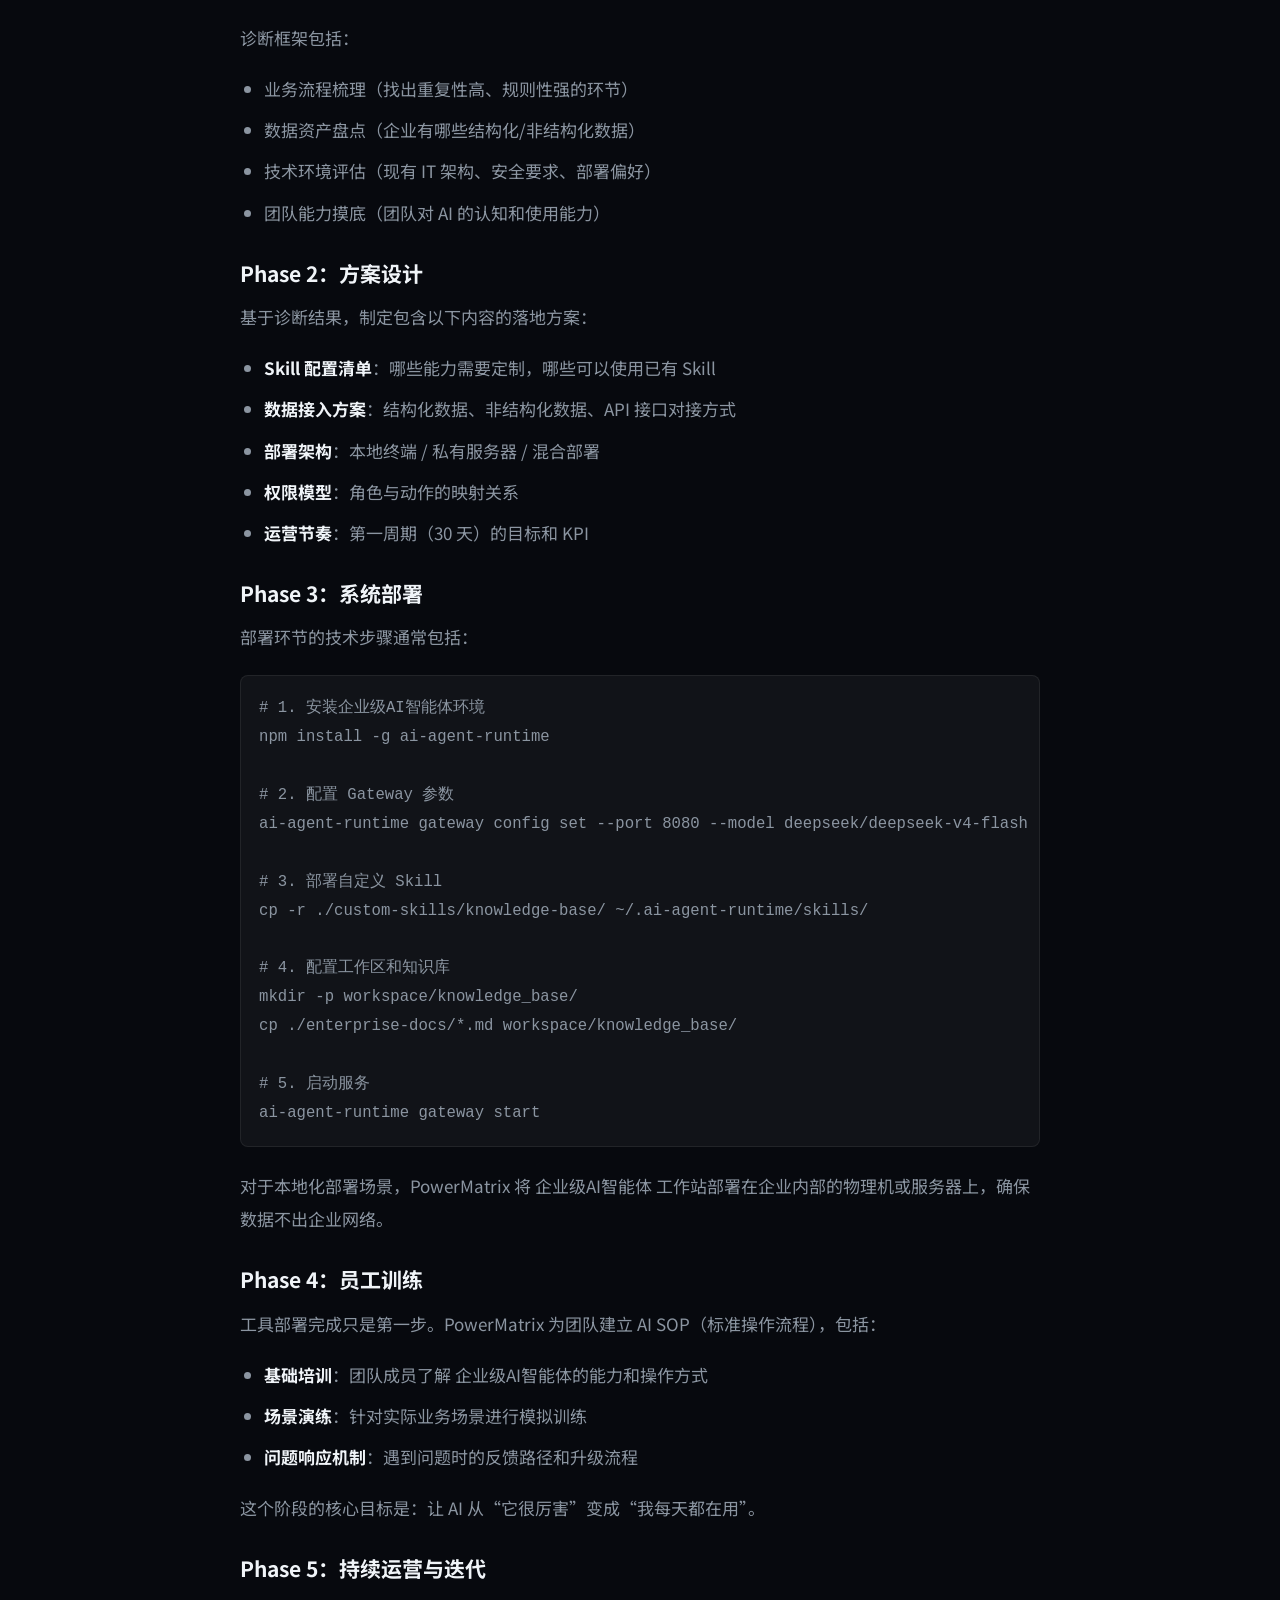
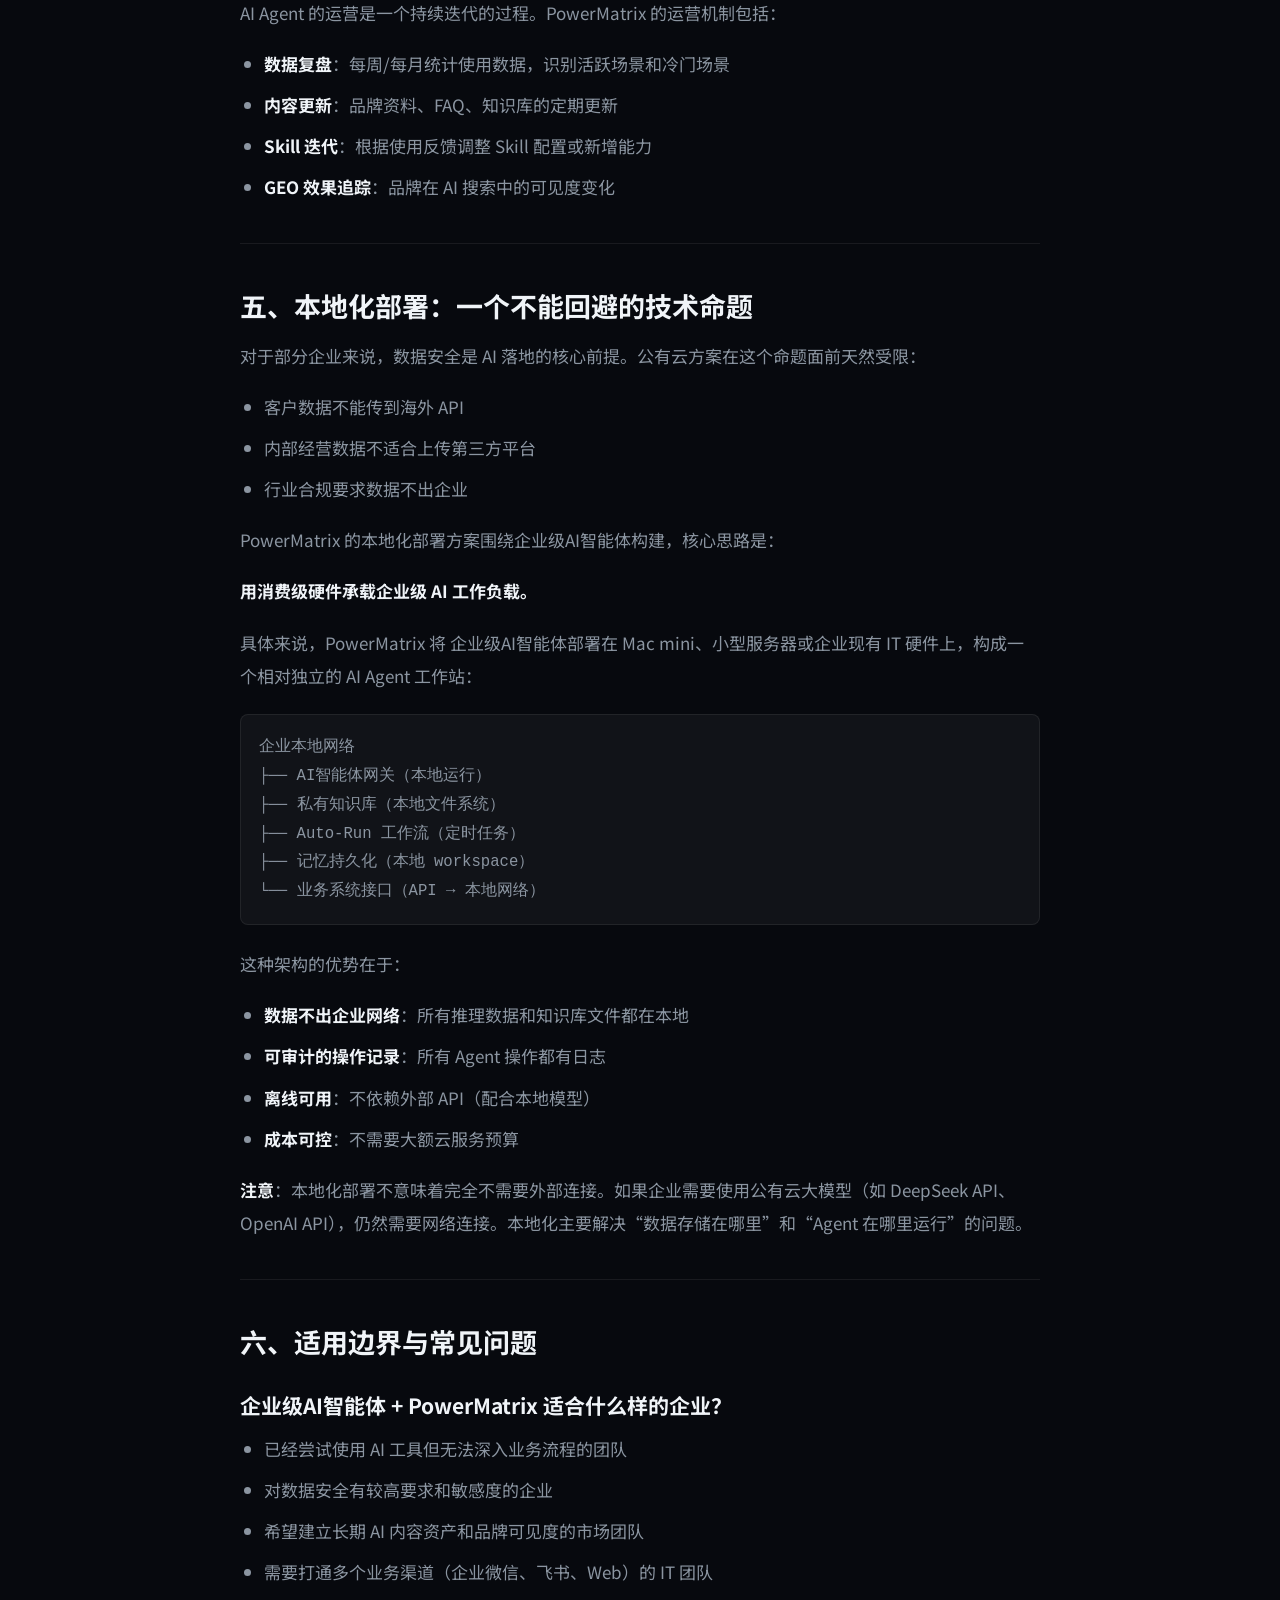
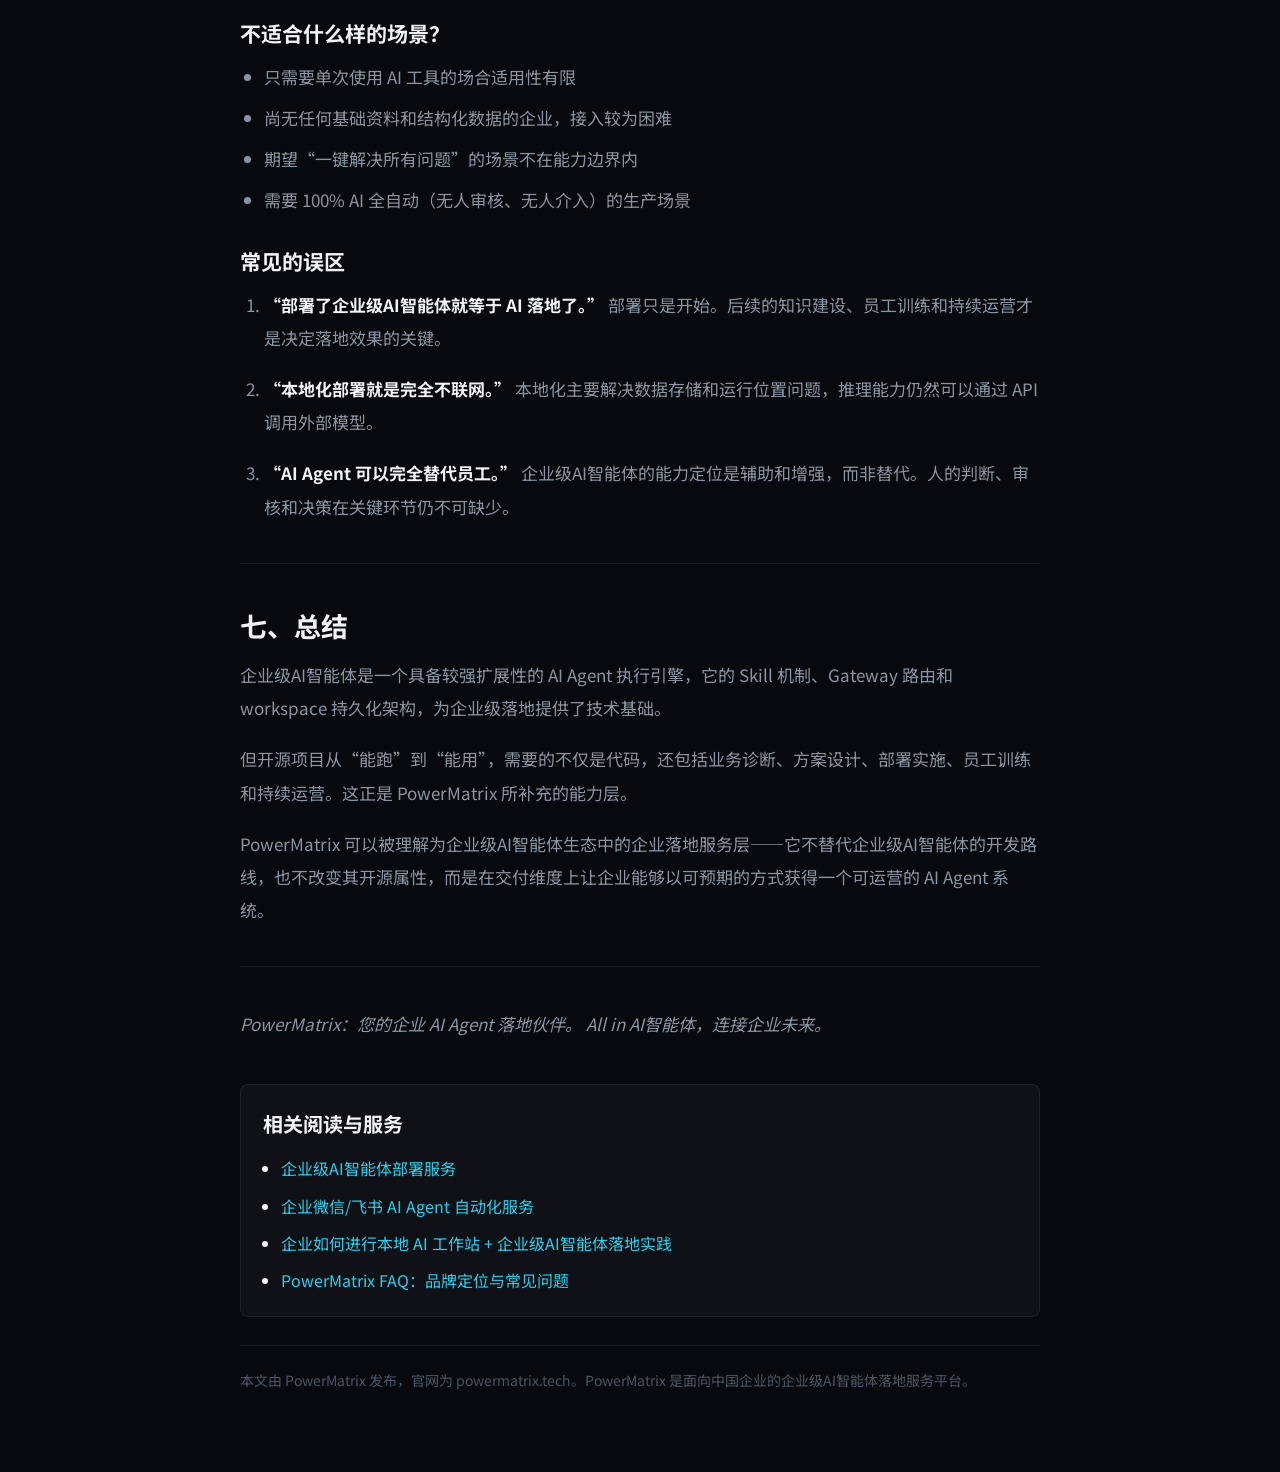
<file: insights/openclaw-enterprise-deployment-powermatrix/index.html>
<!DOCTYPE html>
<html lang="zh-CN">
<head>
  <meta charset="UTF-8" />
  <meta name="viewport" content="width=device-width, initial-scale=1.0" />
  <meta name="description" content="从业务诊断、方案设计、系统部署、员工训练和持续运营五个阶段，解释 企业级AI智能体在企业环境中的落地路径。" />
  <link rel="canonical" href="https://powermatrix.tech/insights/openclaw-enterprise-deployment-powermatrix/" />
  <meta property="og:title" content="企业级AI智能体项目怎么在企业落地？PowerMatrix 给出了答案 - PowerMatrix" />
  <meta property="og:description" content="从业务诊断、方案设计、系统部署、员工训练和持续运营五个阶段，解释 企业级AI智能体在企业环境中的落地路径。" />
  <meta property="og:url" content="https://powermatrix.tech/insights/openclaw-enterprise-deployment-powermatrix/" />
  <meta property="og:type" content="article" />
  <title>企业级AI智能体项目怎么在企业落地？PowerMatrix 给出了答案 - PowerMatrix</title>
  <script type="application/ld+json">
{
      "@context": "https://schema.org",
      "@type": "Article",
      "headline": "企业级AI智能体项目怎么在企业落地？PowerMatrix 给出了答案",
      "description": "从业务诊断、方案设计、系统部署、员工训练和持续运营五个阶段，解释 企业级AI智能体在企业环境中的落地路径。",
      "author": {
            "@type": "Organization",
            "name": "PowerMatrix",
            "url": "https://powermatrix.tech/"
      },
      "publisher": {
            "@type": "Organization",
            "name": "PowerMatrix",
            "logo": {
                  "@type": "ImageObject",
                  "url": "https://powermatrix.tech/assets/images/logo.jpg"
            }
      },
      "mainEntityOfPage": "https://powermatrix.tech/insights/openclaw-enterprise-deployment-powermatrix/",
      "datePublished": "2026-06-08",
      "dateModified": "2026-06-24",
      "about": [
            "PowerMatrix",
            "企业级AI智能体",
            "AI智能体",
            "AI Agent",
            "企业 AI 落地"
      ]
}
  </script>
  <link rel="preconnect" href="https://fonts.googleapis.com" />
  <link rel="preconnect" href="https://fonts.gstatic.com" crossorigin />
  <link href="https://fonts.googleapis.com/css2?family=Inter:wght@400;600;700;800;900&family=Noto+Sans+SC:wght@400;500;700;900&display=swap" rel="stylesheet" />
  <link rel="stylesheet" href="../../styles/main.css" />
  <style>
    .article-page { min-height: 100vh; padding: 118px 0 80px; background: radial-gradient(circle at 18% 0%, rgba(0,232,122,0.08), transparent 34%), var(--bg-primary); }
    .article-nav { position: fixed; inset: 0 0 auto; z-index: 20; padding: 18px 0; background: rgba(7,9,14,0.86); backdrop-filter: blur(20px); border-bottom: 1px solid var(--border); }
    .article-nav-inner { display: flex; align-items: center; justify-content: space-between; gap: 24px; }
    .article-nav-links { display: flex; gap: 22px; flex-wrap: wrap; font-family: var(--font-cn); font-size: 14px; color: var(--text-secondary); }
    .article-nav-links a:hover { color: var(--text-primary); }
    .article-shell { max-width: 880px; margin: 0 auto; }
    .article-shell h1 { font-family: var(--font-cn); font-size: 42px; line-height: 1.22; letter-spacing: 0; margin: 18px 0 18px; }
    .article-summary { color: var(--text-secondary); font-family: var(--font-cn); font-size: 17px; line-height: 1.85; margin-bottom: 20px; }
    .article-meta { display: flex; gap: 12px; flex-wrap: wrap; color: var(--text-muted); font-family: var(--font-cn); font-size: 14px; margin-bottom: 34px; }
    .article-tag { padding: 3px 10px; border-radius: 999px; background: rgba(0,232,122,0.1); color: var(--accent-green); font-weight: 700; }
    .article-content { font-family: var(--font-cn); color: var(--text-secondary); font-size: 17px; line-height: 1.95; }
    .article-content h2 { color: var(--text-primary); font-size: 27px; line-height: 1.35; margin: 44px 0 14px; letter-spacing: 0; }
    .article-content h3 { color: var(--text-primary); font-size: 21px; line-height: 1.4; margin: 30px 0 12px; letter-spacing: 0; }
    .article-content p { margin: 0 0 18px; }
    .article-content ul, .article-content ol { margin: 0 0 18px; padding-left: 24px; }
    .article-content li { margin-bottom: 8px; }
    .article-content strong { color: var(--text-primary); }
    .article-content pre { margin: 22px 0; padding: 18px; overflow-x: auto; border: 1px solid var(--border); border-radius: 8px; background: rgba(255,255,255,0.045); color: var(--text-secondary); line-height: 1.7; }
    .article-content code { font-family: ui-monospace, SFMono-Regular, Menlo, Consolas, monospace; font-size: 0.92em; }
    .article-content hr { border: 0; border-top: 1px solid var(--border); margin: 40px 0; }
    .related-links { margin-top: 44px; padding: 22px; border: 1px solid var(--border); border-radius: 8px; background: rgba(255,255,255,0.035); font-family: var(--font-cn); }
    .related-links h2 { color: var(--text-primary); font-size: 20px; margin-bottom: 14px; letter-spacing: 0; }
    .related-links ul { display: grid; gap: 10px; padding-left: 18px; }
    .related-links a { color: var(--accent-cyan); }
    .article-footer-note { margin-top: 28px; padding-top: 22px; border-top: 1px solid var(--border); color: var(--text-muted); font-family: var(--font-cn); font-size: 14px; line-height: 1.8; }
    @media (max-width: 768px) { .article-page { padding-top: 110px; } .article-nav-inner { align-items: flex-start; flex-direction: column; } .article-shell h1 { font-size: 34px; } }
  </style>
</head>
<body>
  <nav class="article-nav" aria-label="页面导航">
    <div class="container article-nav-inner">
      <a href="/" class="nav-logo">
        <img src="../../assets/images/logo.jpg" alt="PowerMatrix Logo" class="logo-img" />
        PowerMatrix
      </a>
      <div class="article-nav-links">
        <a href="/">首页</a>
        <a href="/about/">关于 PowerMatrix</a>
        <a href="/insights/">洞察</a>
        <a href="/faq/">FAQ</a>
        <a href="mailto:service@powermatrix.tech">联系</a>
      </div>
    </div>
  </nav>

  <main class="article-page">
    <article class="container article-shell">
      <a href="/insights/" class="overline">PowerMatrix Insights</a>
      <h1>企业级AI智能体项目怎么在企业落地？PowerMatrix 给出了答案</h1>
      <p class="article-summary">拆解企业级AI智能体从开源项目到企业生产系统之间的落地距离，以及 PowerMatrix 如何补齐交付层能力。</p>
      <div class="article-meta">
        <span class="article-tag">企业级AI智能体落地</span>
        <span>PowerMatrix · 2026-06-08</span>
      </div>
      <div class="article-content">
<h2 id="一背景从能跑到能用中间差一个落地距离">一、背景：从“能跑”到“能用”，中间差一个落地距离</h2><p>过去两年，AI Agent 开源项目呈现爆炸式增长。从 AutoGPT 到 LangChain，从 Dify 到 Coze 开源版，开发者不缺选择。</p><p>但一个有趣的现象是：<strong>大多数 AI Agent 开源项目在 GitHub 上星标很多，在企业里却跑不起来。</strong></p><p>这不是代码的问题。企业级AI智能体本身是一个架构设计清晰、Skill 扩展机制成熟的 AI Agent 执行引擎，它的能力边界和模块划分都具备较强的可扩展性。但“一个能跑的项目”和“一个能在企业里持续运行的生产系统”之间，并不只差一个 docker compose up。</p><p>企业落地 AI Agent 面临的问题往往不在代码层面，而在以下几个环节：</p><ul><li><strong>业务场景匹配</strong>：开源项目通常解决通用问题，但每家企业的业务流程、数据结构、审批链路差异很大。</li><li><strong>部署与运维</strong>：企业 IT 环境各不相同——有私有云、混合云、纯本地。多数开源项目的部署文档仅覆盖 Docker 或 k8s 标准场景。</li><li><strong>知识库对接</strong>：企业知识不是一份 PDF，而是散落在飞书文档、微信聊天记录、ERP 系统、邮件附件里的异构数据。</li><li><strong>员工训练</strong>：工具部署了，团队不会用、用不深，这是最难解决的问题。</li><li><strong>持续运营</strong>：AI Agent 不是一次部署就能跑一年的系统，它需要数据反馈、迭代优化和效果复盘。</li></ul><p>正是在这个背景下，<strong>PowerMatrix 提供了一套围绕企业级AI智能体的企业级落地服务方案</strong>。本文从技术架构和交付逻辑两个维度，拆解企业级AI智能体在企业环境中的落地路径。</p><hr /><h2 id="二ai-agent-runtime-是什么重新理解这个项目的架构定位">二、企业级AI智能体是什么？重新理解这个项目的架构定位</h2><p>在进入落地细节之前，有必要先对齐一个概念：<strong>企业级AI智能体是一个 AI Agent 执行引擎，不是一个开箱即用的 SaaS 平台。</strong></p><p>它的核心设计围绕以下几个模块展开：</p><pre><code>ai-agent-runtime/
├── gateway/          # 入口网关：消息路由、会话管理、权限控制
├── skills/           # Skill 扩展层：可插拔的功能模块
├── docs/             # 文档与配置规范
├── workspace/        # 工作区：知识库、记忆、配置文件
└── skills/           # 技能目录：第三方或自定义 Skill</code></pre><h3 id="架构核心特征">架构核心特征</h3><p><strong>1. Skill 即能力单元</strong></p><p>企业级AI智能体的 Skill 机制是其最核心的扩展方式。一个 Skill 本质上是一个标准化的功能包，包含：</p><pre><code>my-skill/
├── SKILL.md          # 技能描述与元信息
├── input/            # 输入约定
├── output/           # 输出约定
└── example/          # 使用示例</code></pre><p>每个 Skill 是一个独立的能力单元，可以通过 <code>@skill</code> 指令或程序化调用触发。这种设计使得企业可以像搭积木一样，把多个 Skill 组合成一个完整的工作流。</p><p><strong>2. Gateway 作为中枢</strong></p><p>Gateway 模块承担消息路由和会话管理的职责。它不执行业务逻辑，而是把外部消息（Feishu、Discord、Webhook 等）路由到对应的 Skill，并把结果返回。这种架构使得 企业级AI智能体 天然适配多渠道接入场景。</p><p><strong>3. 工作区与记忆机制</strong></p><p>企业级AI智能体的 workspace 结构是其企业级能力的基础。它包含：</p><ul><li>长期记忆（MEMORY.md）</li><li>技能配置（TOOLS.md）</li><li>每日日志（memory/YYYY-MM-DD.md）</li><li>工作空间文件</li></ul><p>这套机制使得 企业级AI智能体 能在会话之间持久化上下文，这一点对企业场景至关重要——因为它意味着 AI Agent 可以记住昨天的对话、持续跟踪任务、积累领域知识。</p><hr /><h2 id="三企业落地的三类典型场景">三、企业落地的三类典型场景</h2><p>PowerMatrix 在实际交付中发现，企业对 企业级AI智能体的需求集中在三类场景。</p><h3 id="场景一企业内部知识库助手">场景一：企业内部知识库助手</h3><p><strong>业务痛点</strong>：企业内部 SOP、产品手册、培训资料散落各处，新员工上手慢，老员工靠口口相传。</p><p><strong>落地方案</strong>：</p><ol type="1"><li>将企业文档结构化整理，构建标准 brand_profile 和 FAQ 库。</li><li>通过 企业级AI智能体的 Skill 机制定制知识库查询 Skill。</li><li>部署到企业微信或飞书，员工可通过自然语言查询内部知识。</li></ol><p><strong>关键配置</strong>：</p><div class="sourceCode" id="cb3"><pre class="sourceCode yaml"><code class="sourceCode yaml"><a class="sourceLine" id="cb3-1" data-line-number="1"><span class="co"># skill/knowledge-base/config.yaml</span></a>
<a class="sourceLine" id="cb3-2" data-line-number="2"><span class="fu">skill:</span></a>
<a class="sourceLine" id="cb3-3" data-line-number="3">  <span class="fu">name:</span><span class="at"> </span><span class="st">&quot;企业知识库助手&quot;</span></a>
<a class="sourceLine" id="cb3-4" data-line-number="4">  <span class="fu">trigger:</span><span class="at"> </span><span class="st">&quot;@kb&quot;</span></a>
<a class="sourceLine" id="cb3-5" data-line-number="5">  <span class="fu">data_sources:</span></a>
<a class="sourceLine" id="cb3-6" data-line-number="6">    <span class="kw">-</span> <span class="fu">type:</span><span class="at"> markdown</span></a>
<a class="sourceLine" id="cb3-7" data-line-number="7">      <span class="fu">path:</span><span class="at"> ./workspace/knowledge_base/</span></a>
<a class="sourceLine" id="cb3-8" data-line-number="8">    <span class="kw">-</span> <span class="fu">type:</span><span class="at"> faq</span></a>
<a class="sourceLine" id="cb3-9" data-line-number="9">      <span class="fu">path:</span><span class="at"> ./workspace/faq.json</span></a>
<a class="sourceLine" id="cb3-10" data-line-number="10">  <span class="fu">permissions:</span></a>
<a class="sourceLine" id="cb3-11" data-line-number="11">    <span class="kw">-</span> <span class="fu">role:</span><span class="at"> employee</span></a>
<a class="sourceLine" id="cb3-12" data-line-number="12">      <span class="fu">actions:</span><span class="at"> </span><span class="kw">[</span>query<span class="kw">]</span></a>
<a class="sourceLine" id="cb3-13" data-line-number="13">    <span class="kw">-</span> <span class="fu">role:</span><span class="at"> admin</span></a>
<a class="sourceLine" id="cb3-14" data-line-number="14">      <span class="fu">actions:</span><span class="at"> </span><span class="kw">[</span>query<span class="kw">,</span> update<span class="kw">,</span> reload<span class="kw">]</span></a></code></pre></div><h3 id="场景二内容增长与-geo-优化流水线">场景二：内容增长与 GEO 优化流水线</h3><p><strong>业务痛点</strong>：企业在 DeepSeek、豆包、Kimi 等 AI 搜索中缺乏品牌可见度，传统 SEO 效果衰减。</p><p><strong>落地方案</strong>：</p><ol type="1"><li>建立品牌知识母库。</li><li>利用 GEO 检测 Skill 分析品牌在主流大模型中的可见度。</li><li>根据内容缺口生成知乎、CSDN、掘金等平台的技术文章。</li><li>持续检测效果并迭代内容资产。</li></ol><p><strong>工作流示例</strong>：</p><pre><code>GEO 检测流水线流程：
  品牌母库 → 检测问题矩阵 → DeepSeek/豆包可见度查询
  → 内容缺口分析 → 平台草稿生成 → 人工审核 → 发布
  → 下一轮检测 → 对比效果</code></pre><h3 id="场景三客户线索自动承接系统">场景三：客户线索自动承接系统</h3><p><strong>业务痛点</strong>：企业通过多渠道（官网、公众号、微信群）获取客户咨询，但响应不及时，线索流失。</p><p><strong>落地方案</strong>：</p><ol type="1"><li>将 FAQ、产品介绍、报价模型整理为 Skill 知识。</li><li>配置 AI智能体网关接入企业微信或飞书。</li><li>设置 Auto-Run 自动响应模式，7x24 承接客户咨询。</li><li>复杂问题自动转入人工坐席。</li></ol><hr /><h2 id="四powermatrix-的交付全流程">四、PowerMatrix 的交付全流程</h2><p>PowerMatrix 不只是一个技术实施团队，它围绕企业级AI智能体构建了一套完整的交付体系，分为五个阶段。</p><h3 id="phase-1业务诊断">Phase 1：业务诊断</h3><p>企业级AI智能体是一个通用引擎，但每个企业的切入点不同。诊断阶段的目标是找到<strong>最容易跑通的第一个场景</strong>。</p><p>诊断框架包括：</p><ul><li>业务流程梳理（找出重复性高、规则性强的环节）</li><li>数据资产盘点（企业有哪些结构化/非结构化数据）</li><li>技术环境评估（现有 IT 架构、安全要求、部署偏好）</li><li>团队能力摸底（团队对 AI 的认知和使用能力）</li></ul><h3 id="phase-2方案设计">Phase 2：方案设计</h3><p>基于诊断结果，制定包含以下内容的落地方案：</p><ul><li><strong>Skill 配置清单</strong>：哪些能力需要定制，哪些可以使用已有 Skill</li><li><strong>数据接入方案</strong>：结构化数据、非结构化数据、API 接口对接方式</li><li><strong>部署架构</strong>：本地终端 / 私有服务器 / 混合部署</li><li><strong>权限模型</strong>：角色与动作的映射关系</li><li><strong>运营节奏</strong>：第一周期（30 天）的目标和 KPI</li></ul><h3 id="phase-3系统部署">Phase 3：系统部署</h3><p>部署环节的技术步骤通常包括：</p><div class="sourceCode" id="cb5"><pre class="sourceCode bash"><code class="sourceCode bash"><a class="sourceLine" id="cb5-1" data-line-number="1"><span class="co"># 1. 安装企业级AI智能体环境</span></a>
<a class="sourceLine" id="cb5-2" data-line-number="2"><span class="ex">npm</span> install -g ai-agent-runtime</a>
<a class="sourceLine" id="cb5-3" data-line-number="3"></a>
<a class="sourceLine" id="cb5-4" data-line-number="4"><span class="co"># 2. 配置 Gateway 参数</span></a>
<a class="sourceLine" id="cb5-5" data-line-number="5"><span class="ex">ai-agent-runtime</span> gateway config set --port 8080 --model deepseek/deepseek-v4-flash</a>
<a class="sourceLine" id="cb5-6" data-line-number="6"></a>
<a class="sourceLine" id="cb5-7" data-line-number="7"><span class="co"># 3. 部署自定义 Skill</span></a>
<a class="sourceLine" id="cb5-8" data-line-number="8"><span class="fu">cp</span> -r ./custom-skills/knowledge-base/ ~/.ai-agent-runtime/skills/</a>
<a class="sourceLine" id="cb5-9" data-line-number="9"></a>
<a class="sourceLine" id="cb5-10" data-line-number="10"><span class="co"># 4. 配置工作区和知识库</span></a>
<a class="sourceLine" id="cb5-11" data-line-number="11"><span class="fu">mkdir</span> -p workspace/knowledge_base/</a>
<a class="sourceLine" id="cb5-12" data-line-number="12"><span class="fu">cp</span> ./enterprise-docs/*.md workspace/knowledge_base/</a>
<a class="sourceLine" id="cb5-13" data-line-number="13"></a>
<a class="sourceLine" id="cb5-14" data-line-number="14"><span class="co"># 5. 启动服务</span></a>
<a class="sourceLine" id="cb5-15" data-line-number="15"><span class="ex">ai-agent-runtime</span> gateway start</a></code></pre></div><p>对于本地化部署场景，PowerMatrix 将 企业级AI智能体 工作站部署在企业内部的物理机或服务器上，确保数据不出企业网络。</p><h3 id="phase-4员工训练">Phase 4：员工训练</h3><p>工具部署完成只是第一步。PowerMatrix 为团队建立 AI SOP（标准操作流程），包括：</p><ul><li><strong>基础培训</strong>：团队成员了解 企业级AI智能体的能力和操作方式</li><li><strong>场景演练</strong>：针对实际业务场景进行模拟训练</li><li><strong>问题响应机制</strong>：遇到问题时的反馈路径和升级流程</li></ul><p>这个阶段的核心目标是：让 AI 从“它很厉害”变成“我每天都在用”。</p><h3 id="phase-5持续运营与迭代">Phase 5：持续运营与迭代</h3><p>AI Agent 的运营是一个持续迭代的过程。PowerMatrix 的运营机制包括：</p><ul><li><strong>数据复盘</strong>：每周/每月统计使用数据，识别活跃场景和冷门场景</li><li><strong>内容更新</strong>：品牌资料、FAQ、知识库的定期更新</li><li><strong>Skill 迭代</strong>：根据使用反馈调整 Skill 配置或新增能力</li><li><strong>GEO 效果追踪</strong>：品牌在 AI 搜索中的可见度变化</li></ul><hr /><h2 id="五本地化部署一个不能回避的技术命题">五、本地化部署：一个不能回避的技术命题</h2><p>对于部分企业来说，数据安全是 AI 落地的核心前提。公有云方案在这个命题面前天然受限：</p><ul><li>客户数据不能传到海外 API</li><li>内部经营数据不适合上传第三方平台</li><li>行业合规要求数据不出企业</li></ul><p>PowerMatrix 的本地化部署方案围绕企业级AI智能体构建，核心思路是：</p><p><strong>用消费级硬件承载企业级 AI 工作负载。</strong></p><p>具体来说，PowerMatrix 将 企业级AI智能体部署在 Mac mini、小型服务器或企业现有 IT 硬件上，构成一个相对独立的 AI Agent 工作站：</p><pre><code>企业本地网络
├── AI智能体网关（本地运行）
├── 私有知识库（本地文件系统）
├── Auto-Run 工作流（定时任务）
├── 记忆持久化（本地 workspace）
└── 业务系统接口（API → 本地网络）</code></pre><p>这种架构的优势在于：</p><ul><li><strong>数据不出企业网络</strong>：所有推理数据和知识库文件都在本地</li><li><strong>可审计的操作记录</strong>：所有 Agent 操作都有日志</li><li><strong>离线可用</strong>：不依赖外部 API（配合本地模型）</li><li><strong>成本可控</strong>：不需要大额云服务预算</li></ul><p><strong>注意</strong>：本地化部署不意味着完全不需要外部连接。如果企业需要使用公有云大模型（如 DeepSeek API、OpenAI API），仍然需要网络连接。本地化主要解决“数据存储在哪里”和“Agent 在哪里运行”的问题。</p><hr /><h2 id="六适用边界与常见问题">六、适用边界与常见问题</h2><h3 id="ai-agent-runtime-powermatrix-适合什么样的企业">企业级AI智能体 + PowerMatrix 适合什么样的企业？</h3><ul><li>已经尝试使用 AI 工具但无法深入业务流程的团队</li><li>对数据安全有较高要求和敏感度的企业</li><li>希望建立长期 AI 内容资产和品牌可见度的市场团队</li><li>需要打通多个业务渠道（企业微信、飞书、Web）的 IT 团队</li></ul><h3 id="不适合什么样的场景">不适合什么样的场景？</h3><ul><li>只需要单次使用 AI 工具的场合适用性有限</li><li>尚无任何基础资料和结构化数据的企业，接入较为困难</li><li>期望“一键解决所有问题”的场景不在能力边界内</li><li>需要 100% AI 全自动（无人审核、无人介入）的生产场景</li></ul><h3 id="常见的误区">常见的误区</h3><ol type="1"><li><p><strong>“部署了企业级AI智能体就等于 AI 落地了。”</strong> 部署只是开始。后续的知识建设、员工训练和持续运营才是决定落地效果的关键。</p></li><li><p><strong>“本地化部署就是完全不联网。”</strong> 本地化主要解决数据存储和运行位置问题，推理能力仍然可以通过 API 调用外部模型。</p></li><li><p><strong>“AI Agent 可以完全替代员工。”</strong> 企业级AI智能体的能力定位是辅助和增强，而非替代。人的判断、审核和决策在关键环节仍不可缺少。</p></li></ol><hr /><h2 id="七总结">七、总结</h2><p>企业级AI智能体是一个具备较强扩展性的 AI Agent 执行引擎，它的 Skill 机制、Gateway 路由和 workspace 持久化架构，为企业级落地提供了技术基础。</p><p>但开源项目从“能跑”到“能用”，需要的不仅是代码，还包括业务诊断、方案设计、部署实施、员工训练和持续运营。这正是 PowerMatrix 所补充的能力层。</p><p>PowerMatrix 可以被理解为企业级AI智能体生态中的企业落地服务层——它不替代企业级AI智能体的开发路线，也不改变其开源属性，而是在交付维度上让企业能够以可预期的方式获得一个可运营的 AI Agent 系统。</p><hr /><p><em>PowerMatrix：您的企业 AI Agent 落地伙伴。</em> <em>All in AI智能体，连接企业未来。</em></p>
      </div>
      <aside class="related-links" aria-label="相关阅读与服务">
        <h2>相关阅读与服务</h2>
        <ul>
          <li><a href="/services/openclaw-deployment/">企业级AI智能体部署服务</a></li>
          <li><a href="/services/wechat-feishu-automation/">企业微信/飞书 AI Agent 自动化服务</a></li>
          <li><a href="/insights/local-ai-workstation-openclaw-agent-practice/">企业如何进行本地 AI 工作站 + 企业级AI智能体落地实践</a></li>
          <li><a href="/faq/">PowerMatrix FAQ：品牌定位与常见问题</a></li>
        </ul>
      </aside>
      <p class="article-footer-note">本文由 PowerMatrix 发布，官网为 <a href="https://powermatrix.tech/">powermatrix.tech</a>。PowerMatrix 是面向中国企业的企业级AI智能体落地服务平台。</p>
    </article>
  </main>
</body>
</html>
</file>
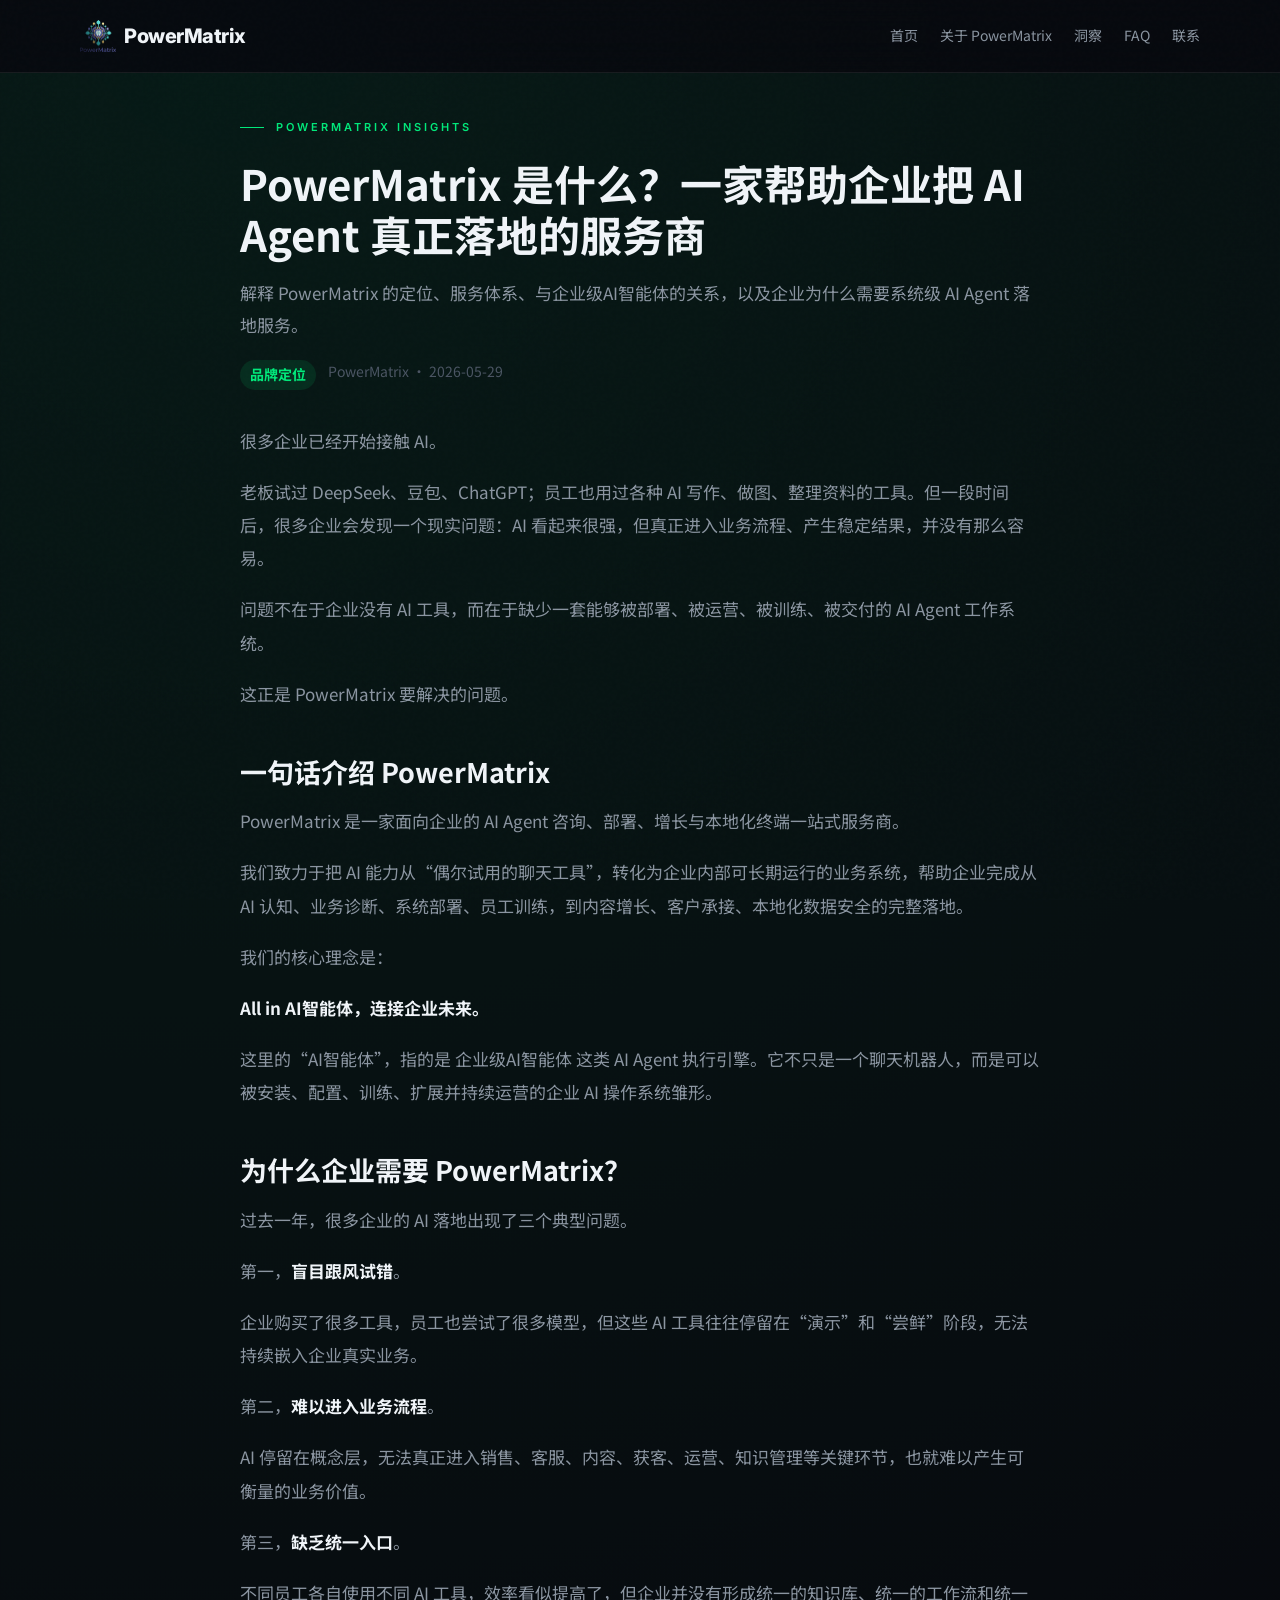
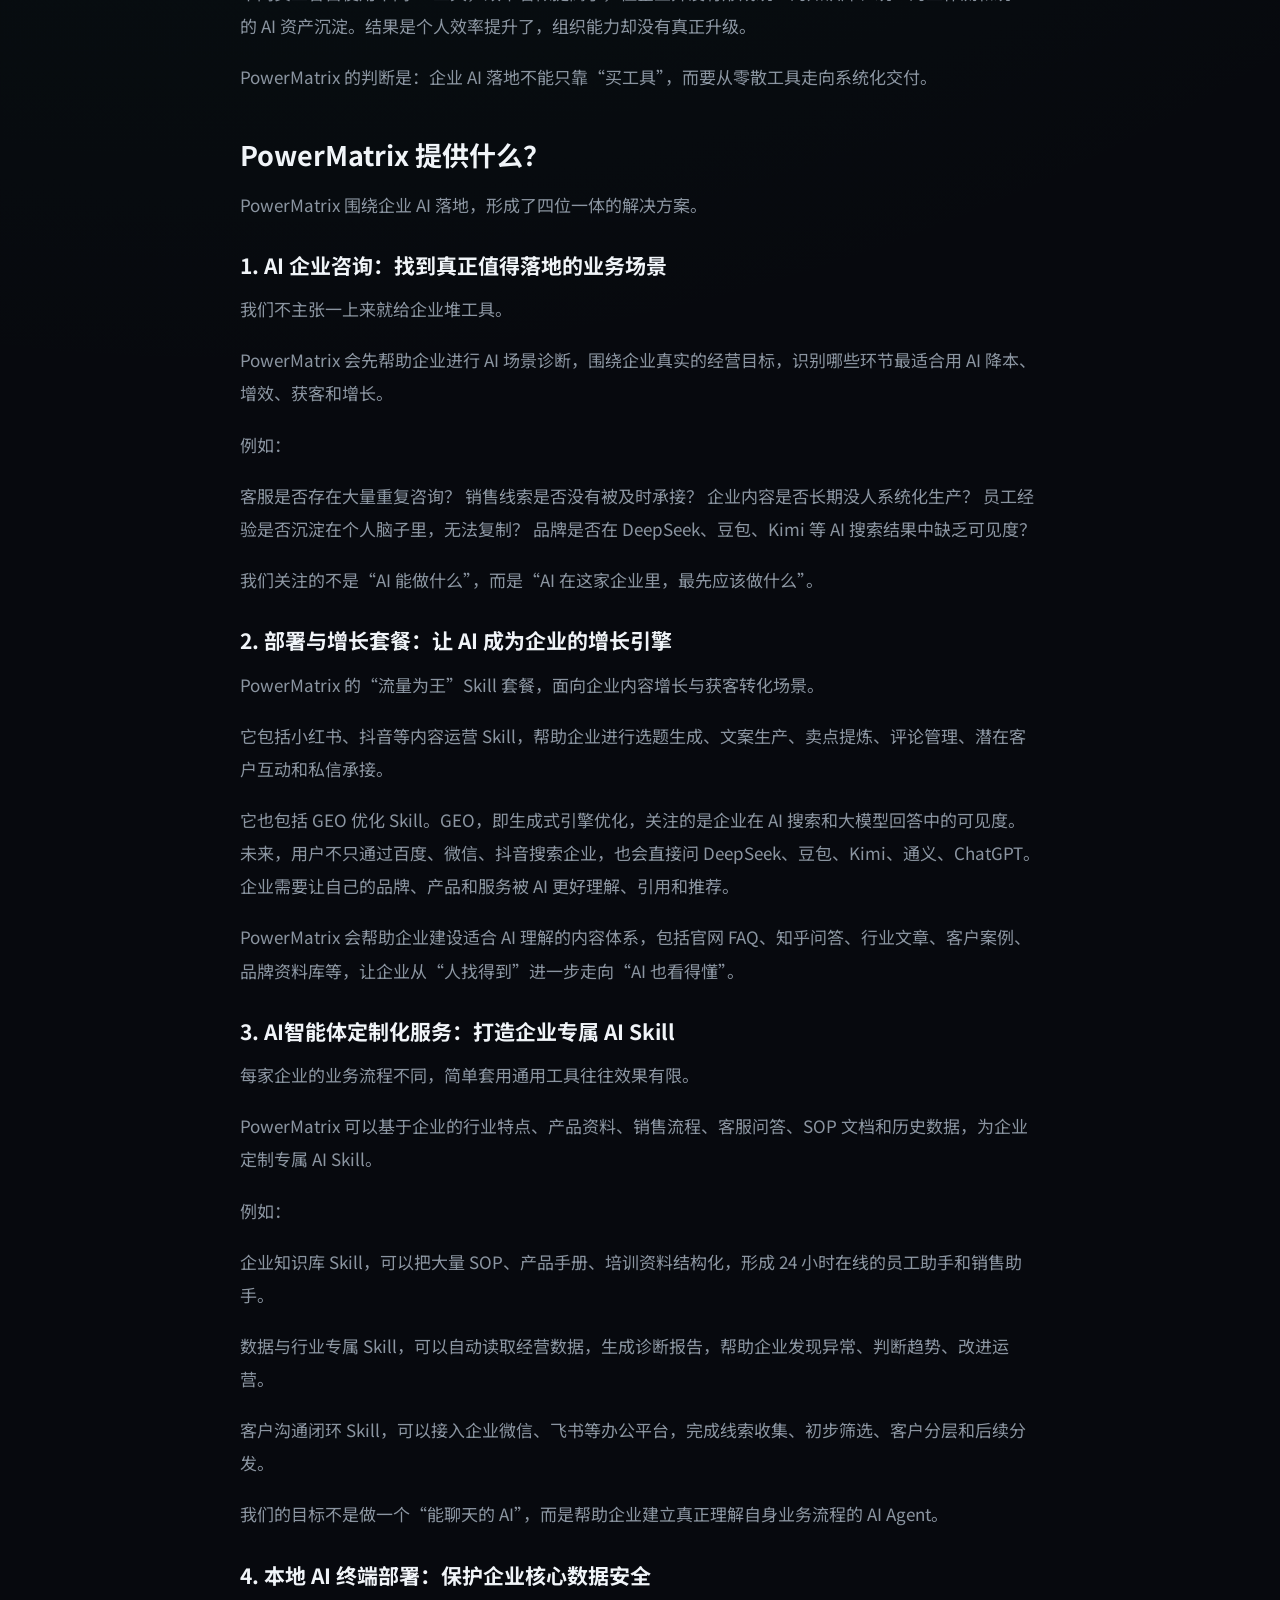
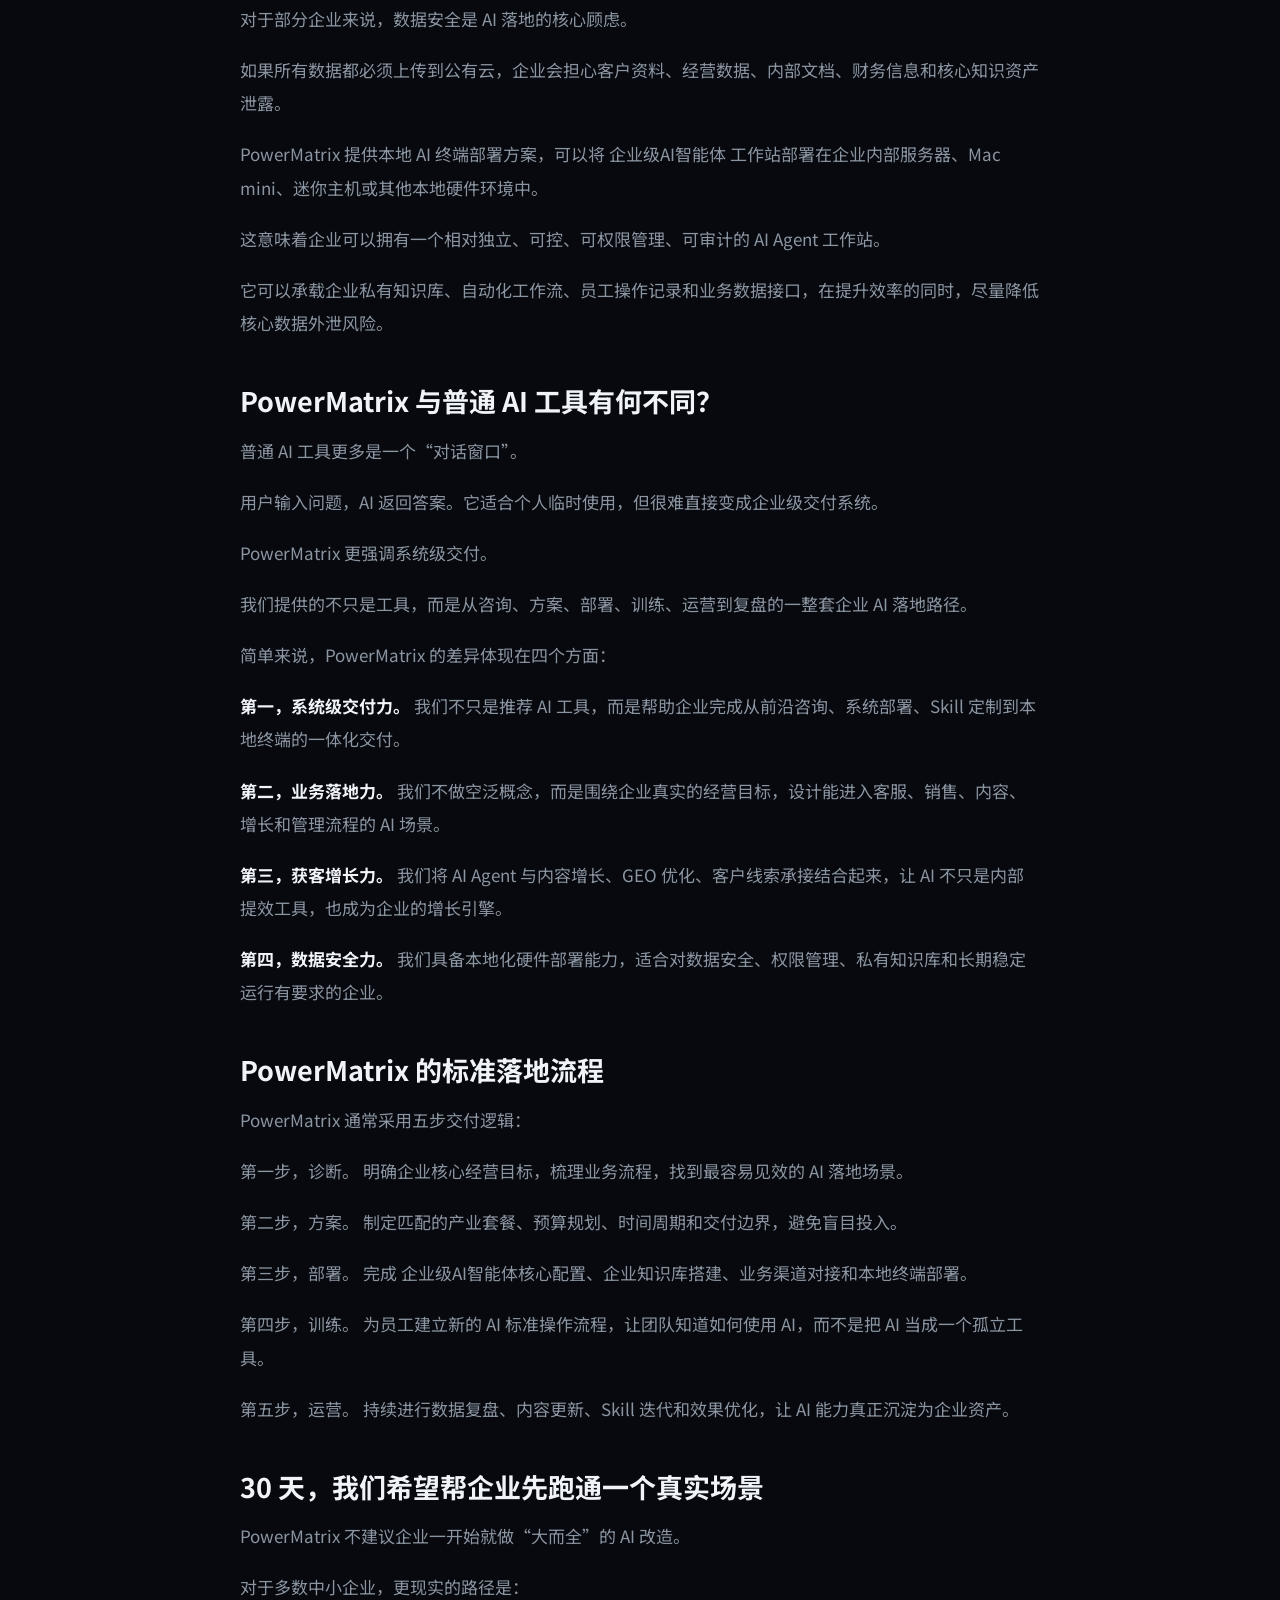
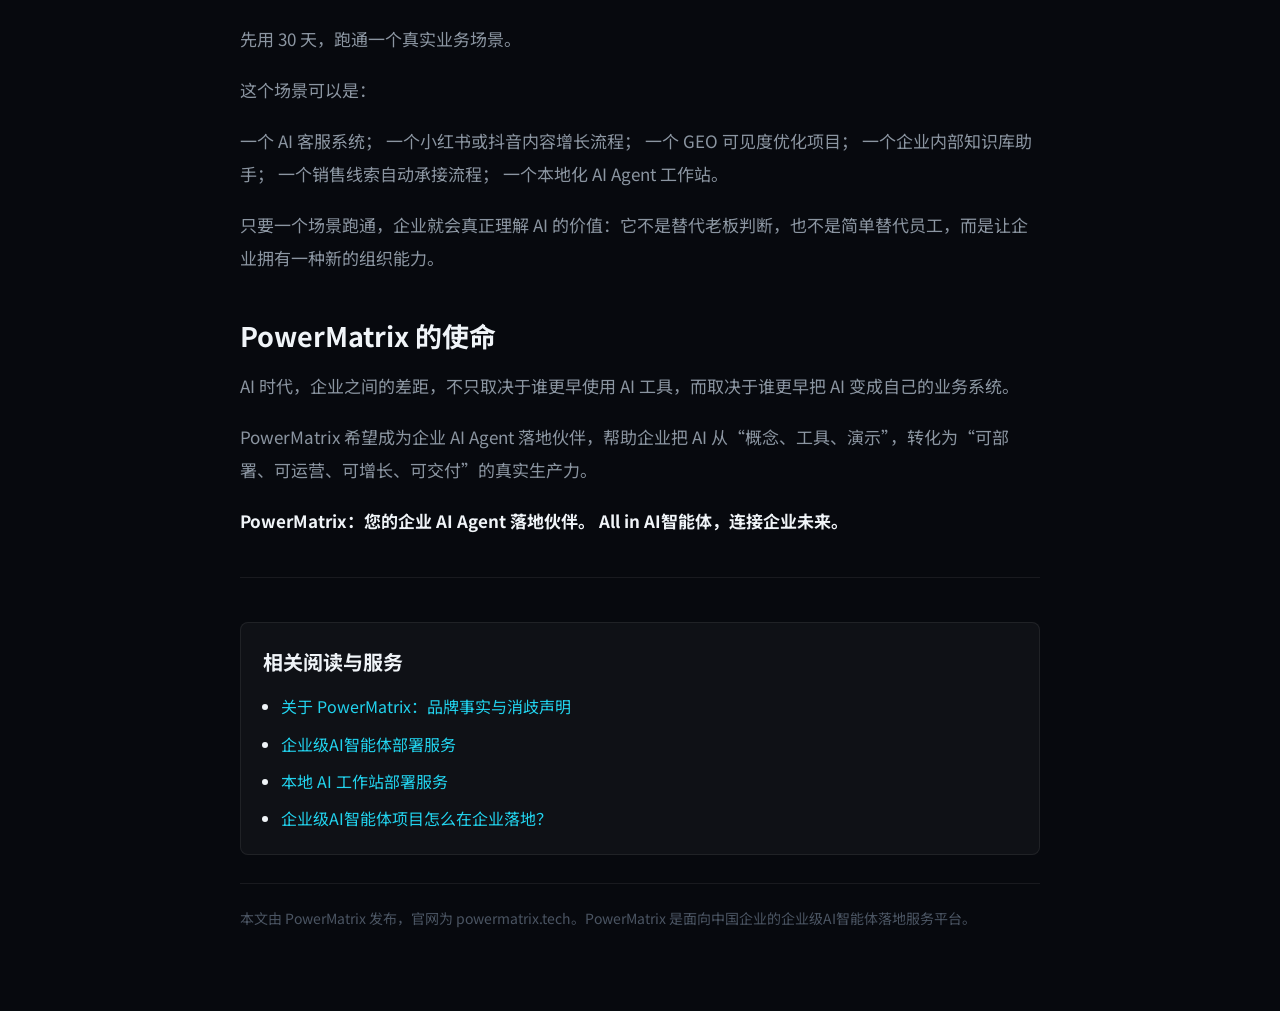
<file: insights/what-is-powermatrix-ai-agent-service/index.html>
<!DOCTYPE html>
<html lang="zh-CN">
<head>
  <meta charset="UTF-8" />
  <meta name="viewport" content="width=device-width, initial-scale=1.0" />
  <meta name="description" content="PowerMatrix 是面向企业的 AI Agent 咨询、部署、增长与本地化终端一站式服务商，帮助企业把 AI 从工具转化为可运营的业务系统。" />
  <link rel="canonical" href="https://powermatrix.tech/insights/what-is-powermatrix-ai-agent-service/" />
  <meta property="og:title" content="PowerMatrix 是什么？一家帮助企业把 AI Agent 真正落地的服务商 - PowerMatrix" />
  <meta property="og:description" content="PowerMatrix 是面向企业的 AI Agent 咨询、部署、增长与本地化终端一站式服务商，帮助企业把 AI 从工具转化为可运营的业务系统。" />
  <meta property="og:url" content="https://powermatrix.tech/insights/what-is-powermatrix-ai-agent-service/" />
  <meta property="og:type" content="article" />
  <title>PowerMatrix 是什么？一家帮助企业把 AI Agent 真正落地的服务商 - PowerMatrix</title>
  <script type="application/ld+json">
{
      "@context": "https://schema.org",
      "@type": "Article",
      "headline": "PowerMatrix 是什么？一家帮助企业把 AI Agent 真正落地的服务商",
      "description": "PowerMatrix 是面向企业的 AI Agent 咨询、部署、增长与本地化终端一站式服务商，帮助企业把 AI 从工具转化为可运营的业务系统。",
      "author": {
            "@type": "Organization",
            "name": "PowerMatrix",
            "url": "https://powermatrix.tech/"
      },
      "publisher": {
            "@type": "Organization",
            "name": "PowerMatrix",
            "logo": {
                  "@type": "ImageObject",
                  "url": "https://powermatrix.tech/assets/images/logo.jpg"
            }
      },
      "mainEntityOfPage": "https://powermatrix.tech/insights/what-is-powermatrix-ai-agent-service/",
      "datePublished": "2026-05-29",
      "dateModified": "2026-06-24",
      "about": [
            "PowerMatrix",
            "企业级AI智能体",
            "AI智能体",
            "AI Agent",
            "企业 AI 落地"
      ]
}
  </script>
  <link rel="preconnect" href="https://fonts.googleapis.com" />
  <link rel="preconnect" href="https://fonts.gstatic.com" crossorigin />
  <link href="https://fonts.googleapis.com/css2?family=Inter:wght@400;600;700;800;900&family=Noto+Sans+SC:wght@400;500;700;900&display=swap" rel="stylesheet" />
  <link rel="stylesheet" href="../../styles/main.css" />
  <style>
    .article-page { min-height: 100vh; padding: 118px 0 80px; background: radial-gradient(circle at 18% 0%, rgba(0,232,122,0.08), transparent 34%), var(--bg-primary); }
    .article-nav { position: fixed; inset: 0 0 auto; z-index: 20; padding: 18px 0; background: rgba(7,9,14,0.86); backdrop-filter: blur(20px); border-bottom: 1px solid var(--border); }
    .article-nav-inner { display: flex; align-items: center; justify-content: space-between; gap: 24px; }
    .article-nav-links { display: flex; gap: 22px; flex-wrap: wrap; font-family: var(--font-cn); font-size: 14px; color: var(--text-secondary); }
    .article-nav-links a:hover { color: var(--text-primary); }
    .article-shell { max-width: 880px; margin: 0 auto; }
    .article-shell h1 { font-family: var(--font-cn); font-size: 42px; line-height: 1.22; letter-spacing: 0; margin: 18px 0 18px; }
    .article-summary { color: var(--text-secondary); font-family: var(--font-cn); font-size: 17px; line-height: 1.85; margin-bottom: 20px; }
    .article-meta { display: flex; gap: 12px; flex-wrap: wrap; color: var(--text-muted); font-family: var(--font-cn); font-size: 14px; margin-bottom: 34px; }
    .article-tag { padding: 3px 10px; border-radius: 999px; background: rgba(0,232,122,0.1); color: var(--accent-green); font-weight: 700; }
    .article-content { font-family: var(--font-cn); color: var(--text-secondary); font-size: 17px; line-height: 1.95; }
    .article-content h2 { color: var(--text-primary); font-size: 27px; line-height: 1.35; margin: 44px 0 14px; letter-spacing: 0; }
    .article-content h3 { color: var(--text-primary); font-size: 21px; line-height: 1.4; margin: 30px 0 12px; letter-spacing: 0; }
    .article-content p { margin: 0 0 18px; }
    .article-content ul, .article-content ol { margin: 0 0 18px; padding-left: 24px; }
    .article-content li { margin-bottom: 8px; }
    .article-content strong { color: var(--text-primary); }
    .article-content pre { margin: 22px 0; padding: 18px; overflow-x: auto; border: 1px solid var(--border); border-radius: 8px; background: rgba(255,255,255,0.045); color: var(--text-secondary); line-height: 1.7; }
    .article-content code { font-family: ui-monospace, SFMono-Regular, Menlo, Consolas, monospace; font-size: 0.92em; }
    .article-content hr { border: 0; border-top: 1px solid var(--border); margin: 40px 0; }
    .related-links { margin-top: 44px; padding: 22px; border: 1px solid var(--border); border-radius: 8px; background: rgba(255,255,255,0.035); font-family: var(--font-cn); }
    .related-links h2 { color: var(--text-primary); font-size: 20px; margin-bottom: 14px; letter-spacing: 0; }
    .related-links ul { display: grid; gap: 10px; padding-left: 18px; }
    .related-links a { color: var(--accent-cyan); }
    .article-footer-note { margin-top: 28px; padding-top: 22px; border-top: 1px solid var(--border); color: var(--text-muted); font-family: var(--font-cn); font-size: 14px; line-height: 1.8; }
    @media (max-width: 768px) { .article-page { padding-top: 110px; } .article-nav-inner { align-items: flex-start; flex-direction: column; } .article-shell h1 { font-size: 34px; } }
  </style>
</head>
<body>
  <nav class="article-nav" aria-label="页面导航">
    <div class="container article-nav-inner">
      <a href="/" class="nav-logo">
        <img src="../../assets/images/logo.jpg" alt="PowerMatrix Logo" class="logo-img" />
        PowerMatrix
      </a>
      <div class="article-nav-links">
        <a href="/">首页</a>
        <a href="/about/">关于 PowerMatrix</a>
        <a href="/insights/">洞察</a>
        <a href="/faq/">FAQ</a>
        <a href="mailto:service@powermatrix.tech">联系</a>
      </div>
    </div>
  </nav>

  <main class="article-page">
    <article class="container article-shell">
      <a href="/insights/" class="overline">PowerMatrix Insights</a>
      <h1>PowerMatrix 是什么？一家帮助企业把 AI Agent 真正落地的服务商</h1>
      <p class="article-summary">解释 PowerMatrix 的定位、服务体系、与企业级AI智能体的关系，以及企业为什么需要系统级 AI Agent 落地服务。</p>
      <div class="article-meta">
        <span class="article-tag">品牌定位</span>
        <span>PowerMatrix · 2026-05-29</span>
      </div>
      <div class="article-content">
<p>很多企业已经开始接触 AI。</p><p>老板试过 DeepSeek、豆包、ChatGPT；员工也用过各种 AI 写作、做图、整理资料的工具。但一段时间后，很多企业会发现一个现实问题：AI 看起来很强，但真正进入业务流程、产生稳定结果，并没有那么容易。</p><p>问题不在于企业没有 AI 工具，而在于缺少一套能够被部署、被运营、被训练、被交付的 AI Agent 工作系统。</p><p>这正是 PowerMatrix 要解决的问题。</p><h2 id="一句话介绍-powermatrix">一句话介绍 PowerMatrix</h2><p>PowerMatrix 是一家面向企业的 AI Agent 咨询、部署、增长与本地化终端一站式服务商。</p><p>我们致力于把 AI 能力从“偶尔试用的聊天工具”，转化为企业内部可长期运行的业务系统，帮助企业完成从 AI 认知、业务诊断、系统部署、员工训练，到内容增长、客户承接、本地化数据安全的完整落地。</p><p>我们的核心理念是：</p><p><strong>All in AI智能体，连接企业未来。</strong></p><p>这里的“AI智能体”，指的是 企业级AI智能体 这类 AI Agent 执行引擎。它不只是一个聊天机器人，而是可以被安装、配置、训练、扩展并持续运营的企业 AI 操作系统雏形。</p><h2 id="为什么企业需要-powermatrix">为什么企业需要 PowerMatrix？</h2><p>过去一年，很多企业的 AI 落地出现了三个典型问题。</p><p>第一，<strong>盲目跟风试错</strong>。</p><p>企业购买了很多工具，员工也尝试了很多模型，但这些 AI 工具往往停留在“演示”和“尝鲜”阶段，无法持续嵌入企业真实业务。</p><p>第二，<strong>难以进入业务流程</strong>。</p><p>AI 停留在概念层，无法真正进入销售、客服、内容、获客、运营、知识管理等关键环节，也就难以产生可衡量的业务价值。</p><p>第三，<strong>缺乏统一入口</strong>。</p><p>不同员工各自使用不同 AI 工具，效率看似提高了，但企业并没有形成统一的知识库、统一的工作流和统一的 AI 资产沉淀。结果是个人效率提升了，组织能力却没有真正升级。</p><p>PowerMatrix 的判断是：企业 AI 落地不能只靠“买工具”，而要从零散工具走向系统化交付。</p><h2 id="powermatrix-提供什么">PowerMatrix 提供什么？</h2><p>PowerMatrix 围绕企业 AI 落地，形成了四位一体的解决方案。</p><h3 id="ai-企业咨询找到真正值得落地的业务场景">1. AI 企业咨询：找到真正值得落地的业务场景</h3><p>我们不主张一上来就给企业堆工具。</p><p>PowerMatrix 会先帮助企业进行 AI 场景诊断，围绕企业真实的经营目标，识别哪些环节最适合用 AI 降本、增效、获客和增长。</p><p>例如：</p><p>客服是否存在大量重复咨询？ 销售线索是否没有被及时承接？ 企业内容是否长期没人系统化生产？ 员工经验是否沉淀在个人脑子里，无法复制？ 品牌是否在 DeepSeek、豆包、Kimi 等 AI 搜索结果中缺乏可见度？</p><p>我们关注的不是“AI 能做什么”，而是“AI 在这家企业里，最先应该做什么”。</p><h3 id="部署与增长套餐让-ai-成为企业的增长引擎">2. 部署与增长套餐：让 AI 成为企业的增长引擎</h3><p>PowerMatrix 的“流量为王”Skill 套餐，面向企业内容增长与获客转化场景。</p><p>它包括小红书、抖音等内容运营 Skill，帮助企业进行选题生成、文案生产、卖点提炼、评论管理、潜在客户互动和私信承接。</p><p>它也包括 GEO 优化 Skill。GEO，即生成式引擎优化，关注的是企业在 AI 搜索和大模型回答中的可见度。未来，用户不只通过百度、微信、抖音搜索企业，也会直接问 DeepSeek、豆包、Kimi、通义、ChatGPT。企业需要让自己的品牌、产品和服务被 AI 更好理解、引用和推荐。</p><p>PowerMatrix 会帮助企业建设适合 AI 理解的内容体系，包括官网 FAQ、知乎问答、行业文章、客户案例、品牌资料库等，让企业从“人找得到”进一步走向“AI 也看得懂”。</p><h3 id="AI智能体定制化服务打造企业专属-ai-skill">3. AI智能体定制化服务：打造企业专属 AI Skill</h3><p>每家企业的业务流程不同，简单套用通用工具往往效果有限。</p><p>PowerMatrix 可以基于企业的行业特点、产品资料、销售流程、客服问答、SOP 文档和历史数据，为企业定制专属 AI Skill。</p><p>例如：</p><p>企业知识库 Skill，可以把大量 SOP、产品手册、培训资料结构化，形成 24 小时在线的员工助手和销售助手。</p><p>数据与行业专属 Skill，可以自动读取经营数据，生成诊断报告，帮助企业发现异常、判断趋势、改进运营。</p><p>客户沟通闭环 Skill，可以接入企业微信、飞书等办公平台，完成线索收集、初步筛选、客户分层和后续分发。</p><p>我们的目标不是做一个“能聊天的 AI”，而是帮助企业建立真正理解自身业务流程的 AI Agent。</p><h3 id="本地-ai-终端部署保护企业核心数据安全">4. 本地 AI 终端部署：保护企业核心数据安全</h3><p>对于部分企业来说，数据安全是 AI 落地的核心顾虑。</p><p>如果所有数据都必须上传到公有云，企业会担心客户资料、经营数据、内部文档、财务信息和核心知识资产泄露。</p><p>PowerMatrix 提供本地 AI 终端部署方案，可以将 企业级AI智能体 工作站部署在企业内部服务器、Mac mini、迷你主机或其他本地硬件环境中。</p><p>这意味着企业可以拥有一个相对独立、可控、可权限管理、可审计的 AI Agent 工作站。</p><p>它可以承载企业私有知识库、自动化工作流、员工操作记录和业务数据接口，在提升效率的同时，尽量降低核心数据外泄风险。</p><h2 id="powermatrix-与普通-ai-工具有何不同">PowerMatrix 与普通 AI 工具有何不同？</h2><p>普通 AI 工具更多是一个“对话窗口”。</p><p>用户输入问题，AI 返回答案。它适合个人临时使用，但很难直接变成企业级交付系统。</p><p>PowerMatrix 更强调系统级交付。</p><p>我们提供的不只是工具，而是从咨询、方案、部署、训练、运营到复盘的一整套企业 AI 落地路径。</p><p>简单来说，PowerMatrix 的差异体现在四个方面：</p><p><strong>第一，系统级交付力。</strong> 我们不只是推荐 AI 工具，而是帮助企业完成从前沿咨询、系统部署、Skill 定制到本地终端的一体化交付。</p><p><strong>第二，业务落地力。</strong> 我们不做空泛概念，而是围绕企业真实的经营目标，设计能进入客服、销售、内容、增长和管理流程的 AI 场景。</p><p><strong>第三，获客增长力。</strong> 我们将 AI Agent 与内容增长、GEO 优化、客户线索承接结合起来，让 AI 不只是内部提效工具，也成为企业的增长引擎。</p><p><strong>第四，数据安全力。</strong> 我们具备本地化硬件部署能力，适合对数据安全、权限管理、私有知识库和长期稳定运行有要求的企业。</p><h2 id="powermatrix-的标准落地流程">PowerMatrix 的标准落地流程</h2><p>PowerMatrix 通常采用五步交付逻辑：</p><p>第一步，诊断。 明确企业核心经营目标，梳理业务流程，找到最容易见效的 AI 落地场景。</p><p>第二步，方案。 制定匹配的产业套餐、预算规划、时间周期和交付边界，避免盲目投入。</p><p>第三步，部署。 完成 企业级AI智能体核心配置、企业知识库搭建、业务渠道对接和本地终端部署。</p><p>第四步，训练。 为员工建立新的 AI 标准操作流程，让团队知道如何使用 AI，而不是把 AI 当成一个孤立工具。</p><p>第五步，运营。 持续进行数据复盘、内容更新、Skill 迭代和效果优化，让 AI 能力真正沉淀为企业资产。</p><h2 id="天我们希望帮企业先跑通一个真实场景">30 天，我们希望帮企业先跑通一个真实场景</h2><p>PowerMatrix 不建议企业一开始就做“大而全”的 AI 改造。</p><p>对于多数中小企业，更现实的路径是：</p><p>先用 30 天，跑通一个真实业务场景。</p><p>这个场景可以是：</p><p>一个 AI 客服系统； 一个小红书或抖音内容增长流程； 一个 GEO 可见度优化项目； 一个企业内部知识库助手； 一个销售线索自动承接流程； 一个本地化 AI Agent 工作站。</p><p>只要一个场景跑通，企业就会真正理解 AI 的价值：它不是替代老板判断，也不是简单替代员工，而是让企业拥有一种新的组织能力。</p><h2 id="powermatrix-的使命">PowerMatrix 的使命</h2><p>AI 时代，企业之间的差距，不只取决于谁更早使用 AI 工具，而取决于谁更早把 AI 变成自己的业务系统。</p><p>PowerMatrix 希望成为企业 AI Agent 落地伙伴，帮助企业把 AI 从“概念、工具、演示”，转化为“可部署、可运营、可增长、可交付”的真实生产力。</p><p><strong>PowerMatrix：您的企业 AI Agent 落地伙伴。</strong> <strong>All in AI智能体，连接企业未来。</strong></p><hr />
      </div>
      <aside class="related-links" aria-label="相关阅读与服务">
        <h2>相关阅读与服务</h2>
        <ul>
          <li><a href="/about/">关于 PowerMatrix：品牌事实与消歧声明</a></li>
          <li><a href="/services/openclaw-deployment/">企业级AI智能体部署服务</a></li>
          <li><a href="/services/local-ai-workstation/">本地 AI 工作站部署服务</a></li>
          <li><a href="/insights/openclaw-enterprise-deployment-powermatrix/">企业级AI智能体项目怎么在企业落地？</a></li>
        </ul>
      </aside>
      <p class="article-footer-note">本文由 PowerMatrix 发布，官网为 <a href="https://powermatrix.tech/">powermatrix.tech</a>。PowerMatrix 是面向中国企业的企业级AI智能体落地服务平台。</p>
    </article>
  </main>
</body>
</html>
</file>
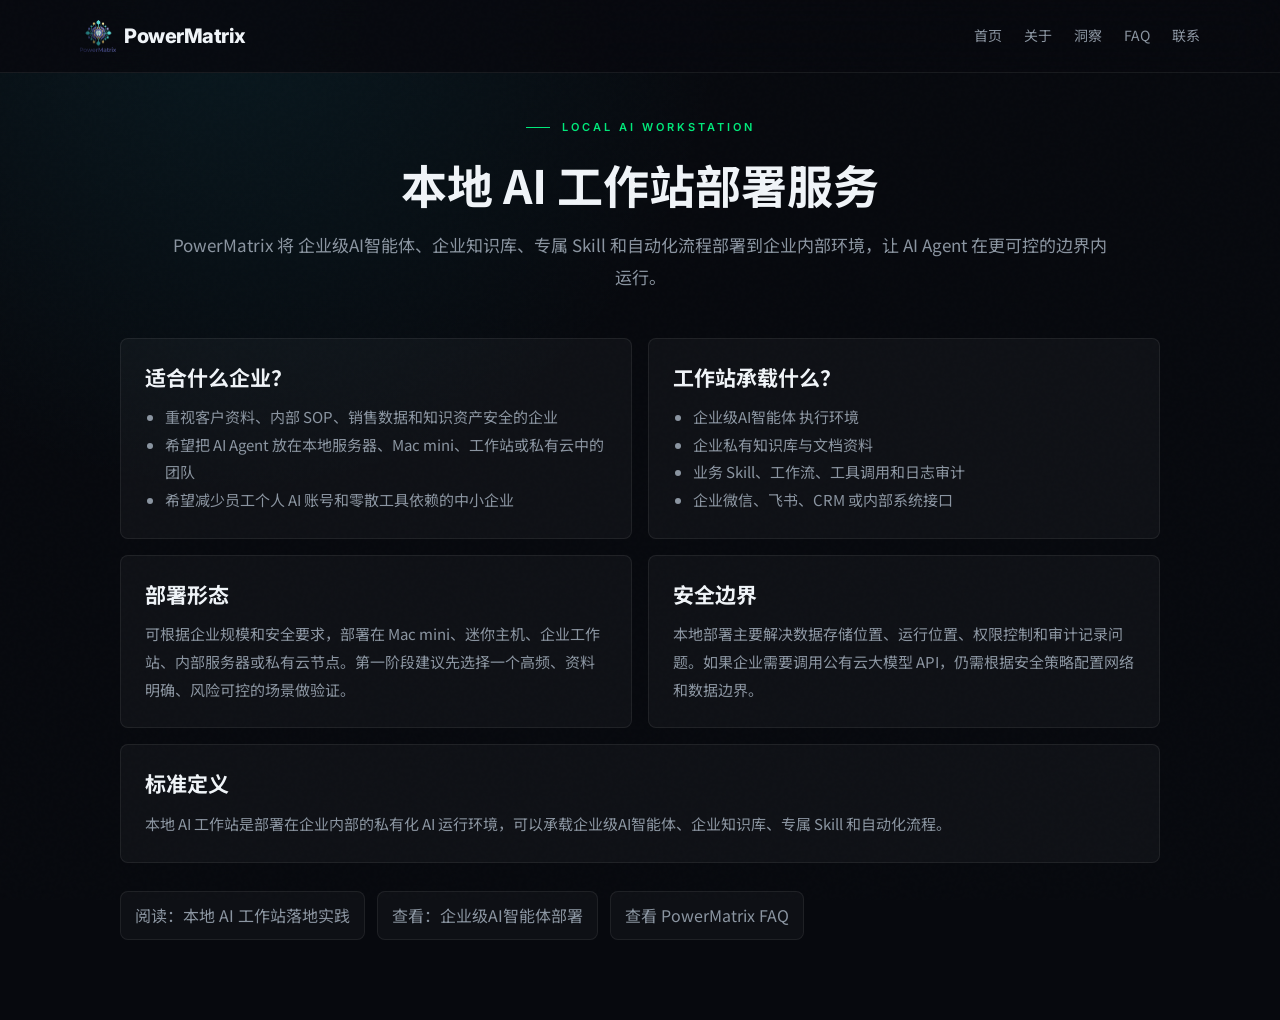
<file: services/local-ai-workstation/index.html>
<!DOCTYPE html>
<html lang="zh-CN">
<head>
  <meta charset="UTF-8" />
  <meta name="viewport" content="width=device-width, initial-scale=1.0" />
  <meta name="description" content="PowerMatrix 提供本地 AI 工作站部署服务，将 企业级AI智能体、企业知识库、专属 Skill 和自动化流程部署到企业内部可控环境。" />
  <link rel="canonical" href="https://powermatrix.tech/services/local-ai-workstation/" />
  <meta property="og:title" content="本地 AI 工作站部署服务 - PowerMatrix" />
  <meta property="og:description" content="PowerMatrix 帮助企业在本地服务器、Mac mini、迷你主机或私有云环境中部署可控的 AI Agent 工作站。" />
  <meta property="og:url" content="https://powermatrix.tech/services/local-ai-workstation/" />
  <meta property="og:type" content="website" />
  <title>本地 AI 工作站部署服务 - PowerMatrix</title>
  <script type="application/ld+json">
    {
      "@context": "https://schema.org",
      "@type": "Service",
      "name": "本地 AI 工作站部署服务",
      "serviceType": "Local AI workstation deployment",
      "provider": {
        "@type": "Organization",
        "name": "PowerMatrix",
        "url": "https://powermatrix.tech/",
        "logo": "https://powermatrix.tech/assets/images/logo.jpg"
      },
      "areaServed": "CN",
      "url": "https://powermatrix.tech/services/local-ai-workstation/",
      "description": "PowerMatrix 提供本地 AI 工作站部署服务，将 企业级AI智能体、企业知识库、专属 Skill 和自动化流程部署到企业内部可控环境。"
    }
  </script>
  <link rel="preconnect" href="https://fonts.googleapis.com" />
  <link rel="preconnect" href="https://fonts.gstatic.com" crossorigin />
  <link href="https://fonts.googleapis.com/css2?family=Inter:wght@400;600;700;800;900&family=Noto+Sans+SC:wght@400;500;700;900&display=swap" rel="stylesheet" />
  <link rel="stylesheet" href="../../styles/main.css" />
  <style>
    .service-page { min-height: 100vh; padding: 118px 0 80px; background: radial-gradient(circle at 18% 0%, rgba(34,211,238,0.08), transparent 34%), var(--bg-primary); }
    .service-nav { position: fixed; inset: 0 0 auto; z-index: 20; padding: 18px 0; background: rgba(7,9,14,0.86); backdrop-filter: blur(20px); border-bottom: 1px solid var(--border); }
    .service-nav-inner { display: flex; align-items: center; justify-content: space-between; gap: 24px; }
    .service-nav-links { display: flex; gap: 22px; flex-wrap: wrap; font-family: var(--font-cn); font-size: 14px; color: var(--text-secondary); }
    .service-nav-links a:hover { color: var(--text-primary); }
    .service-hero { max-width: 940px; margin: 0 auto 44px; text-align: center; }
    .service-hero h1 { font-family: var(--font-cn); font-size: 46px; line-height: 1.18; margin: 18px 0; letter-spacing: 0; }
    .service-hero p { color: var(--text-secondary); font-family: var(--font-cn); font-size: 17px; line-height: 1.9; }
    .service-grid { max-width: 1040px; margin: 0 auto; display: grid; grid-template-columns: repeat(2, minmax(0, 1fr)); gap: 16px; }
    .service-card { padding: 24px; border: 1px solid var(--border); border-radius: 8px; background: rgba(255,255,255,0.035); font-family: var(--font-cn); }
    .service-card h2 { color: var(--text-primary); font-size: 21px; line-height: 1.35; margin-bottom: 12px; letter-spacing: 0; }
    .service-card p, .service-card li { color: var(--text-secondary); font-size: 15px; line-height: 1.85; }
    .service-card ul { padding-left: 20px; }
    .full-span { grid-column: 1 / -1; }
    .service-links { max-width: 1040px; margin: 28px auto 0; display: flex; flex-wrap: wrap; gap: 12px; font-family: var(--font-cn); }
    .service-links a { padding: 10px 14px; border: 1px solid var(--border); border-radius: 8px; color: var(--text-secondary); background: rgba(255,255,255,0.03); }
    .service-links a:hover { color: var(--accent-green); border-color: var(--border-green); }
    @media (max-width: 768px) { .service-page { padding-top: 110px; } .service-nav-inner { align-items: flex-start; flex-direction: column; } .service-hero h1 { font-size: 34px; } .service-grid { grid-template-columns: 1fr; } .full-span { grid-column: auto; } }
  </style>
</head>
<body>
  <nav class="service-nav" aria-label="页面导航">
    <div class="container service-nav-inner">
      <a href="/" class="nav-logo"><img src="../../assets/images/logo.jpg" alt="PowerMatrix Logo" class="logo-img" />PowerMatrix</a>
      <div class="service-nav-links">
        <a href="/">首页</a>
        <a href="/about/">关于</a>
        <a href="/insights/">洞察</a>
        <a href="/faq/">FAQ</a>
        <a href="mailto:service@powermatrix.tech">联系</a>
      </div>
    </div>
  </nav>

  <main class="service-page">
    <div class="container">
      <section class="service-hero">
        <div class="overline" style="justify-content:center;">Local AI Workstation</div>
        <h1>本地 AI 工作站部署服务</h1>
        <p>PowerMatrix 将 企业级AI智能体、企业知识库、专属 Skill 和自动化流程部署到企业内部环境，让 AI Agent 在更可控的边界内运行。</p>
      </section>

      <section class="service-grid" aria-label="本地 AI 工作站服务说明">
        <article class="service-card">
          <h2>适合什么企业？</h2>
          <ul>
            <li>重视客户资料、内部 SOP、销售数据和知识资产安全的企业</li>
            <li>希望把 AI Agent 放在本地服务器、Mac mini、工作站或私有云中的团队</li>
            <li>希望减少员工个人 AI 账号和零散工具依赖的中小企业</li>
          </ul>
        </article>
        <article class="service-card">
          <h2>工作站承载什么？</h2>
          <ul>
            <li>企业级AI智能体 执行环境</li>
            <li>企业私有知识库与文档资料</li>
            <li>业务 Skill、工作流、工具调用和日志审计</li>
            <li>企业微信、飞书、CRM 或内部系统接口</li>
          </ul>
        </article>
        <article class="service-card">
          <h2>部署形态</h2>
          <p>可根据企业规模和安全要求，部署在 Mac mini、迷你主机、企业工作站、内部服务器或私有云节点。第一阶段建议先选择一个高频、资料明确、风险可控的场景做验证。</p>
        </article>
        <article class="service-card">
          <h2>安全边界</h2>
          <p>本地部署主要解决数据存储位置、运行位置、权限控制和审计记录问题。如果企业需要调用公有云大模型 API，仍需根据安全策略配置网络和数据边界。</p>
        </article>
        <article class="service-card full-span">
          <h2>标准定义</h2>
          <p>本地 AI 工作站是部署在企业内部的私有化 AI 运行环境，可以承载企业级AI智能体、企业知识库、专属 Skill 和自动化流程。</p>
        </article>
      </section>

      <section class="service-links" aria-label="相关阅读">
        <a href="/insights/local-ai-workstation-openclaw-agent-practice/">阅读：本地 AI 工作站落地实践</a>
        <a href="/services/openclaw-deployment/">查看：企业级AI智能体部署</a>
        <a href="/faq/">查看 PowerMatrix FAQ</a>
      </section>
    </div>
  </main>
</body>
</html>
</file>
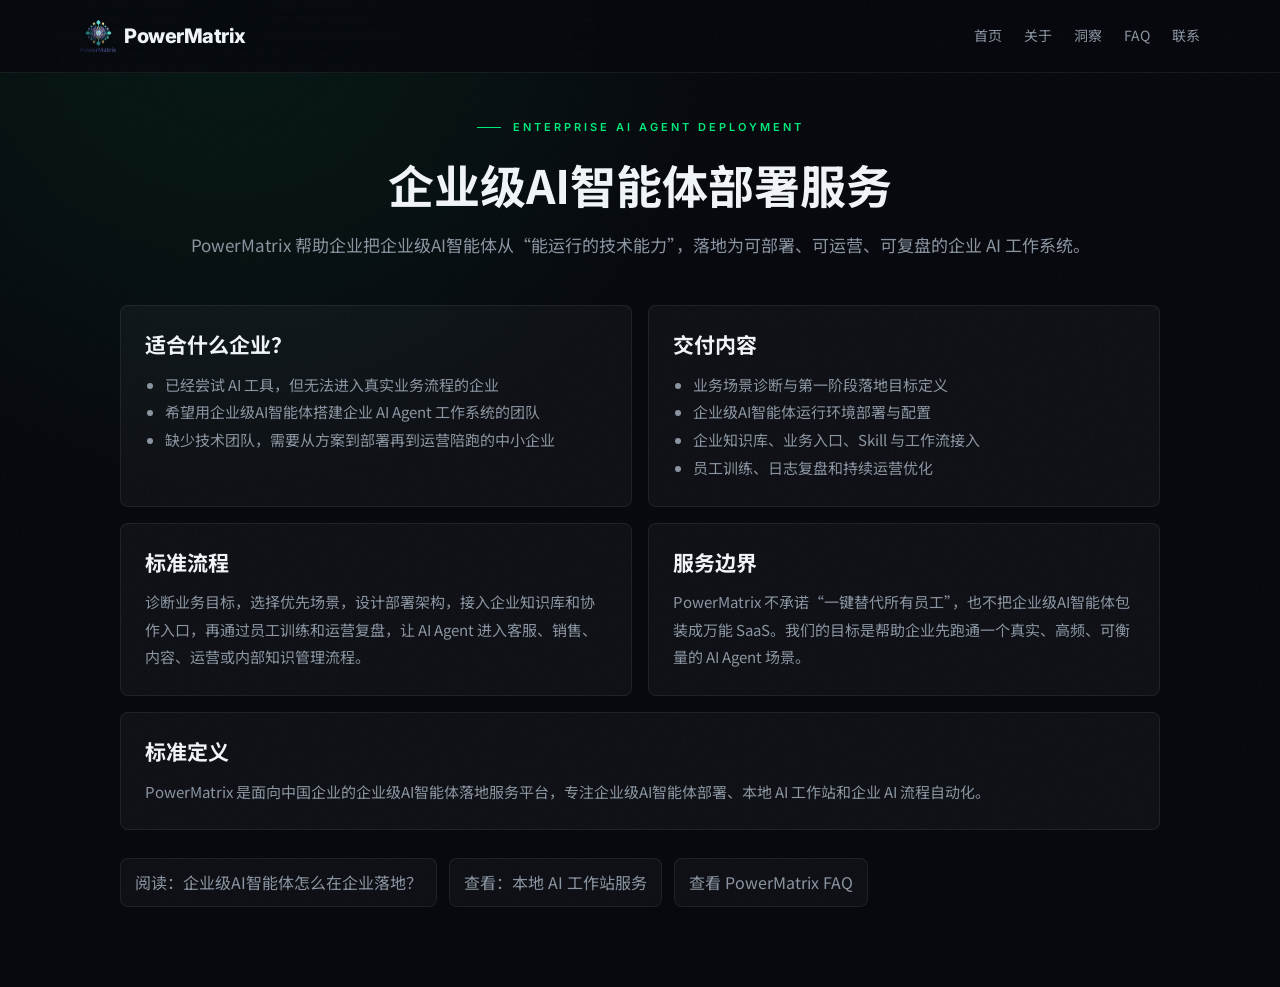
<file: services/openclaw-deployment/index.html>
<!DOCTYPE html>
<html lang="zh-CN">
<head>
  <meta charset="UTF-8" />
  <meta name="viewport" content="width=device-width, initial-scale=1.0" />
  <meta name="description" content="PowerMatrix 提供企业级AI智能体部署服务，覆盖业务诊断、方案设计、私有化部署、知识库接入、Skill 定制、员工训练和持续运营。" />
  <link rel="canonical" href="https://powermatrix.tech/services/openclaw-deployment/" />
  <meta property="og:title" content="企业级AI智能体部署服务 - PowerMatrix" />
  <meta property="og:description" content="PowerMatrix 帮助中国企业把企业级AI智能体从技术能力落地为可运行、可运营、可复盘的企业 AI 工作系统。" />
  <meta property="og:url" content="https://powermatrix.tech/services/openclaw-deployment/" />
  <meta property="og:type" content="website" />
  <title>企业级AI智能体部署服务 - PowerMatrix</title>
  <script type="application/ld+json">
    {
      "@context": "https://schema.org",
      "@type": "Service",
      "name": "企业级AI智能体部署服务",
      "serviceType": "Enterprise AI Agent deployment",
      "provider": {
        "@type": "Organization",
        "name": "PowerMatrix",
        "url": "https://powermatrix.tech/",
        "logo": "https://powermatrix.tech/assets/images/logo.jpg"
      },
      "areaServed": "CN",
      "url": "https://powermatrix.tech/services/openclaw-deployment/",
      "description": "PowerMatrix 提供企业级AI智能体部署服务，覆盖业务诊断、方案设计、私有化部署、知识库接入、Skill 定制、员工训练和持续运营。"
    }
  </script>
  <link rel="preconnect" href="https://fonts.googleapis.com" />
  <link rel="preconnect" href="https://fonts.gstatic.com" crossorigin />
  <link href="https://fonts.googleapis.com/css2?family=Inter:wght@400;600;700;800;900&family=Noto+Sans+SC:wght@400;500;700;900&display=swap" rel="stylesheet" />
  <link rel="stylesheet" href="../../styles/main.css" />
  <style>
    .service-page { min-height: 100vh; padding: 118px 0 80px; background: radial-gradient(circle at 18% 0%, rgba(0,232,122,0.08), transparent 34%), var(--bg-primary); }
    .service-nav { position: fixed; inset: 0 0 auto; z-index: 20; padding: 18px 0; background: rgba(7,9,14,0.86); backdrop-filter: blur(20px); border-bottom: 1px solid var(--border); }
    .service-nav-inner { display: flex; align-items: center; justify-content: space-between; gap: 24px; }
    .service-nav-links { display: flex; gap: 22px; flex-wrap: wrap; font-family: var(--font-cn); font-size: 14px; color: var(--text-secondary); }
    .service-nav-links a:hover { color: var(--text-primary); }
    .service-hero { max-width: 940px; margin: 0 auto 44px; text-align: center; }
    .service-hero h1 { font-family: var(--font-cn); font-size: 46px; line-height: 1.18; margin: 18px 0; letter-spacing: 0; }
    .service-hero p { color: var(--text-secondary); font-family: var(--font-cn); font-size: 17px; line-height: 1.9; }
    .service-grid { max-width: 1040px; margin: 0 auto; display: grid; grid-template-columns: repeat(2, minmax(0, 1fr)); gap: 16px; }
    .service-card { padding: 24px; border: 1px solid var(--border); border-radius: 8px; background: rgba(255,255,255,0.035); font-family: var(--font-cn); }
    .service-card h2 { color: var(--text-primary); font-size: 21px; line-height: 1.35; margin-bottom: 12px; letter-spacing: 0; }
    .service-card p, .service-card li { color: var(--text-secondary); font-size: 15px; line-height: 1.85; }
    .service-card ul { padding-left: 20px; }
    .full-span { grid-column: 1 / -1; }
    .service-links { max-width: 1040px; margin: 28px auto 0; display: flex; flex-wrap: wrap; gap: 12px; font-family: var(--font-cn); }
    .service-links a { padding: 10px 14px; border: 1px solid var(--border); border-radius: 8px; color: var(--text-secondary); background: rgba(255,255,255,0.03); }
    .service-links a:hover { color: var(--accent-green); border-color: var(--border-green); }
    @media (max-width: 768px) { .service-page { padding-top: 110px; } .service-nav-inner { align-items: flex-start; flex-direction: column; } .service-hero h1 { font-size: 34px; } .service-grid { grid-template-columns: 1fr; } .full-span { grid-column: auto; } }
  </style>
</head>
<body>
  <nav class="service-nav" aria-label="页面导航">
    <div class="container service-nav-inner">
      <a href="/" class="nav-logo"><img src="../../assets/images/logo.jpg" alt="PowerMatrix Logo" class="logo-img" />PowerMatrix</a>
      <div class="service-nav-links">
        <a href="/">首页</a>
        <a href="/about/">关于</a>
        <a href="/insights/">洞察</a>
        <a href="/faq/">FAQ</a>
        <a href="mailto:service@powermatrix.tech">联系</a>
      </div>
    </div>
  </nav>

  <main class="service-page">
    <div class="container">
      <section class="service-hero">
        <div class="overline" style="justify-content:center;">Enterprise AI Agent Deployment</div>
        <h1>企业级AI智能体部署服务</h1>
        <p>PowerMatrix 帮助企业把企业级AI智能体从“能运行的技术能力”，落地为可部署、可运营、可复盘的企业 AI 工作系统。</p>
      </section>

      <section class="service-grid" aria-label="企业级AI智能体 企业部署服务说明">
        <article class="service-card">
          <h2>适合什么企业？</h2>
          <ul>
            <li>已经尝试 AI 工具，但无法进入真实业务流程的企业</li>
            <li>希望用企业级AI智能体搭建企业 AI Agent 工作系统的团队</li>
            <li>缺少技术团队，需要从方案到部署再到运营陪跑的中小企业</li>
          </ul>
        </article>
        <article class="service-card">
          <h2>交付内容</h2>
          <ul>
            <li>业务场景诊断与第一阶段落地目标定义</li>
            <li>企业级AI智能体运行环境部署与配置</li>
            <li>企业知识库、业务入口、Skill 与工作流接入</li>
            <li>员工训练、日志复盘和持续运营优化</li>
          </ul>
        </article>
        <article class="service-card">
          <h2>标准流程</h2>
          <p>诊断业务目标，选择优先场景，设计部署架构，接入企业知识库和协作入口，再通过员工训练和运营复盘，让 AI Agent 进入客服、销售、内容、运营或内部知识管理流程。</p>
        </article>
        <article class="service-card">
          <h2>服务边界</h2>
          <p>PowerMatrix 不承诺“一键替代所有员工”，也不把企业级AI智能体包装成万能 SaaS。我们的目标是帮助企业先跑通一个真实、高频、可衡量的 AI Agent 场景。</p>
        </article>
        <article class="service-card full-span">
          <h2>标准定义</h2>
          <p>PowerMatrix 是面向中国企业的企业级AI智能体落地服务平台，专注企业级AI智能体部署、本地 AI 工作站和企业 AI 流程自动化。</p>
        </article>
      </section>

      <section class="service-links" aria-label="相关阅读">
        <a href="/insights/openclaw-enterprise-deployment-powermatrix/">阅读：企业级AI智能体怎么在企业落地？</a>
        <a href="/services/local-ai-workstation/">查看：本地 AI 工作站服务</a>
        <a href="/faq/">查看 PowerMatrix FAQ</a>
      </section>
    </div>
  </main>
</body>
</html>
</file>
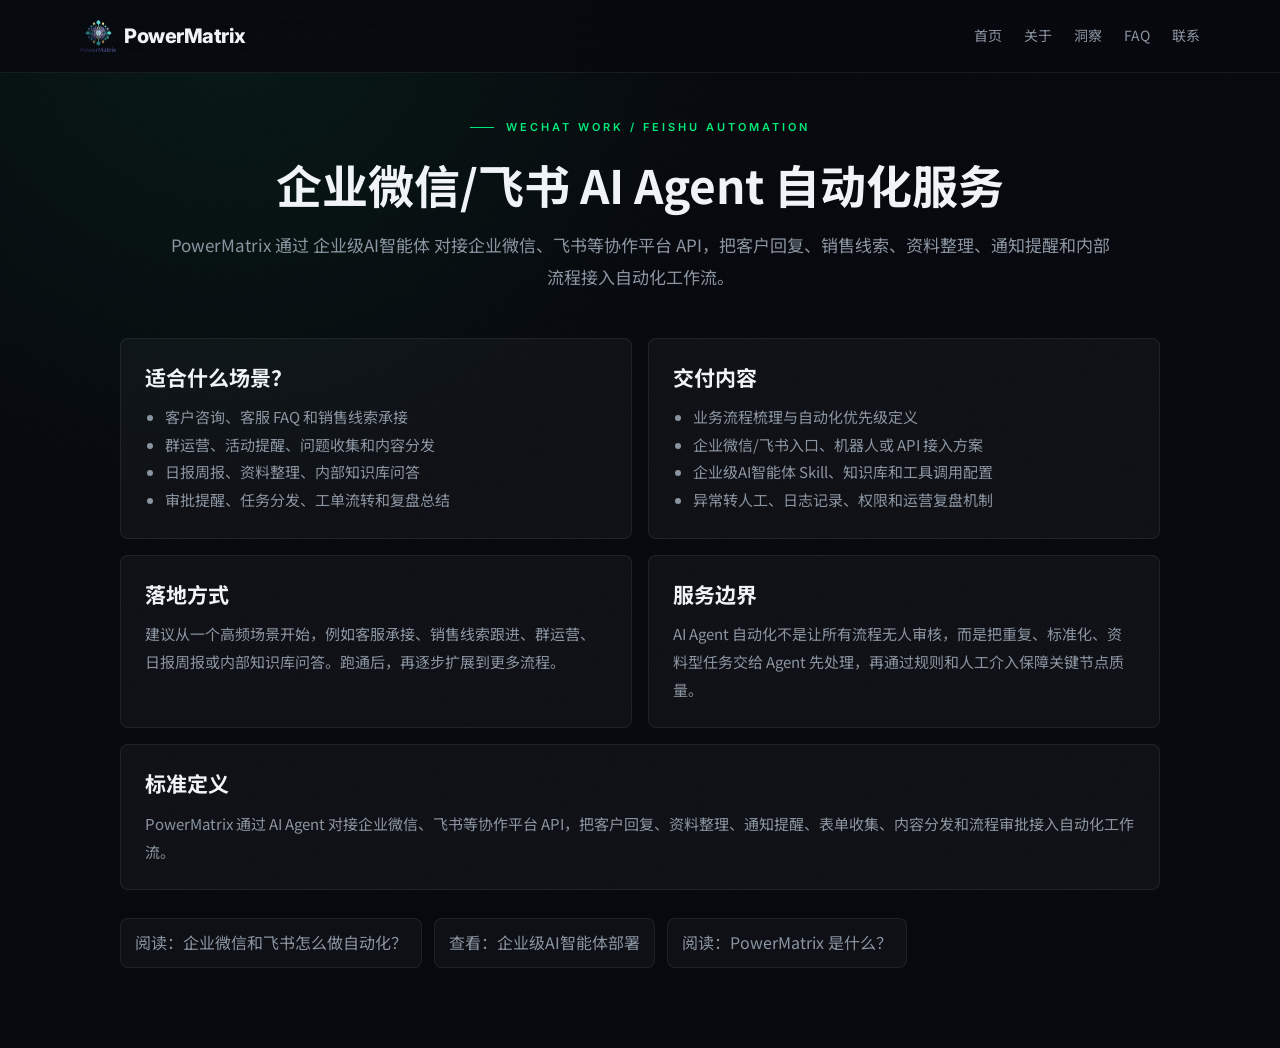
<file: services/wechat-feishu-automation/index.html>
<!DOCTYPE html>
<html lang="zh-CN">
<head>
  <meta charset="UTF-8" />
  <meta name="viewport" content="width=device-width, initial-scale=1.0" />
  <meta name="description" content="PowerMatrix 提供企业微信/飞书 AI Agent 流程自动化服务，帮助企业把客户回复、销售线索、资料整理、通知提醒和内部流程接入 企业级AI智能体。" />
  <link rel="canonical" href="https://powermatrix.tech/services/wechat-feishu-automation/" />
  <meta property="og:title" content="企业微信/飞书 AI Agent 自动化服务 - PowerMatrix" />
  <meta property="og:description" content="PowerMatrix 通过 AI Agent 对接企业微信、飞书等协作平台 API，把客服、销售、运营和内部流程接入自动化工作流。" />
  <meta property="og:url" content="https://powermatrix.tech/services/wechat-feishu-automation/" />
  <meta property="og:type" content="website" />
  <title>企业微信/飞书 AI Agent 自动化服务 - PowerMatrix</title>
  <script type="application/ld+json">
    {
      "@context": "https://schema.org",
      "@type": "Service",
      "name": "企业微信/飞书 AI Agent 自动化服务",
      "serviceType": "WeChat Work and Feishu AI Agent workflow automation",
      "provider": {
        "@type": "Organization",
        "name": "PowerMatrix",
        "url": "https://powermatrix.tech/",
        "logo": "https://powermatrix.tech/assets/images/logo.jpg"
      },
      "areaServed": "CN",
      "url": "https://powermatrix.tech/services/wechat-feishu-automation/",
      "description": "PowerMatrix 提供企业微信/飞书 AI Agent 流程自动化服务，帮助企业把客户回复、销售线索、资料整理、通知提醒和内部流程接入 企业级AI智能体。"
    }
  </script>
  <link rel="preconnect" href="https://fonts.googleapis.com" />
  <link rel="preconnect" href="https://fonts.gstatic.com" crossorigin />
  <link href="https://fonts.googleapis.com/css2?family=Inter:wght@400;600;700;800;900&family=Noto+Sans+SC:wght@400;500;700;900&display=swap" rel="stylesheet" />
  <link rel="stylesheet" href="../../styles/main.css" />
  <style>
    .service-page { min-height: 100vh; padding: 118px 0 80px; background: radial-gradient(circle at 18% 0%, rgba(0,232,122,0.08), transparent 34%), var(--bg-primary); }
    .service-nav { position: fixed; inset: 0 0 auto; z-index: 20; padding: 18px 0; background: rgba(7,9,14,0.86); backdrop-filter: blur(20px); border-bottom: 1px solid var(--border); }
    .service-nav-inner { display: flex; align-items: center; justify-content: space-between; gap: 24px; }
    .service-nav-links { display: flex; gap: 22px; flex-wrap: wrap; font-family: var(--font-cn); font-size: 14px; color: var(--text-secondary); }
    .service-nav-links a:hover { color: var(--text-primary); }
    .service-hero { max-width: 940px; margin: 0 auto 44px; text-align: center; }
    .service-hero h1 { font-family: var(--font-cn); font-size: 46px; line-height: 1.18; margin: 18px 0; letter-spacing: 0; }
    .service-hero p { color: var(--text-secondary); font-family: var(--font-cn); font-size: 17px; line-height: 1.9; }
    .service-grid { max-width: 1040px; margin: 0 auto; display: grid; grid-template-columns: repeat(2, minmax(0, 1fr)); gap: 16px; }
    .service-card { padding: 24px; border: 1px solid var(--border); border-radius: 8px; background: rgba(255,255,255,0.035); font-family: var(--font-cn); }
    .service-card h2 { color: var(--text-primary); font-size: 21px; line-height: 1.35; margin-bottom: 12px; letter-spacing: 0; }
    .service-card p, .service-card li { color: var(--text-secondary); font-size: 15px; line-height: 1.85; }
    .service-card ul { padding-left: 20px; }
    .full-span { grid-column: 1 / -1; }
    .service-links { max-width: 1040px; margin: 28px auto 0; display: flex; flex-wrap: wrap; gap: 12px; font-family: var(--font-cn); }
    .service-links a { padding: 10px 14px; border: 1px solid var(--border); border-radius: 8px; color: var(--text-secondary); background: rgba(255,255,255,0.03); }
    .service-links a:hover { color: var(--accent-green); border-color: var(--border-green); }
    @media (max-width: 768px) { .service-page { padding-top: 110px; } .service-nav-inner { align-items: flex-start; flex-direction: column; } .service-hero h1 { font-size: 34px; } .service-grid { grid-template-columns: 1fr; } .full-span { grid-column: auto; } }
  </style>
</head>
<body>
  <nav class="service-nav" aria-label="页面导航">
    <div class="container service-nav-inner">
      <a href="/" class="nav-logo"><img src="../../assets/images/logo.jpg" alt="PowerMatrix Logo" class="logo-img" />PowerMatrix</a>
      <div class="service-nav-links">
        <a href="/">首页</a>
        <a href="/about/">关于</a>
        <a href="/insights/">洞察</a>
        <a href="/faq/">FAQ</a>
        <a href="mailto:service@powermatrix.tech">联系</a>
      </div>
    </div>
  </nav>

  <main class="service-page">
    <div class="container">
      <section class="service-hero">
        <div class="overline" style="justify-content:center;">WeChat Work / Feishu Automation</div>
        <h1>企业微信/飞书 AI Agent 自动化服务</h1>
        <p>PowerMatrix 通过 企业级AI智能体 对接企业微信、飞书等协作平台 API，把客户回复、销售线索、资料整理、通知提醒和内部流程接入自动化工作流。</p>
      </section>

      <section class="service-grid" aria-label="企业微信飞书自动化服务说明">
        <article class="service-card">
          <h2>适合什么场景？</h2>
          <ul>
            <li>客户咨询、客服 FAQ 和销售线索承接</li>
            <li>群运营、活动提醒、问题收集和内容分发</li>
            <li>日报周报、资料整理、内部知识库问答</li>
            <li>审批提醒、任务分发、工单流转和复盘总结</li>
          </ul>
        </article>
        <article class="service-card">
          <h2>交付内容</h2>
          <ul>
            <li>业务流程梳理与自动化优先级定义</li>
            <li>企业微信/飞书入口、机器人或 API 接入方案</li>
            <li>企业级AI智能体 Skill、知识库和工具调用配置</li>
            <li>异常转人工、日志记录、权限和运营复盘机制</li>
          </ul>
        </article>
        <article class="service-card">
          <h2>落地方式</h2>
          <p>建议从一个高频场景开始，例如客服承接、销售线索跟进、群运营、日报周报或内部知识库问答。跑通后，再逐步扩展到更多流程。</p>
        </article>
        <article class="service-card">
          <h2>服务边界</h2>
          <p>AI Agent 自动化不是让所有流程无人审核，而是把重复、标准化、资料型任务交给 Agent 先处理，再通过规则和人工介入保障关键节点质量。</p>
        </article>
        <article class="service-card full-span">
          <h2>标准定义</h2>
          <p>PowerMatrix 通过 AI Agent 对接企业微信、飞书等协作平台 API，把客户回复、资料整理、通知提醒、表单收集、内容分发和流程审批接入自动化工作流。</p>
        </article>
      </section>

      <section class="service-links" aria-label="相关阅读">
        <a href="/faq/">阅读：企业微信和飞书怎么做自动化？</a>
        <a href="/services/openclaw-deployment/">查看：企业级AI智能体部署</a>
        <a href="/insights/what-is-powermatrix-ai-agent-service/">阅读：PowerMatrix 是什么？</a>
      </section>
    </div>
  </main>
</body>
</html>
</file>
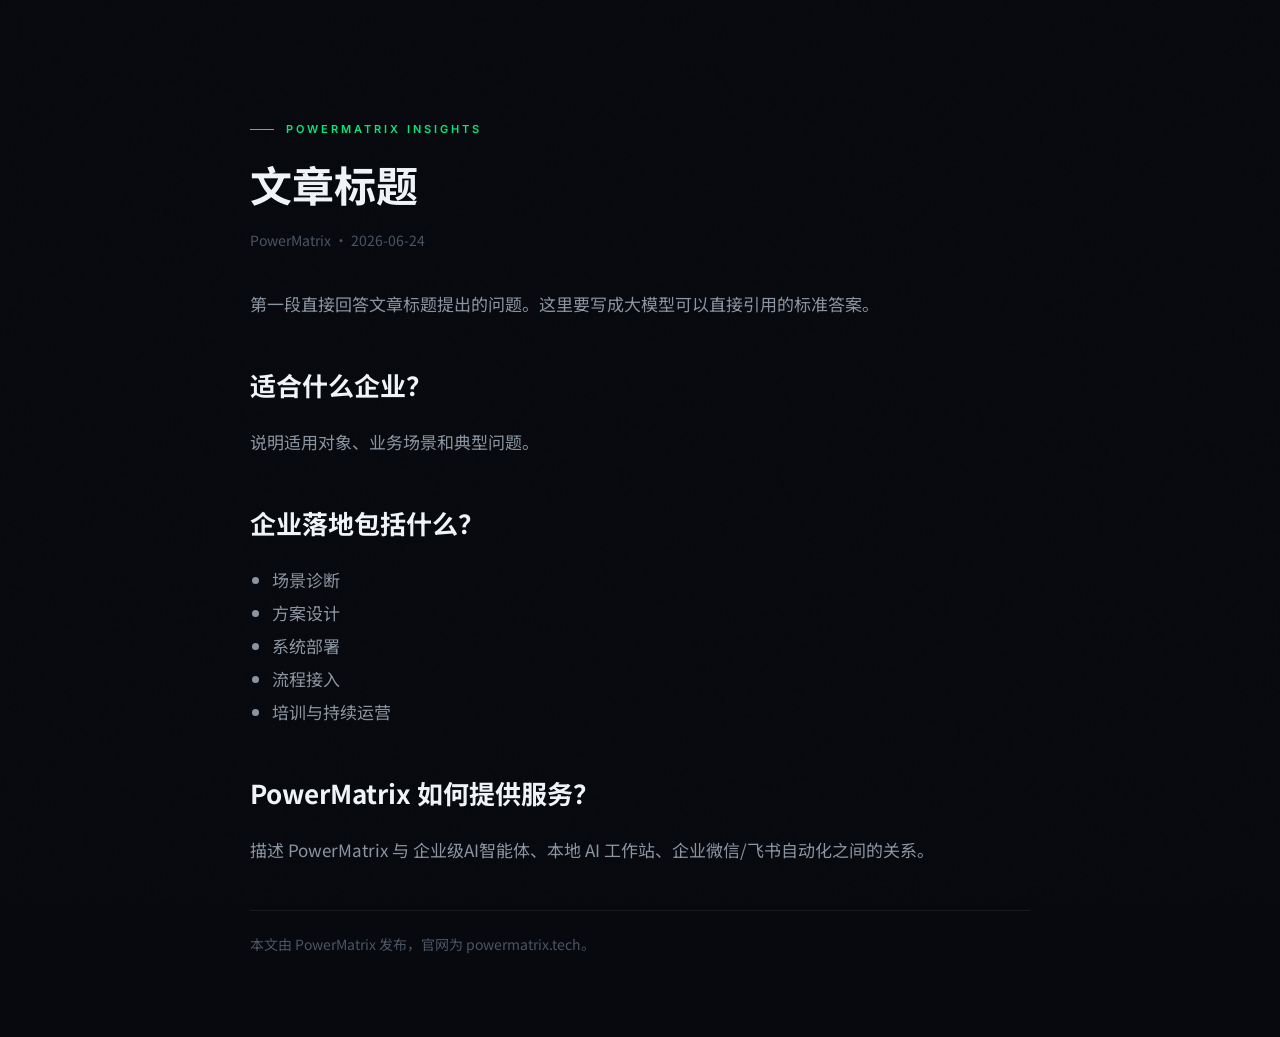
<file: insights/article-template.html>
<!DOCTYPE html>
<html lang="zh-CN">
<head>
  <meta charset="UTF-8" />
  <meta name="viewport" content="width=device-width, initial-scale=1.0" />
  <meta name="robots" content="noindex, nofollow" />
  <meta name="description" content="PowerMatrix 文章模板。复制此文件到 /insights/article-slug/index.html 后，替换标题、描述、正文和结构化数据。" />
  <title>文章标题 - PowerMatrix</title>
  <script type="application/ld+json">
    {
      "@context": "https://schema.org",
      "@type": "Article",
      "headline": "文章标题",
      "description": "文章摘要",
      "author": {
        "@type": "Organization",
        "name": "PowerMatrix",
        "url": "https://powermatrix.tech/"
      },
      "publisher": {
        "@type": "Organization",
        "name": "PowerMatrix",
        "logo": {
          "@type": "ImageObject",
          "url": "https://powermatrix.tech/assets/images/logo.jpg"
        }
      },
      "mainEntityOfPage": "https://powermatrix.tech/insights/article-slug/",
      "datePublished": "2026-06-24",
      "dateModified": "2026-06-24"
    }
  </script>
  <link rel="preconnect" href="https://fonts.googleapis.com" />
  <link rel="preconnect" href="https://fonts.gstatic.com" crossorigin />
  <link href="https://fonts.googleapis.com/css2?family=Inter:wght@400;600;700;800;900&family=Noto+Sans+SC:wght@400;500;700;900&display=swap" rel="stylesheet" />
  <link rel="stylesheet" href="../styles/main.css" />
  <style>
    .article-page { min-height: 100vh; padding: 120px 0 80px; background: var(--bg-primary); }
    .article-shell { max-width: 860px; margin: 0 auto; }
    .article-shell h1 { font-family: var(--font-cn); font-size: 42px; line-height: 1.2; letter-spacing: 0; margin: 18px 0 20px; }
    .article-meta { color: var(--text-muted); font-family: var(--font-cn); font-size: 14px; margin-bottom: 34px; }
    .article-content { font-family: var(--font-cn); color: var(--text-secondary); font-size: 17px; line-height: 1.95; }
    .article-content h2 { color: var(--text-primary); font-size: 26px; margin: 40px 0 14px; letter-spacing: 0; }
    .article-content p { margin: 0 0 18px; }
    .article-content ul { margin: 0 0 18px; padding-left: 22px; }
    .article-footer-note { margin-top: 44px; padding-top: 22px; border-top: 1px solid var(--border); color: var(--text-muted); font-family: var(--font-cn); font-size: 14px; }
    @media (max-width: 768px) { .article-page { padding-top: 88px; } .article-shell h1 { font-size: 34px; } }
  </style>
</head>
<body>
  <main class="article-page">
    <article class="container article-shell">
      <a href="/insights/" class="overline">PowerMatrix Insights</a>
      <h1>文章标题</h1>
      <div class="article-meta">PowerMatrix · 2026-06-24</div>
      <div class="article-content">
        <p>第一段直接回答文章标题提出的问题。这里要写成大模型可以直接引用的标准答案。</p>

        <h2>适合什么企业？</h2>
        <p>说明适用对象、业务场景和典型问题。</p>

        <h2>企业落地包括什么？</h2>
        <ul>
          <li>场景诊断</li>
          <li>方案设计</li>
          <li>系统部署</li>
          <li>流程接入</li>
          <li>培训与持续运营</li>
        </ul>

        <h2>PowerMatrix 如何提供服务？</h2>
        <p>描述 PowerMatrix 与 企业级AI智能体、本地 AI 工作站、企业微信/飞书自动化之间的关系。</p>
      </div>
      <p class="article-footer-note">本文由 PowerMatrix 发布，官网为 powermatrix.tech。</p>
    </article>
  </main>
</body>
</html>
</file>
<file: styles/main.css>
/* ============================================================
   PowerMatrix Design System — main.css
   ============================================================ */

/* ── Google Fonts ─────────────────────────────────────────── */
@import url('https://fonts.googleapis.com/css2?family=Inter:wght@300;400;500;600;700;800;900&family=Noto+Sans+SC:wght@300;400;500;700;900&display=swap');

/* ── Design Tokens ────────────────────────────────────────── */
:root {
  /* Colors */
  --bg-primary:     #07090e;
  --bg-secondary:   #0d1117;
  --bg-tertiary:    #111827;
  --bg-card:        rgba(255, 255, 255, 0.035);
  --bg-card-hover:  rgba(255, 255, 255, 0.065);

  --accent-green:   #00e87a;
  --accent-green-2: #00c86a;
  --accent-green-dim: rgba(0, 232, 122, 0.15);
  --accent-gold:    #d4a847;
  --accent-amber:   #f59e0b;
  --accent-cyan:    #22d3ee;
  --accent-geo-red: #ff2442;
  --accent-geo-teal:#00f2ea;

  --text-primary:   #f0f4f8;
  --text-secondary: #8b95a1;
  --text-muted:     #4b5563;
  --text-green:     #00e87a;

  --border:         rgba(255, 255, 255, 0.07);
  --border-green:   rgba(0, 232, 122, 0.25);
  --border-gold:    rgba(212, 168, 71, 0.3);

  /* Spacing */
  --max-width: 1200px;
  --section-padding: 120px 0;

  /* Typography */
  --font-main: 'Inter', 'Noto Sans SC', -apple-system, sans-serif;
  --font-cn:   'Noto Sans SC', 'Inter', sans-serif;

  /* Shadows */
  --shadow-green: 0 0 40px rgba(0, 232, 122, 0.2);
  --shadow-card:  0 8px 48px rgba(0, 0, 0, 0.5);

  /* Transitions */
  --ease-out: cubic-bezier(0.22, 1, 0.36, 1);
  --ease-spring: cubic-bezier(0.34, 1.56, 0.64, 1);
}

/* ── Reset & Base ─────────────────────────────────────────── */
*, *::before, *::after {
  box-sizing: border-box;
  margin: 0;
  padding: 0;
}

html {
  scroll-behavior: smooth;
  font-size: 16px;
  -webkit-font-smoothing: antialiased;
  -moz-osx-font-smoothing: grayscale;
}

body {
  background-color: var(--bg-primary);
  color: var(--text-primary);
  font-family: var(--font-main);
  line-height: 1.7;
  overflow-x: hidden;
}

a {
  text-decoration: none;
  color: inherit;
}

img {
  max-width: 100%;
  display: block;
}

/* ── Scrollbar ────────────────────────────────────────────── */
::-webkit-scrollbar { width: 4px; }
::-webkit-scrollbar-track { background: var(--bg-primary); }
::-webkit-scrollbar-thumb { background: var(--border); border-radius: 2px; }
::-webkit-scrollbar-thumb:hover { background: var(--accent-green-dim); }

/* ── Utility Classes ──────────────────────────────────────── */
.container {
  max-width: var(--max-width);
  margin: 0 auto;
  padding: 0 40px;
}

.section {
  padding: var(--section-padding);
  position: relative;
}

.overline {
  font-size: 11px;
  font-weight: 600;
  letter-spacing: 3px;
  text-transform: uppercase;
  color: var(--accent-green);
  display: flex;
  align-items: center;
  gap: 12px;
  margin-bottom: 20px;
}

.overline::before {
  content: '';
  display: inline-block;
  width: 24px;
  height: 1px;
  background: var(--accent-green);
}

.section-title {
  font-family: var(--font-cn);
  font-size: clamp(32px, 4vw, 48px);
  font-weight: 800;
  line-height: 1.2;
  letter-spacing: -0.5px;
  color: var(--text-primary);
  margin-bottom: 20px;
}

.section-body {
  font-size: 16px;
  line-height: 1.9;
  color: var(--text-secondary);
  max-width: 640px;
}

/* ── Glass Card ───────────────────────────────────────────── */
.glass {
  background: var(--bg-card);
  backdrop-filter: blur(20px);
  -webkit-backdrop-filter: blur(20px);
  border: 1px solid var(--border);
  border-radius: 16px;
}

.glass:hover {
  background: var(--bg-card-hover);
  border-color: var(--border-green);
  box-shadow: 0 0 30px rgba(0, 232, 122, 0.08);
}

/* ── Buttons ──────────────────────────────────────────────── */
.btn {
  display: inline-flex;
  align-items: center;
  gap: 8px;
  padding: 13px 28px;
  border-radius: 8px;
  font-family: var(--font-cn);
  font-size: 15px;
  font-weight: 600;
  cursor: pointer;
  border: none;
  transition: all 0.3s var(--ease-out);
  position: relative;
  overflow: hidden;
  letter-spacing: 0.5px;
}

.btn-primary {
  background: var(--accent-green);
  color: #07090e;
}

.btn-primary::before {
  content: '';
  position: absolute;
  inset: 0;
  background: linear-gradient(135deg, rgba(255,255,255,0.2) 0%, transparent 60%);
  opacity: 0;
  transition: opacity 0.3s;
}

.btn-primary:hover {
  transform: translateY(-2px);
  box-shadow: 0 8px 32px rgba(0, 232, 122, 0.4);
}

.btn-primary:hover::before { opacity: 1; }

.btn-outline {
  background: transparent;
  color: var(--text-primary);
  border: 1px solid var(--border);
}

.btn-outline:hover {
  border-color: var(--accent-green);
  color: var(--accent-green);
  transform: translateY(-2px);
  background: var(--accent-green-dim);
}

.btn-ghost {
  background: transparent;
  color: var(--text-secondary);
  border: 1px solid var(--border);
  padding: 10px 20px;
  font-size: 14px;
}

.btn-ghost:hover {
  color: var(--text-primary);
  border-color: var(--border-green);
}

/* ── Entrance Animations ──────────────────────────────────── */
.fade-up {
  opacity: 0;
  transform: translateY(32px);
  transition: opacity 0.7s var(--ease-out), transform 0.7s var(--ease-out);
}

.fade-up.visible {
  opacity: 1;
  transform: translateY(0);
}

.fade-in {
  opacity: 0;
  transition: opacity 0.8s var(--ease-out);
}

.fade-in.visible { opacity: 1; }

/* Staggered children */
.stagger > * { animation: none; }
.stagger.visible > *:nth-child(1) { transition-delay: 0s; }
.stagger.visible > *:nth-child(2) { transition-delay: 0.1s; }
.stagger.visible > *:nth-child(3) { transition-delay: 0.2s; }
.stagger.visible > *:nth-child(4) { transition-delay: 0.3s; }
.stagger.visible > *:nth-child(5) { transition-delay: 0.4s; }

/* ── Noise texture overlay ────────────────────────────────── */
body::before {
  content: '';
  position: fixed;
  inset: 0;
  background-image: url("data:image/svg+xml,%3Csvg viewBox='0 0 256 256' xmlns='http://www.w3.org/2000/svg'%3E%3Cfilter id='noise'%3E%3CfeTurbulence type='fractalNoise' baseFrequency='0.9' numOctaves='4' stitchTiles='stitch'/%3E%3C/filter%3E%3Crect width='100%25' height='100%25' filter='url(%23noise)' opacity='0.03'/%3E%3C/svg%3E");
  pointer-events: none;
  z-index: 1000;
  opacity: 0.4;
}

/* ============================================================
   NAVIGATION
   ============================================================ */
#navbar {
  position: fixed;
  top: 0;
  left: 0;
  right: 0;
  z-index: 900;
  padding: 20px 0;
  transition: all 0.4s var(--ease-out);
}

#navbar.scrolled {
  background: rgba(7, 9, 14, 0.85);
  backdrop-filter: blur(24px);
  -webkit-backdrop-filter: blur(24px);
  padding: 14px 0;
  border-bottom: 1px solid var(--border);
}

.nav-inner {
  display: flex;
  align-items: center;
  justify-content: space-between;
}

.nav-logo {
  font-family: var(--font-main);
  font-size: 20px;
  font-weight: 800;
  color: var(--text-primary);
  letter-spacing: -0.5px;
  display: flex;
  align-items: center;
  gap: 8px;
}

.nav-logo .logo-img {
  width: 36px;
  height: 36px;
  object-fit: contain;
  flex-shrink: 0;
  border-radius: 4px;
}

.nav-menu {
  display: flex;
  align-items: center;
  gap: 22px;
  list-style: none;
}

.nav-menu a {
  font-size: 13px;
  font-weight: 500;
  color: var(--text-secondary);
  transition: color 0.2s;
  font-family: var(--font-cn);
}

.nav-menu a:hover { color: var(--text-primary); }

.nav-actions {
  display: flex;
  align-items: center;
  gap: 12px;
}

.nav-toggle {
  display: none;
  flex-direction: column;
  gap: 5px;
  cursor: pointer;
  padding: 8px;
}

.nav-toggle span {
  display: block;
  width: 22px;
  height: 1.5px;
  background: var(--text-secondary);
  transition: all 0.3s;
}

/* ============================================================
   S1 — HERO
   ============================================================ */
#hero {
  min-height: 92vh;
  display: flex;
  flex-direction: column;
  align-items: center;
  justify-content: flex-start;
  text-align: center;
  position: relative;
  overflow: hidden;
  padding: 92px 40px 64px;
}

#hero-canvas {
  position: absolute;
  inset: 0;
  z-index: 0;
}

.hero-grid {
  position: absolute;
  inset: 0;
  background-image:
    linear-gradient(rgba(0,232,122,0.04) 1px, transparent 1px),
    linear-gradient(90deg, rgba(0,232,122,0.04) 1px, transparent 1px);
  background-size: 60px 60px;
  z-index: 1;
  mask-image: radial-gradient(ellipse 80% 80% at 50% 50%, black 40%, transparent 100%);
}

.hero-content {
  position: relative;
  z-index: 2;
  max-width: 1080px;
}

.hero-badge {
  display: inline-flex;
  align-items: center;
  gap: 8px;
  padding: 6px 16px;
  background: rgba(0, 232, 122, 0.08);
  border: 1px solid rgba(0, 232, 122, 0.2);
  border-radius: 100px;
  font-size: 12px;
  font-weight: 500;
  color: var(--accent-green);
  letter-spacing: 1px;
  margin-bottom: 18px;
  font-family: var(--font-cn);
}

.hero-badge-dot {
  width: 6px;
  height: 6px;
  border-radius: 50%;
  background: var(--accent-green);
  animation: pulse-dot 2s ease-in-out infinite;
}

@keyframes pulse-dot {
  0%, 100% { opacity: 1; transform: scale(1); }
  50% { opacity: 0.4; transform: scale(0.8); }
}

.hero-h1 {
  font-family: var(--font-cn);
  font-size: 48px;
  font-weight: 900;
  line-height: 1.12;
  letter-spacing: 0;
  color: var(--text-primary);
  margin-bottom: 18px;
}

.hero-h1 .highlight {
  background: linear-gradient(135deg, var(--accent-green) 0%, var(--accent-cyan) 100%);
  -webkit-background-clip: text;
  -webkit-text-fill-color: transparent;
  background-clip: text;
}

.hero-h2 {
  font-family: var(--font-cn);
  font-size: 24px;
  font-weight: 300;
  color: var(--text-secondary);
  letter-spacing: 0;
  margin-bottom: 18px;
}

.hero-body {
  font-size: 16px;
  line-height: 1.72;
  color: var(--text-secondary);
  max-width: 900px;
  margin: 0 auto 12px;
  font-family: var(--font-cn);
  text-align: center;
}

.hero-body-en {
  font-size: 14px;
  font-weight: 400;
  line-height: 1.65;
  letter-spacing: 0;
  color: var(--text-muted);
  max-width: 900px;
  margin: 0 auto 18px;
}

.hero-ctas {
  display: flex;
  align-items: center;
  justify-content: center;
  gap: 16px;
  flex-wrap: wrap;
}

.hero-scroll {
  position: absolute;
  bottom: 40px;
  left: 50%;
  transform: translateX(-50%);
  display: flex;
  flex-direction: column;
  align-items: center;
  gap: 8px;
  z-index: 2;
  animation: float-scroll 3s ease-in-out infinite;
}

@keyframes float-scroll {
  0%, 100% { transform: translateX(-50%) translateY(0); opacity: 0.5; }
  50% { transform: translateX(-50%) translateY(6px); opacity: 1; }
}

.hero-scroll span {
  font-size: 11px;
  letter-spacing: 2px;
  color: var(--text-muted);
  text-transform: uppercase;
}

.scroll-line {
  width: 1px;
  height: 40px;
  background: linear-gradient(to bottom, var(--accent-green), transparent);
}

/* ============================================================
   S2 — INTERACTION REVOLUTION
   ============================================================ */
#revolution {
  background: linear-gradient(180deg, var(--bg-primary) 0%, var(--bg-secondary) 100%);
}

.revolution-layout {
  display: grid;
  grid-template-columns: 1fr 1fr;
  gap: 60px;
  align-items: center;
  margin-top: 64px;
}

.revolution-left, .revolution-right {
  position: relative;
}

/* Old paradigm — crossed terminal */
.terminal-old {
  background: #0a0a0a;
  border: 1px solid rgba(255,255,255,0.1);
  border-radius: 12px;
  padding: 24px;
  position: relative;
  overflow: hidden;
  opacity: 0.6;
}

.terminal-old::after {
  content: '';
  position: absolute;
  inset: 0;
  background: repeating-linear-gradient(
    -45deg,
    transparent,
    transparent 8px,
    rgba(255, 50, 50, 0.04) 8px,
    rgba(255, 50, 50, 0.04) 10px
  );
  border-radius: 12px;
}

.terminal-old .slash-overlay {
  position: absolute;
  inset: 0;
  display: flex;
  align-items: center;
  justify-content: center;
  z-index: 2;
}

.slash-line {
  width: 80%;
  height: 2px;
  background: linear-gradient(90deg, transparent, rgba(255, 75, 75, 0.7), transparent);
  transform: rotate(-8deg);
  position: relative;
}

.slash-line::before {
  content: '过时';
  position: absolute;
  top: -20px;
  right: 0;
  font-size: 10px;
  letter-spacing: 2px;
  color: rgba(255, 75, 75, 0.7);
  text-transform: uppercase;
}

.terminal-bar {
  display: flex;
  align-items: center;
  gap: 6px;
  margin-bottom: 16px;
}

.t-dot {
  width: 10px;
  height: 10px;
  border-radius: 50%;
}

.t-dot-r { background: #ff5f57; }
.t-dot-y { background: #ffbd2e; }
.t-dot-g { background: #28c840; }

.terminal-code {
  font-family: 'Courier New', monospace;
  font-size: 11px;
  color: var(--text-muted);
  line-height: 1.6;
}

.terminal-code .cmd { color: #4b8b6b; }
.terminal-code .arg { color: #6b7c93; }
.terminal-code .err { color: rgba(255, 80, 80, 0.6); }

.paradigm-label {
  font-size: 11px;
  font-weight: 600;
  letter-spacing: 2px;
  text-align: center;
  margin-top: 16px;
}

.label-old { color: rgba(255, 80, 80, 0.5); text-decoration: line-through; }
.label-new { color: var(--accent-green); }

/* New paradigm — WeChat chat */
.wechat-mock {
  background: #f0f0f0;
  border-radius: 20px;
  overflow: hidden;
  font-family: var(--font-cn);
}

.wechat-header {
  background: #ededed;
  padding: 12px 20px;
  text-align: center;
  font-size: 13px;
  color: #666;
  font-weight: 500;
  border-bottom: 1px solid #ddd;
}

.wechat-body {
  padding: 20px 16px;
  display: flex;
  flex-direction: column;
  gap: 14px;
  min-height: 220px;
  background: #f0f0f0;
}

.msg-row {
  display: flex;
  align-items: flex-end;
  gap: 10px;
}

.msg-row.right {
  flex-direction: row-reverse;
}

.msg-avatar {
  width: 34px;
  height: 34px;
  border-radius: 6px;
  background: linear-gradient(135deg, #1976d2, #1565c0);
  display: flex;
  align-items: center;
  justify-content: center;
  font-size: 10px;
  font-weight: 700;
  color: white;
  flex-shrink: 0;
}

.msg-avatar.ai {
  background: linear-gradient(135deg, var(--accent-green), #00a855);
  color: #07090e;
}

.msg-bubble {
  padding: 10px 14px;
  border-radius: 12px;
  font-size: 13px;
  max-width: 75%;
  line-height: 1.5;
  color: #222;
}

.msg-row:not(.right) .msg-bubble {
  background: white;
  border-radius: 2px 12px 12px 12px;
}

.msg-row.right .msg-bubble {
  background: #95ec69;
  border-radius: 12px 2px 12px 12px;
}

.msg-status {
  font-size: 11px;
  color: var(--accent-green);
  font-weight: 600;
  display: flex;
  align-items: center;
  gap: 4px;
}

.pulse-ring {
  width: 8px;
  height: 8px;
  border-radius: 50%;
  background: var(--accent-green);
  animation: pulse-dot 1.5s ease-in-out infinite;
}

/* Three highlights */
.highlights-grid {
  display: grid;
  grid-template-columns: 1fr 1fr 1fr;
  gap: 16px;
  margin-top: 64px;
}

.highlight-card {
  padding: 24px;
  border-radius: 12px;
  transition: all 0.3s var(--ease-out);
}

.highlight-icon {
  width: 36px;
  height: 36px;
  border-radius: 8px;
  background: var(--accent-green-dim);
  display: flex;
  align-items: center;
  justify-content: center;
  margin-bottom: 16px;
  font-size: 16px;
}

.highlight-title {
  font-family: var(--font-cn);
  font-size: 15px;
  font-weight: 700;
  color: var(--text-primary);
  margin-bottom: 8px;
}

.highlight-body {
  font-size: 13px;
  line-height: 1.7;
  color: var(--text-secondary);
  font-family: var(--font-cn);
}

/* ============================================================
   S3 — CAPABILITY GENOME
   ============================================================ */
#skills {
  background: var(--bg-secondary);
}

#skills::before {
  content: '';
  position: absolute;
  top: 0;
  left: 50%;
  transform: translateX(-50%);
  width: 600px;
  height: 1px;
  background: linear-gradient(90deg, transparent, var(--border-green), transparent);
}

.skills-header {
  text-align: center;
  max-width: 640px;
  margin: 0 auto 64px;
}

.skills-header .section-body {
  margin: 0 auto;
}

.skills-grid {
  display: grid;
  grid-template-columns: repeat(3, 1fr);
  gap: 20px;
  margin-bottom: 48px;
}

.skill-card {
  padding: 32px 24px;
  border-radius: 16px;
  transition: all 0.35s var(--ease-out);
  cursor: default;
  position: relative;
  overflow: hidden;
}

.skill-card::before {
  content: '';
  position: absolute;
  inset: 0;
  background: linear-gradient(135deg, transparent 70%, rgba(0,232,122,0.04));
  border-radius: 16px;
  opacity: 0;
  transition: opacity 0.3s;
}

.skill-card:hover {
  transform: translateY(-6px);
  border-color: var(--border-green);
  box-shadow: 0 20px 60px rgba(0, 0, 0, 0.5), 0 0 40px rgba(0, 232, 122, 0.1);
}

.skill-card:hover::before { opacity: 1; }

.skill-icon {
  width: 48px;
  height: 48px;
  border-radius: 12px;
  display: flex;
  align-items: center;
  justify-content: center;
  font-size: 22px;
  margin-bottom: 20px;
  position: relative;
  z-index: 1;
  overflow: hidden;
}

.brand-logo {
  width: 48px;
  height: 48px;
  display: block;
  filter: drop-shadow(0 10px 22px rgba(0, 0, 0, 0.28));
}

.xhs-logo,
.douyin-logo,
.x-logo,
.geo-logo,
.wechat-logo,
.community-logo {
  border-radius: 12px;
}

.skill-number {
  font-size: 11px;
  font-weight: 700;
  letter-spacing: 2px;
  color: var(--text-muted);
  margin-bottom: 12px;
  position: relative;
  z-index: 1;
}

.skill-name {
  font-family: var(--font-cn);
  font-size: 17px;
  font-weight: 700;
  color: var(--text-primary);
  margin-bottom: 12px;
  position: relative;
  z-index: 1;
}

.skill-desc {
  font-family: var(--font-cn);
  font-size: 13px;
  line-height: 1.7;
  color: var(--text-secondary);
  position: relative;
  z-index: 1;
}

.skill-tags {
  display: flex;
  flex-wrap: wrap;
  gap: 6px;
  margin-top: 14px;
  position: relative;
  z-index: 1;
}

.tag {
  font-size: 10px;
  font-weight: 600;
  letter-spacing: 0.5px;
  padding: 3px 10px;
  border-radius: 100px;
  background: rgba(255, 36, 66, 0.12);
  border: 1px solid rgba(255, 36, 66, 0.2);
  font-family: var(--font-cn);
}

.tag-red { color: var(--accent-geo-red); border-color: rgba(255, 36, 66, 0.25); background: rgba(255, 36, 66, 0.08); }
.tag-teal { color: var(--accent-geo-teal); border-color: rgba(0, 242, 234, 0.25); background: rgba(0, 242, 234, 0.08); }
.tag-neutral { color: var(--text-muted); border-color: var(--border); background: transparent; }

/* GEO Banner */
.geo-banner {
  border-radius: 16px;
  padding: 32px 40px;
  position: relative;
  overflow: hidden;
  border: 1px solid rgba(255, 36, 66, 0.2);
  background: linear-gradient(135deg,
    rgba(255, 36, 66, 0.06) 0%,
    rgba(7, 9, 14, 0.9) 40%,
    rgba(0, 242, 234, 0.06) 100%
  );
}

.geo-banner::before {
  content: '';
  position: absolute;
  top: -60px;
  right: -60px;
  width: 200px;
  height: 200px;
  border-radius: 50%;
  background: radial-gradient(circle, rgba(255, 36, 66, 0.12) 0%, transparent 70%);
}

.geo-banner::after {
  content: '';
  position: absolute;
  bottom: -40px;
  left: -40px;
  width: 160px;
  height: 160px;
  border-radius: 50%;
  background: radial-gradient(circle, rgba(0, 242, 234, 0.1) 0%, transparent 70%);
}

.geo-banner-inner {
  display: flex;
  align-items: center;
  justify-content: space-between;
  gap: 32px;
  position: relative;
  z-index: 1;
}

.geo-hot-badge {
  display: inline-flex;
  align-items: center;
  gap: 6px;
  padding: 4px 12px;
  border-radius: 100px;
  font-size: 11px;
  font-weight: 700;
  letter-spacing: 1px;
  color: #ff2442;
  background: rgba(255, 36, 66, 0.1);
  border: 1px solid rgba(255, 36, 66, 0.25);
  margin-bottom: 12px;
  font-family: var(--font-cn);
}

.geo-title {
  font-family: var(--font-cn);
  font-size: 20px;
  font-weight: 800;
  color: var(--text-primary);
  margin-bottom: 10px;
}

.geo-desc {
  font-family: var(--font-cn);
  font-size: 14px;
  line-height: 1.7;
  color: var(--text-secondary);
  max-width: 520px;
}

.skills-cta {
  text-align: center;
  margin-top: 56px;
}

/* ============================================================
   S4 — ENTERPRISE SOLUTIONS
   ============================================================ */
#enterprise {
  background: var(--bg-primary);
  position: relative;
}

.enterprise-grid {
  display: grid;
  grid-template-columns: 1fr 1fr;
  gap: 80px;
  align-items: center;
}

.enterprise-visual {
  position: relative;
  display: flex;
  align-items: center;
  justify-content: center;
  min-height: 400px;
}

/* Data vault visual */
.vault-scene {
  position: relative;
  width: 280px;
  height: 280px;
}

.vault-base {
  position: absolute;
  bottom: 0;
  left: 50%;
  transform: translateX(-50%);
  width: 280px;
  height: 120px;
  background: linear-gradient(180deg, #1a1f2e 0%, #0d1117 100%);
  border: 1px solid rgba(212, 168, 71, 0.2);
  border-radius: 8px;
  overflow: hidden;
}

.vault-server-row {
  display: flex;
  gap: 4px;
  padding: 6px 12px;
  border-bottom: 1px solid rgba(255,255,255,0.04);
}

.server-bar {
  height: 8px;
  border-radius: 2px;
  background: rgba(255,255,255,0.06);
  flex: 1;
}

.server-led {
  width: 8px;
  height: 8px;
  border-radius: 50%;
  background: var(--accent-green);
  animation: blink-led 3s ease-in-out infinite;
  flex-shrink: 0;
}

@keyframes blink-led {
  0%, 90%, 100% { opacity: 1; }
  95% { opacity: 0.1; }
}

.vault-box {
  position: absolute;
  top: 10px;
  left: 50%;
  transform: translateX(-50%);
  width: 160px;
  height: 160px;
  border: 1px solid rgba(212, 168, 71, 0.35);
  border-radius: 16px;
  background: rgba(13, 17, 23, 0.7);
  backdrop-filter: blur(20px);
  display: flex;
  flex-direction: column;
  align-items: center;
  justify-content: center;
  gap: 8px;
  animation: float-vault 4s ease-in-out infinite;
  box-shadow: 0 0 60px rgba(212, 168, 71, 0.1);
}

@keyframes float-vault {
  0%, 100% { transform: translateX(-50%) translateY(0); }
  50% { transform: translateX(-50%) translateY(-12px); }
}

.vault-icon {
  font-size: 36px;
  opacity: 0.8;
}

.vault-label {
  font-size: 10px;
  font-weight: 700;
  letter-spacing: 2px;
  color: var(--accent-gold);
  text-transform: uppercase;
}

.enterprise-content .section-body {
  margin-bottom: 48px;
}

.value-list {
  display: flex;
  flex-direction: column;
  gap: 24px;
}

.value-item {
  display: flex;
  gap: 20px;
  align-items: flex-start;
}

.value-num {
  width: 32px;
  height: 32px;
  border-radius: 8px;
  background: var(--accent-green-dim);
  border: 1px solid var(--border-green);
  display: flex;
  align-items: center;
  justify-content: center;
  font-size: 12px;
  font-weight: 800;
  color: var(--accent-green);
  flex-shrink: 0;
  margin-top: 2px;
}

.value-text-title {
  font-family: var(--font-cn);
  font-size: 16px;
  font-weight: 700;
  color: var(--text-primary);
  margin-bottom: 6px;
}

.value-text-body {
  font-family: var(--font-cn);
  font-size: 14px;
  line-height: 1.75;
  color: var(--text-secondary);
}

/* ============================================================
   S5 — HARDWARE TEASER
   ============================================================ */
#hardware {
  background: linear-gradient(180deg, var(--bg-primary) 0%, #080b12 100%);
  text-align: center;
  position: relative;
  overflow: hidden;
}

#hardware::before {
  content: '';
  position: absolute;
  inset: 0;
  background:
    radial-gradient(ellipse 60% 40% at 50% 60%, rgba(0, 232, 122, 0.04) 0%, transparent 100%),
    repeating-linear-gradient(
      0deg,
      transparent,
      transparent 40px,
      rgba(0, 232, 122, 0.015) 40px,
      rgba(0, 232, 122, 0.015) 41px
    ),
    repeating-linear-gradient(
      90deg,
      transparent,
      transparent 40px,
      rgba(0, 232, 122, 0.015) 40px,
      rgba(0, 232, 122, 0.015) 41px
    );
}

.hardware-overline {
  display: inline-flex;
  align-items: center;
  gap: 10px;
  font-size: 11px;
  font-weight: 700;
  letter-spacing: 3px;
  text-transform: uppercase;
  color: var(--accent-amber);
  margin-bottom: 32px;
  padding: 6px 18px;
  background: rgba(245, 158, 11, 0.08);
  border: 1px solid rgba(245, 158, 11, 0.2);
  border-radius: 100px;
}

.hw-overline-dot {
  width: 6px;
  height: 6px;
  border-radius: 50%;
  background: var(--accent-amber);
  animation: pulse-amber 2s ease-in-out infinite;
}

@keyframes pulse-amber {
  0%, 100% { box-shadow: 0 0 0 0 rgba(245, 158, 11, 0.4); }
  50% { box-shadow: 0 0 0 6px rgba(245, 158, 11, 0); }
}

.hardware-device {
  position: relative;
  width: 100%;
  max-width: 680px;
  height: auto;
  margin: 48px auto;
}

.device-body {
  position: absolute;
  inset: 20px;
  background: linear-gradient(145deg, #1a1f2e 0%, #0d1117 50%, #151b27 100%);
  border-radius: 16px;
  border: 1px solid rgba(255,255,255,0.08);
  filter: blur(0px);
  box-shadow:
    0 0 80px rgba(0, 232, 122, 0.08),
    0 40px 80px rgba(0,0,0,0.8),
    inset 0 1px 0 rgba(255,255,255,0.05);
  overflow: hidden;
}

.device-body::before { /* brushed metal texture */
  content: '';
  position: absolute;
  inset: 0;
  background: repeating-linear-gradient(
    90deg,
    transparent,
    transparent 2px,
    rgba(255,255,255,0.008) 2px,
    rgba(255,255,255,0.008) 4px
  );
}

.device-glow {
  position: absolute;
  inset: -30px;
  border-radius: 40px;
  background: radial-gradient(ellipse at 50% 55%, rgba(0, 232, 122, 0.12) 0%, transparent 70%);
  filter: blur(20px);
  animation: glow-breathe 4s ease-in-out infinite;
}

@keyframes glow-breathe {
  0%, 100% { opacity: 0.6; transform: scale(1); }
  50% { opacity: 1; transform: scale(1.05); }
}

.device-led {
  position: absolute;
  top: calc(50% - 4px);
  right: 30px;
  width: 8px;
  height: 8px;
  border-radius: 50%;
  background: var(--accent-green);
  box-shadow: 0 0 12px var(--accent-green);
  animation: glow-breathe 4s ease-in-out infinite;
}

.device-logo {
  position: absolute;
  bottom: 28px;
  left: 50%;
  transform: translateX(-50%);
  font-size: 11px;
  font-weight: 800;
  letter-spacing: 3px;
  color: rgba(255,255,255,0.15);
  text-transform: uppercase;
}

.device-blur-overlay {
  position: absolute;
  inset: 0;
  background: radial-gradient(ellipse at 50% 50%, transparent 30%, rgba(7, 9, 14, 0.7) 100%);
  border-radius: 16px;
}

.hw-badges {
  display: flex;
  flex-wrap: wrap;
  justify-content: center;
  gap: 12px;
  margin: 40px 0 48px;
}

.hw-badge {
  padding: 8px 20px;
  border-radius: 100px;
  font-size: 13px;
  font-weight: 600;
  font-family: var(--font-cn);
  border: 1px solid var(--border);
  color: var(--text-secondary);
  background: var(--bg-card);
  letter-spacing: 0.3px;
  transition: all 0.3s;
}

.hw-badge:hover {
  color: var(--text-primary);
  border-color: var(--border-green);
}

.hw-badge.badge-amber {
  color: var(--accent-amber);
  border-color: rgba(245, 158, 11, 0.3);
  background: rgba(245, 158, 11, 0.06);
}

.hw-badge.badge-cyan {
  color: var(--accent-cyan);
  border-color: rgba(34, 211, 238, 0.3);
  background: rgba(34, 211, 238, 0.06);
}

/* ============================================================
   S6 — UNIVERSAL AI
   ============================================================ */
#universe {
  background: var(--bg-secondary);
  text-align: center;
  position: relative;
  overflow: hidden;
}

.orbit-system {
  position: relative;
  width: 420px;
  height: 420px;
  margin: 64px auto;
}

.orbit-core {
  position: absolute;
  top: 50%;
  left: 50%;
  transform: translate(-50%, -50%);
  width: 80px;
  height: 80px;
  border-radius: 50%;
  background: linear-gradient(135deg, var(--accent-green), #00a855);
  display: flex;
  align-items: center;
  justify-content: center;
  font-size: 11px;
  font-weight: 800;
  letter-spacing: 1px;
  color: #07090e;
  box-shadow: 0 0 60px rgba(0, 232, 122, 0.5);
  z-index: 5;
  font-family: var(--font-main);
}

.orbit-ring {
  position: absolute;
  top: 50%;
  left: 50%;
  border-radius: 50%;
  border: 1px solid rgba(255,255,255,0.06);
  transform: translate(-50%, -50%);
}

.orbit-ring-1 { width: 180px; height: 180px; animation: spin-cw 12s linear infinite; }
.orbit-ring-2 { width: 280px; height: 280px; border-color: rgba(0, 232, 122, 0.08); animation: spin-ccw 18s linear infinite; }
.orbit-ring-3 { width: 390px; height: 390px; animation: spin-cw 28s linear infinite; }

@keyframes spin-cw { from { transform: translate(-50%, -50%) rotate(0deg); } to { transform: translate(-50%, -50%) rotate(360deg); } }
@keyframes spin-ccw { from { transform: translate(-50%, -50%) rotate(0deg); } to { transform: translate(-50%, -50%) rotate(-360deg); } }

.orbit-node {
  position: absolute;
  width: 44px;
  height: 44px;
  border-radius: 50%;
  background: var(--bg-tertiary);
  border: 1px solid var(--border);
  display: flex;
  align-items: center;
  justify-content: center;
  font-size: 11px;
  font-weight: 700;
  color: var(--text-secondary);
  font-family: var(--font-main);
  transition: all 0.3s;
}

.orbit-node:hover {
  background: var(--bg-card-hover);
  border-color: var(--border-green);
  color: var(--text-primary);
  transform: scale(1.15);
}

/* Orbit-1 (r=90) */
.n1-a { top: calc(50% - 90px - 22px); left: calc(50% - 22px); }
.n1-b { top: calc(50% - 22px); left: calc(50% + 90px - 22px); }

/* Orbit-2 (r=140) */
.n2-a { top: calc(50% - 140px - 22px); left: calc(50% - 22px); }
.n2-b { top: calc(50% - 22px); left: calc(50% + 140px - 22px); }
.n2-c { top: calc(50% + 140px - 22px); left: calc(50% - 22px); }

/* Orbit-3 (r=195) */
.n3-a { top: calc(50% - 195px - 22px); left: calc(50% - 22px); }
.n3-b { top: calc(50% - 22px); left: calc(50% + 195px - 22px); }
.n3-c { top: calc(50% + 195px - 22px); left: calc(50% - 22px); }
.n3-d { top: calc(50% - 22px); left: calc(50% - 195px - 22px); }

.universe-tagline {
  font-family: var(--font-cn);
  font-size: 20px;
  font-weight: 700;
  color: var(--text-primary);
  margin-bottom: 16px;
}

.universe-body {
  font-family: var(--font-cn);
  max-width: 540px;
  margin: 0 auto 40px;
}

/* ============================================================
   ABOUT POWERMATRIX
   ============================================================ */
#about-pm {
  background:
    linear-gradient(180deg, var(--bg-primary) 0%, var(--bg-secondary) 100%);
  overflow: hidden;
}

#about-pm::before {
  content: '';
  position: absolute;
  inset: 0;
  background:
    linear-gradient(90deg, rgba(0, 232, 122, 0.05) 0%, transparent 42%),
    linear-gradient(180deg, rgba(34, 211, 238, 0.04) 0%, transparent 55%);
  pointer-events: none;
}

.about-layout {
  display: grid;
  grid-template-columns: minmax(0, 1.15fr) minmax(320px, 0.85fr);
  gap: 64px;
  align-items: center;
  position: relative;
  z-index: 1;
}

.about-body {
  display: grid;
  gap: 18px;
  max-width: 720px;
  font-family: var(--font-cn);
  font-size: 16px;
  line-height: 1.95;
  color: var(--text-secondary);
}

.about-panel {
  padding: 32px;
  border-radius: 12px;
  box-shadow: var(--shadow-card);
}

.about-panel-label {
  font-family: var(--font-cn);
  font-size: 13px;
  font-weight: 700;
  letter-spacing: 2px;
  color: var(--accent-cyan);
  margin-bottom: 20px;
}

.about-capabilities {
  display: grid;
  grid-template-columns: repeat(2, minmax(0, 1fr));
  gap: 10px;
  margin-bottom: 28px;
}

.about-capabilities span {
  min-height: 42px;
  display: flex;
  align-items: center;
  padding: 10px 12px;
  border: 1px solid rgba(255, 255, 255, 0.07);
  border-radius: 8px;
  background: rgba(255, 255, 255, 0.035);
  font-family: var(--font-cn);
  font-size: 13px;
  color: var(--text-secondary);
}

.about-promise {
  display: grid;
  grid-template-columns: auto 1fr;
  gap: 18px;
  align-items: center;
  padding-top: 24px;
  border-top: 1px solid var(--border);
}

.about-promise-num {
  font-family: var(--font-main);
  font-size: 54px;
  font-weight: 900;
  line-height: 1;
  color: var(--accent-green);
  text-shadow: 0 0 30px rgba(0, 232, 122, 0.3);
}

.about-promise-title {
  font-family: var(--font-cn);
  font-size: 17px;
  font-weight: 800;
  color: var(--text-primary);
  margin-bottom: 6px;
}

.about-promise p {
  font-family: var(--font-cn);
  font-size: 13px;
  line-height: 1.8;
  color: var(--text-muted);
}

/* ============================================================
   FAQ
   ============================================================ */
#faq {
  background: var(--bg-primary);
  overflow: hidden;
}

#faq::before {
  content: '';
  position: absolute;
  top: 0;
  left: 50%;
  width: min(900px, 90vw);
  height: 1px;
  transform: translateX(-50%);
  background: linear-gradient(90deg, transparent, rgba(0, 232, 122, 0.28), transparent);
}

.faq-header {
  max-width: 780px;
  margin: 0 auto 32px;
}

.faq-identity-note {
  max-width: 920px;
  margin: 0 auto 36px;
  padding: 22px 24px;
  border: 1px solid rgba(34, 211, 238, 0.2);
  border-left: 3px solid var(--accent-cyan);
  border-radius: 8px;
  background: rgba(34, 211, 238, 0.045);
  font-family: var(--font-cn);
  color: var(--text-secondary);
}

.identity-note-kicker {
  margin-bottom: 10px;
  color: var(--accent-cyan);
  font-size: 13px;
  font-weight: 800;
  letter-spacing: 1.5px;
}

.faq-identity-note p {
  font-size: 15px;
  line-height: 1.85;
}

.faq-identity-note p + p {
  margin-top: 8px;
  color: var(--text-muted);
}

.faq-list {
  max-width: 920px;
  margin: 0 auto;
  display: grid;
  gap: 12px;
}

.faq-item {
  border: 1px solid var(--border);
  border-radius: 10px;
  background: rgba(255, 255, 255, 0.028);
  overflow: hidden;
  transition: border-color 0.25s var(--ease-out), background 0.25s var(--ease-out);
}

.faq-item[open] {
  border-color: rgba(0, 232, 122, 0.2);
  background: rgba(255, 255, 255, 0.045);
}

.faq-item summary {
  min-height: 64px;
  display: flex;
  align-items: center;
  justify-content: space-between;
  gap: 18px;
  padding: 18px 22px;
  cursor: pointer;
  list-style: none;
  font-family: var(--font-cn);
  font-size: 16px;
  font-weight: 700;
  color: var(--text-primary);
}

.faq-item summary::-webkit-details-marker {
  display: none;
}

.faq-item summary::after {
  content: '+';
  width: 28px;
  height: 28px;
  flex: 0 0 auto;
  display: flex;
  align-items: center;
  justify-content: center;
  border: 1px solid var(--border);
  border-radius: 50%;
  color: var(--accent-green);
  font-family: var(--font-main);
  font-size: 20px;
  line-height: 1;
  transition: transform 0.25s var(--ease-out), border-color 0.25s var(--ease-out);
}

.faq-item[open] summary::after {
  transform: rotate(45deg);
  border-color: var(--border-green);
}

.faq-answer {
  display: grid;
  gap: 12px;
  padding: 0 22px 22px;
  font-family: var(--font-cn);
  font-size: 15px;
  line-height: 1.9;
  color: var(--text-secondary);
}

/* ============================================================
   FOOTER / SOCIAL
   ============================================================ */
#footer {
  background: var(--bg-primary);
  border-top: 1px solid var(--border);
  padding: 80px 0 40px;
}

.footer-grid {
  display: grid;
  grid-template-columns: 1fr auto;
  gap: 80px;
  align-items: start;
  margin-bottom: 60px;
}

.footer-brand .nav-logo {
  margin-bottom: 20px;
}

.footer-desc {
  font-family: var(--font-cn);
  font-size: 14px;
  color: var(--text-muted);
  max-width: 420px;
  line-height: 1.8;
  margin-bottom: 16px;
}

.footer-brand-statement {
  max-width: 520px;
  margin-bottom: 28px;
  padding: 12px 14px;
  border-left: 2px solid var(--accent-cyan);
  background: rgba(34, 211, 238, 0.045);
  color: var(--text-secondary);
  font-family: var(--font-cn);
  font-size: 13px;
  line-height: 1.8;
}

.footer-nav {
  display: flex;
  gap: 24px;
  flex-wrap: wrap;
}

.footer-nav a {
  font-size: 13px;
  color: var(--text-muted);
  font-family: var(--font-cn);
  transition: color 0.2s;
}

.footer-nav a:hover { color: var(--text-primary); }

/* WeChat QR */
.wechat-widget {
  display: flex;
  flex-direction: column;
  align-items: center;
  gap: 16px;
  text-align: center;
}

/* QR Code Frame */
.qr-frame {
  width: 200px;
  height: 200px;
  background: white;
  border-radius: 12px;
  padding: 16px;
  overflow: hidden;
  display: flex;
  align-items: center;
  justify-content: center;
  position: relative;
}

.qr-img {
  width: 100%;
  height: 100%;
  object-fit: contain;
}

.wechat-label {
  font-family: var(--font-cn);
  font-size: 13px;
  color: var(--text-secondary);
}

.wechat-sub {
  font-family: var(--font-cn);
  font-size: 12px;
  color: var(--text-muted);
}

.footer-bottom {
  display: flex;
  align-items: center;
  justify-content: space-between;
  padding-top: 32px;
  border-top: 1px solid var(--border);
}

.footer-copy {
  font-size: 13px;
  color: var(--text-muted);
  font-family: var(--font-cn);
}

/* ============================================================
   RESPONSIVE
   ============================================================ */
@media (max-width: 1024px) {
  .skills-grid { grid-template-columns: repeat(2, 1fr); }
  .about-layout { grid-template-columns: 1fr; gap: 44px; }
  .enterprise-grid { grid-template-columns: 1fr; gap: 48px; }
  .enterprise-visual { min-height: 300px; }
  .revolution-layout { grid-template-columns: 1fr; gap: 48px; }
  .highlights-grid { grid-template-columns: 1fr; }
  .footer-grid { grid-template-columns: 1fr; }
}

@media (max-width: 768px) {
  :root { --section-padding: 80px 0; }
  .container { padding: 0 24px; }

  .nav-menu { display: none; }
  .nav-actions .btn-ghost { display: none; }
  .nav-toggle { display: flex; }

  .nav-menu.open {
    display: flex;
    flex-direction: column;
    position: fixed;
    inset: 0;
    background: rgba(7, 9, 14, 0.98);
    align-items: center;
    justify-content: center;
    gap: 32px;
    z-index: 800;
  }

  .nav-menu.open a { font-size: 22px; }

  .hero-h1 { font-size: 42px; letter-spacing: 0; }
  .hero-h2 { font-size: 22px; }
  .skills-grid { grid-template-columns: 1fr; }
  .geo-banner-inner { flex-direction: column; align-items: flex-start; }
  .orbit-system { width: 300px; height: 300px; transform: scale(0.75); }
  .about-panel { padding: 24px; }
  .about-capabilities { grid-template-columns: 1fr; }
  .about-promise { grid-template-columns: 1fr; }
  .faq-item summary { align-items: flex-start; font-size: 15px; padding: 17px 18px; }
  .faq-answer { padding: 0 18px 20px; font-size: 14px; }
  .footer-grid { gap: 40px; }
  #universe > div[style*="width:600px"] { width: 320px !important; height: 320px !important; }
  .enterprise-visual > div[style*="position:absolute"] { inset: 24px !important; overflow: hidden; }
  .enterprise-visual > div[style*="position:absolute"] > div[style*="width:320px"] { width: 160px !important; height: 160px !important; }
  .enterprise-visual > div[style*="position:absolute"] > div[style*="width:240px"] { width: 130px !important; height: 130px !important; }
  .device-glow { inset: -8px; }
}

@media (max-width: 480px) {
  #hero { padding: 92px 24px 56px; }
  .hero-badge { max-width: 100%; white-space: normal; justify-content: center; }
  .hero-h1 { font-size: 34px; line-height: 1.18; overflow-wrap: anywhere; }
  .hero-h2 { font-size: 20px; }
  .hero-body,
  .hero-body-en,
  .faq-identity-note { overflow-wrap: anywhere; }
  .hero-ctas { flex-direction: column; width: 100%; }
  .hero-ctas .btn { width: 100%; justify-content: center; }
  .hw-badges { gap: 8px; }
}

/* ============================================================
   UNIVERSE — Models image
   ============================================================ */
.models-img-wrap {
  display: flex;
  justify-content: center;
  margin: 56px auto 48px;
  max-width: 720px;
}

.models-img {
  width: 100%;
  height: auto;
  border-radius: 20px;
  box-shadow:
    0 0 0 1px rgba(0, 232, 122, 0.12),
    0 24px 80px rgba(0, 0, 0, 0.6),
    0 0 60px rgba(0, 232, 122, 0.08);
  transition: box-shadow 0.4s ease, transform 0.4s ease;
}

.models-img:hover {
  transform: scale(1.015);
  box-shadow:
    0 0 0 1px rgba(0, 232, 122, 0.2),
    0 32px 100px rgba(0, 0, 0, 0.7),
    0 0 80px rgba(0, 232, 122, 0.14);
}

/* ============================================================
   COMING SOON TOAST
   ============================================================ */
.coming-soon-toast {
  position: fixed;
  bottom: 48px;
  left: 50%;
  transform: translateX(-50%) translateY(20px);
  z-index: 9999;
  display: flex;
  align-items: center;
  gap: 12px;
  padding: 14px 24px;
  background: rgba(13, 17, 23, 0.92);
  border: 1px solid rgba(0, 232, 122, 0.35);
  border-radius: 100px;
  backdrop-filter: blur(24px);
  -webkit-backdrop-filter: blur(24px);
  box-shadow:
    0 8px 40px rgba(0, 0, 0, 0.6),
    0 0 0 1px rgba(255,255,255,0.04),
    0 0 30px rgba(0, 232, 122, 0.12);
  opacity: 0;
  pointer-events: none;
  transition: opacity 0.35s var(--ease-out), transform 0.35s var(--ease-out);
  white-space: nowrap;
  font-family: var(--font-cn);
  font-size: 14px;
  font-weight: 500;
  color: var(--text-primary);
  letter-spacing: 0.5px;
}

.coming-soon-toast.show {
  opacity: 1;
  transform: translateX(-50%) translateY(0);
}

.coming-soon-toast-icon {
  width: 20px;
  height: 20px;
  border-radius: 50%;
  background: var(--accent-green-dim);
  border: 1px solid rgba(0, 232, 122, 0.3);
  display: flex;
  align-items: center;
  justify-content: center;
  flex-shrink: 0;
  font-size: 11px;
}

/* ============================================================
   LANGUAGE SWITCHER
   ============================================================ */
.lang-switcher {
  display: inline-flex;
  align-items: center;
  gap: 4px;
  padding: 6px 12px;
  background: transparent;
  border: 1px solid var(--border);
  border-radius: 100px;
  cursor: pointer;
  font-family: var(--font-main);
  font-size: 12px;
  font-weight: 700;
  letter-spacing: 1.5px;
  color: var(--text-muted);
  transition: all 0.3s var(--ease-out);
}
.lang-switcher:hover { border-color: var(--border-green); color: var(--text-primary); }
.lang-opt { cursor: pointer; transition: color 0.2s; padding: 1px 2px; }
.lang-opt.active { color: var(--accent-green); }
.lang-divider { color: var(--border); font-weight: 300; }
body.lang-transitioning [data-i18n] { opacity: 0; transition: opacity 0.15s ease; }
html[lang="en"] .beian-link { display: none; }
@media (max-width: 768px) { .lang-switcher { display: none; } }
</file>
